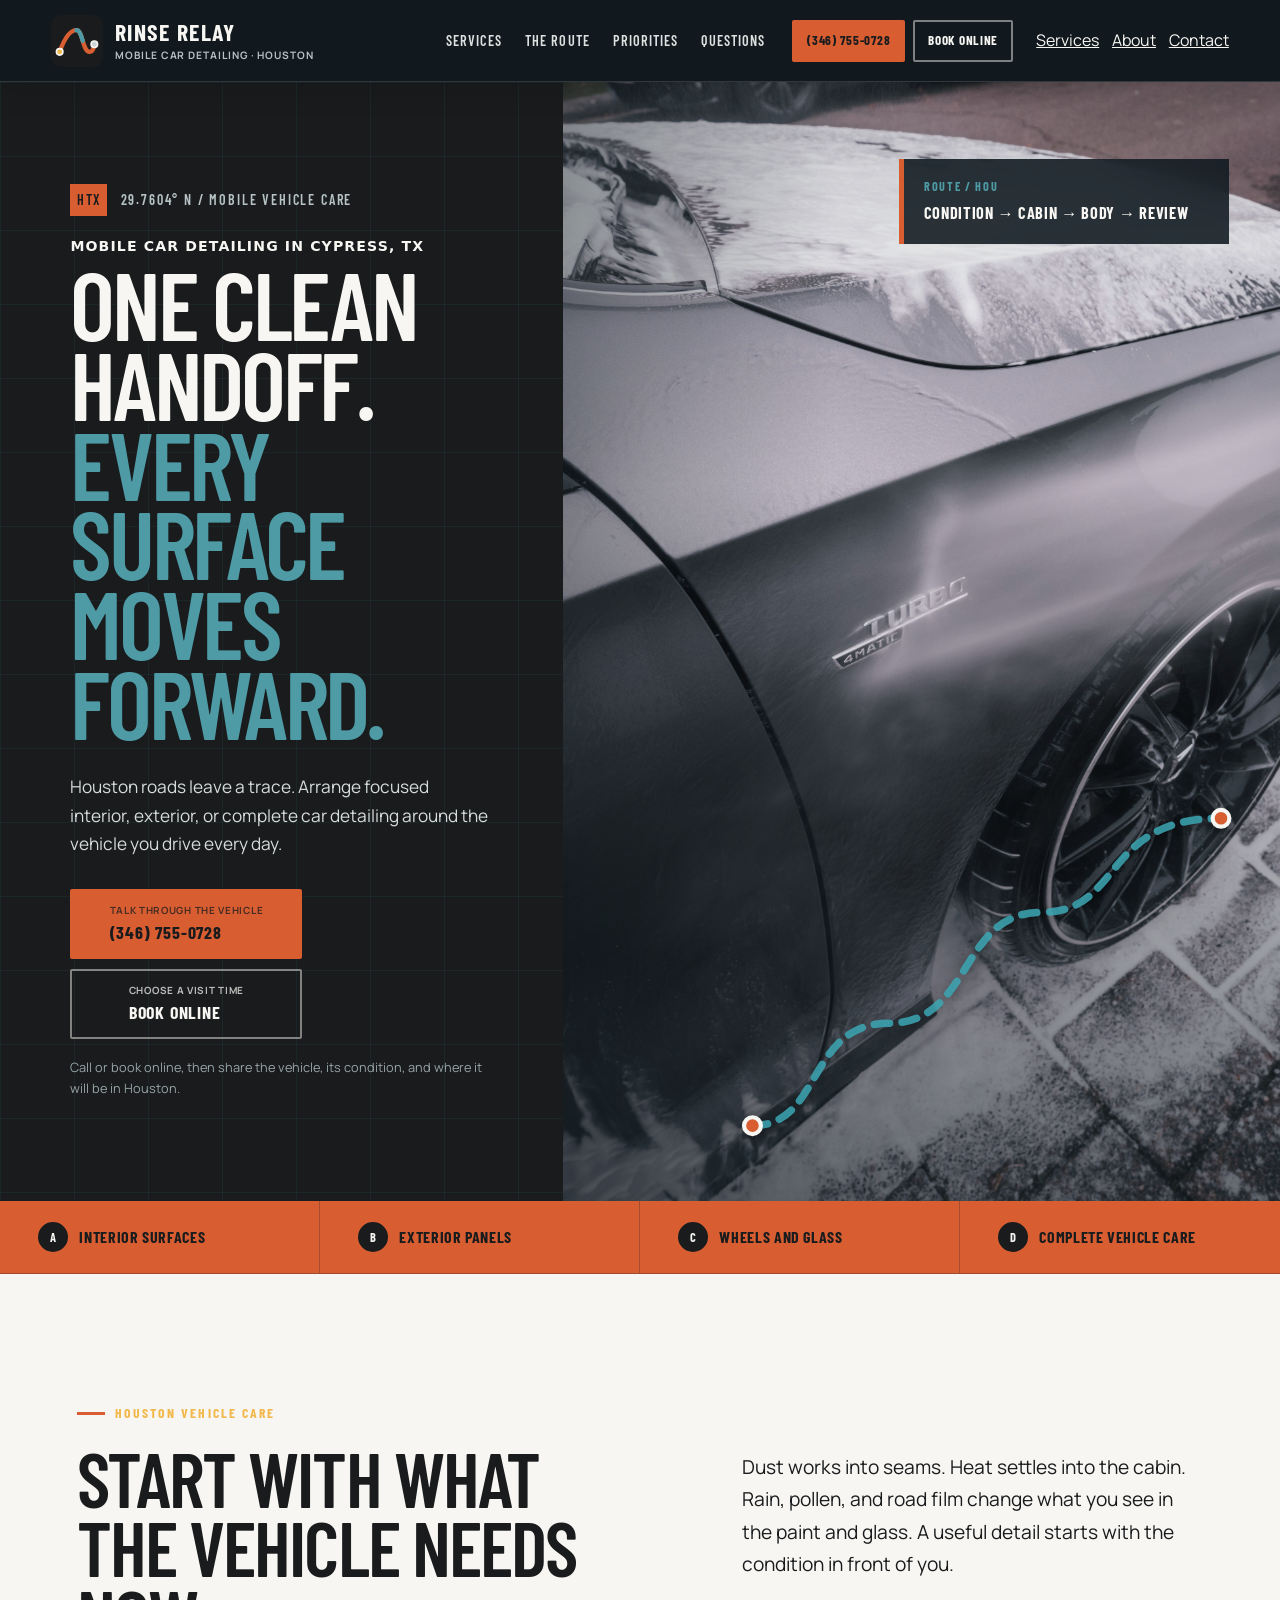
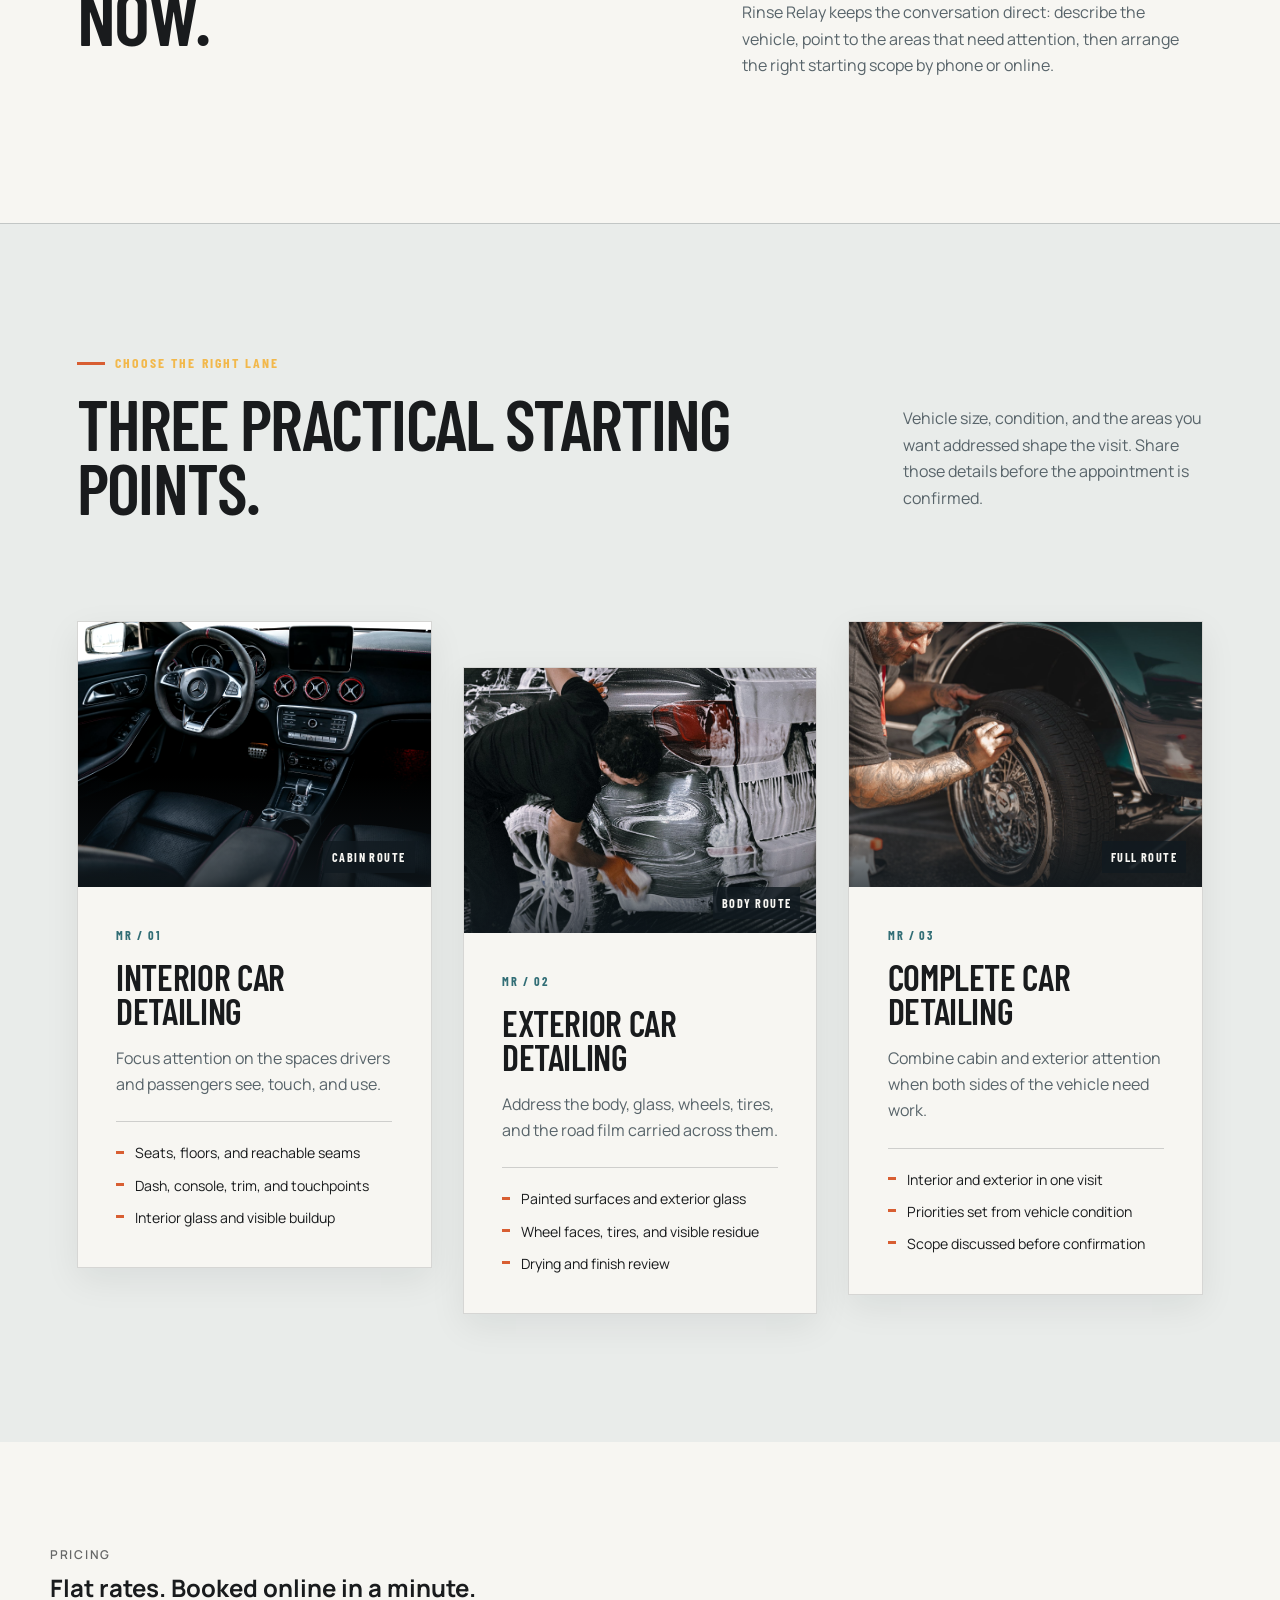
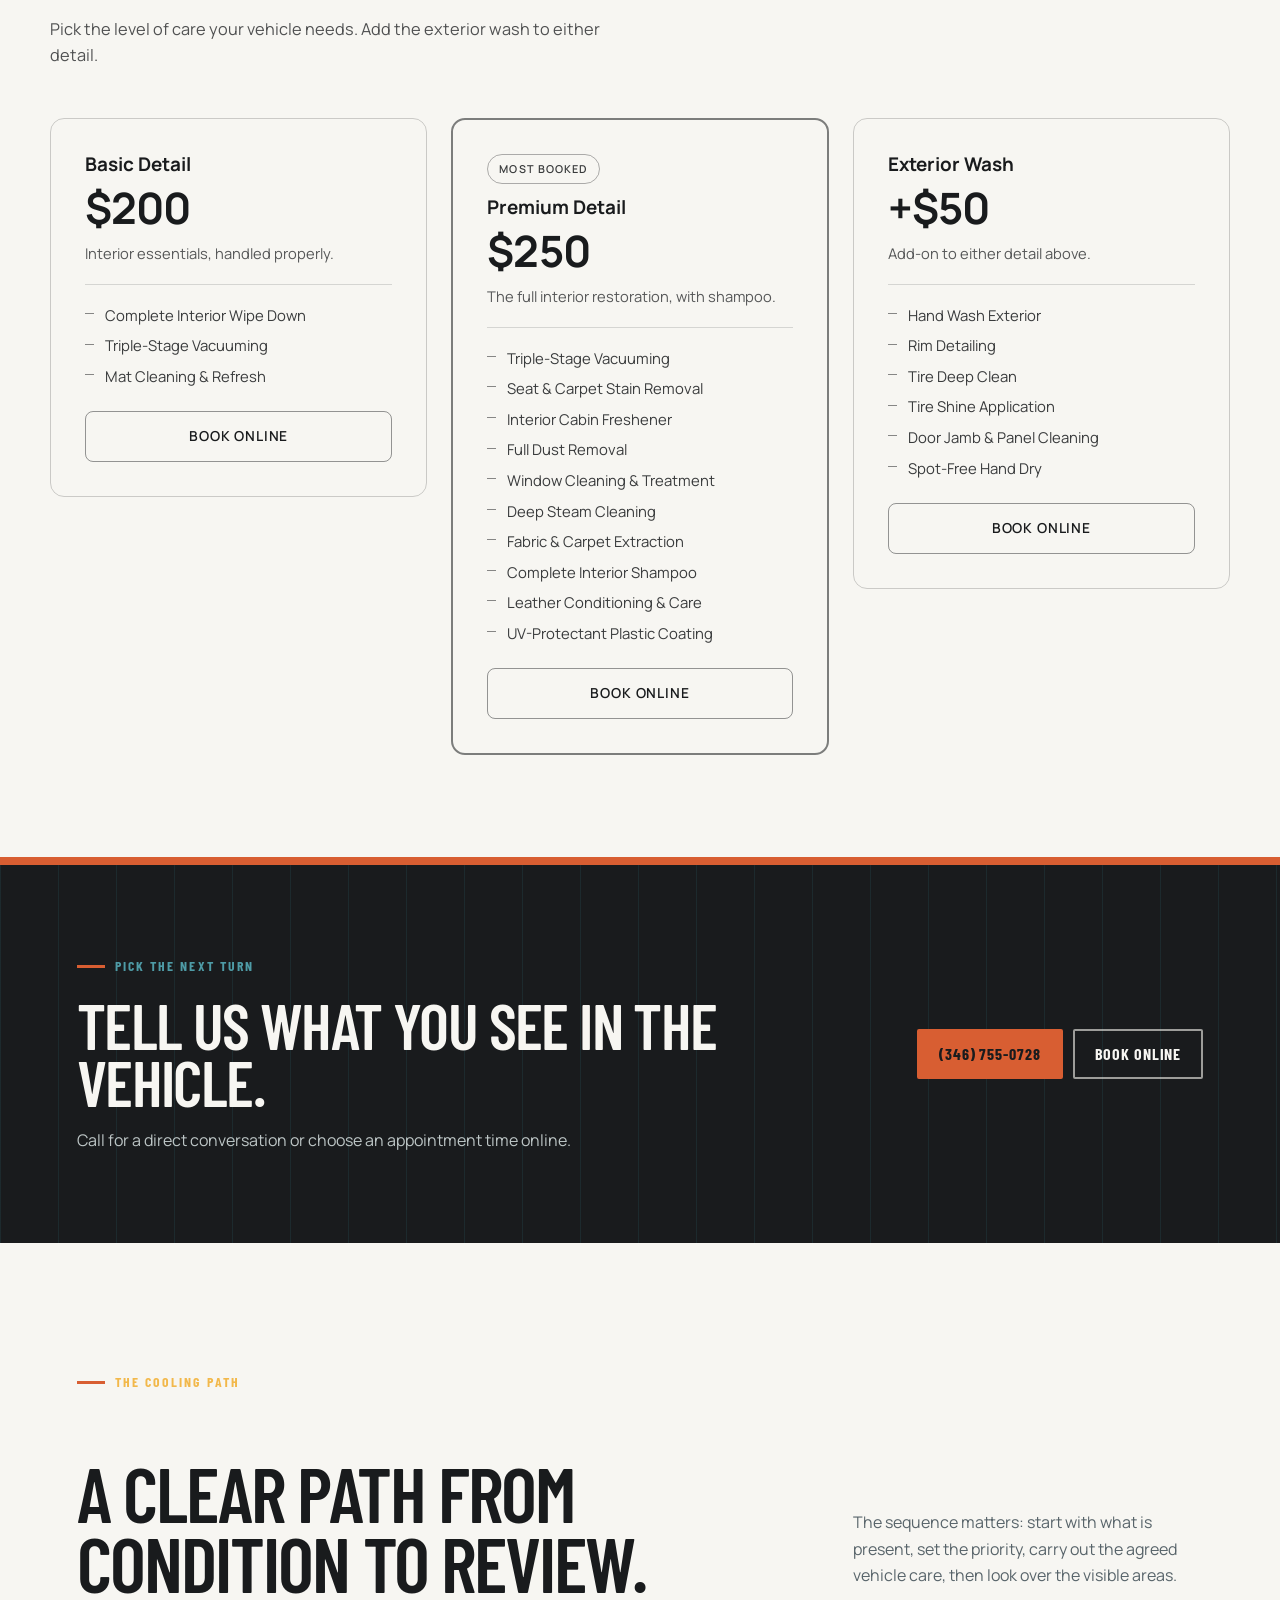
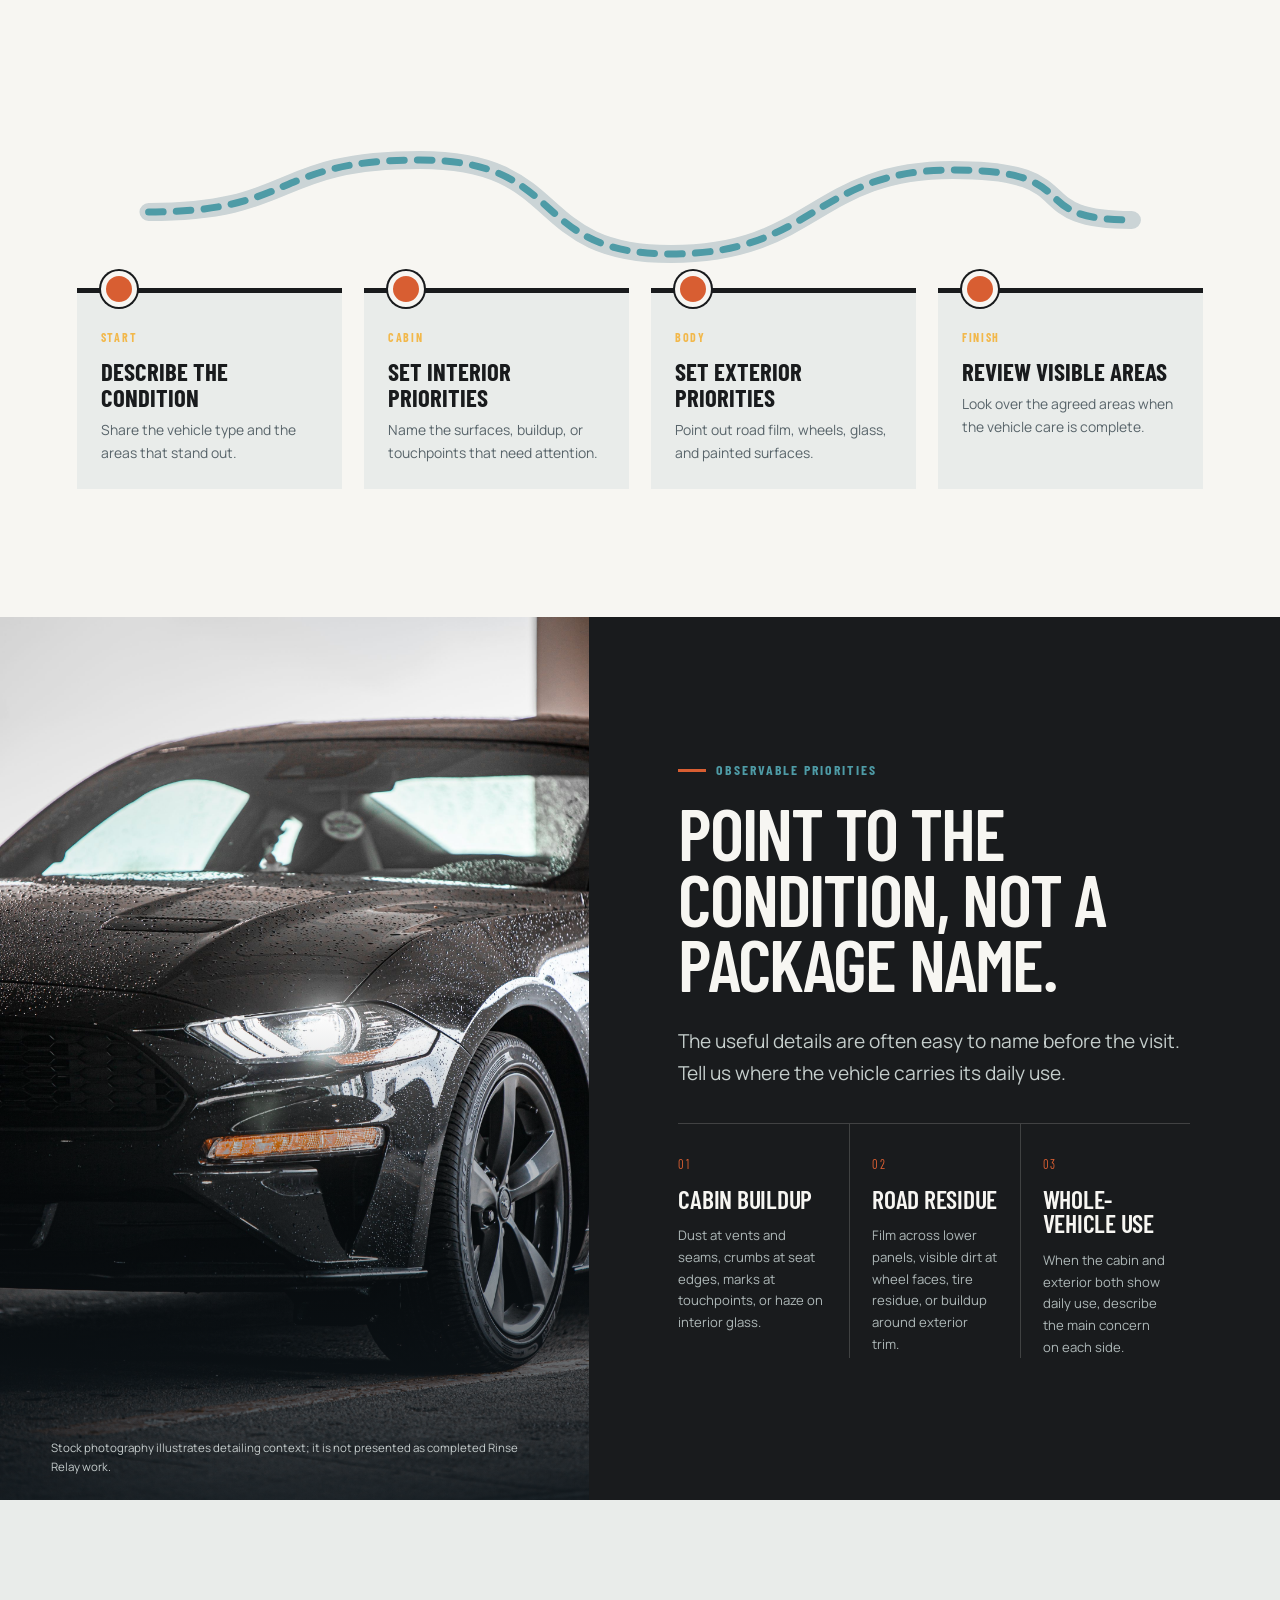
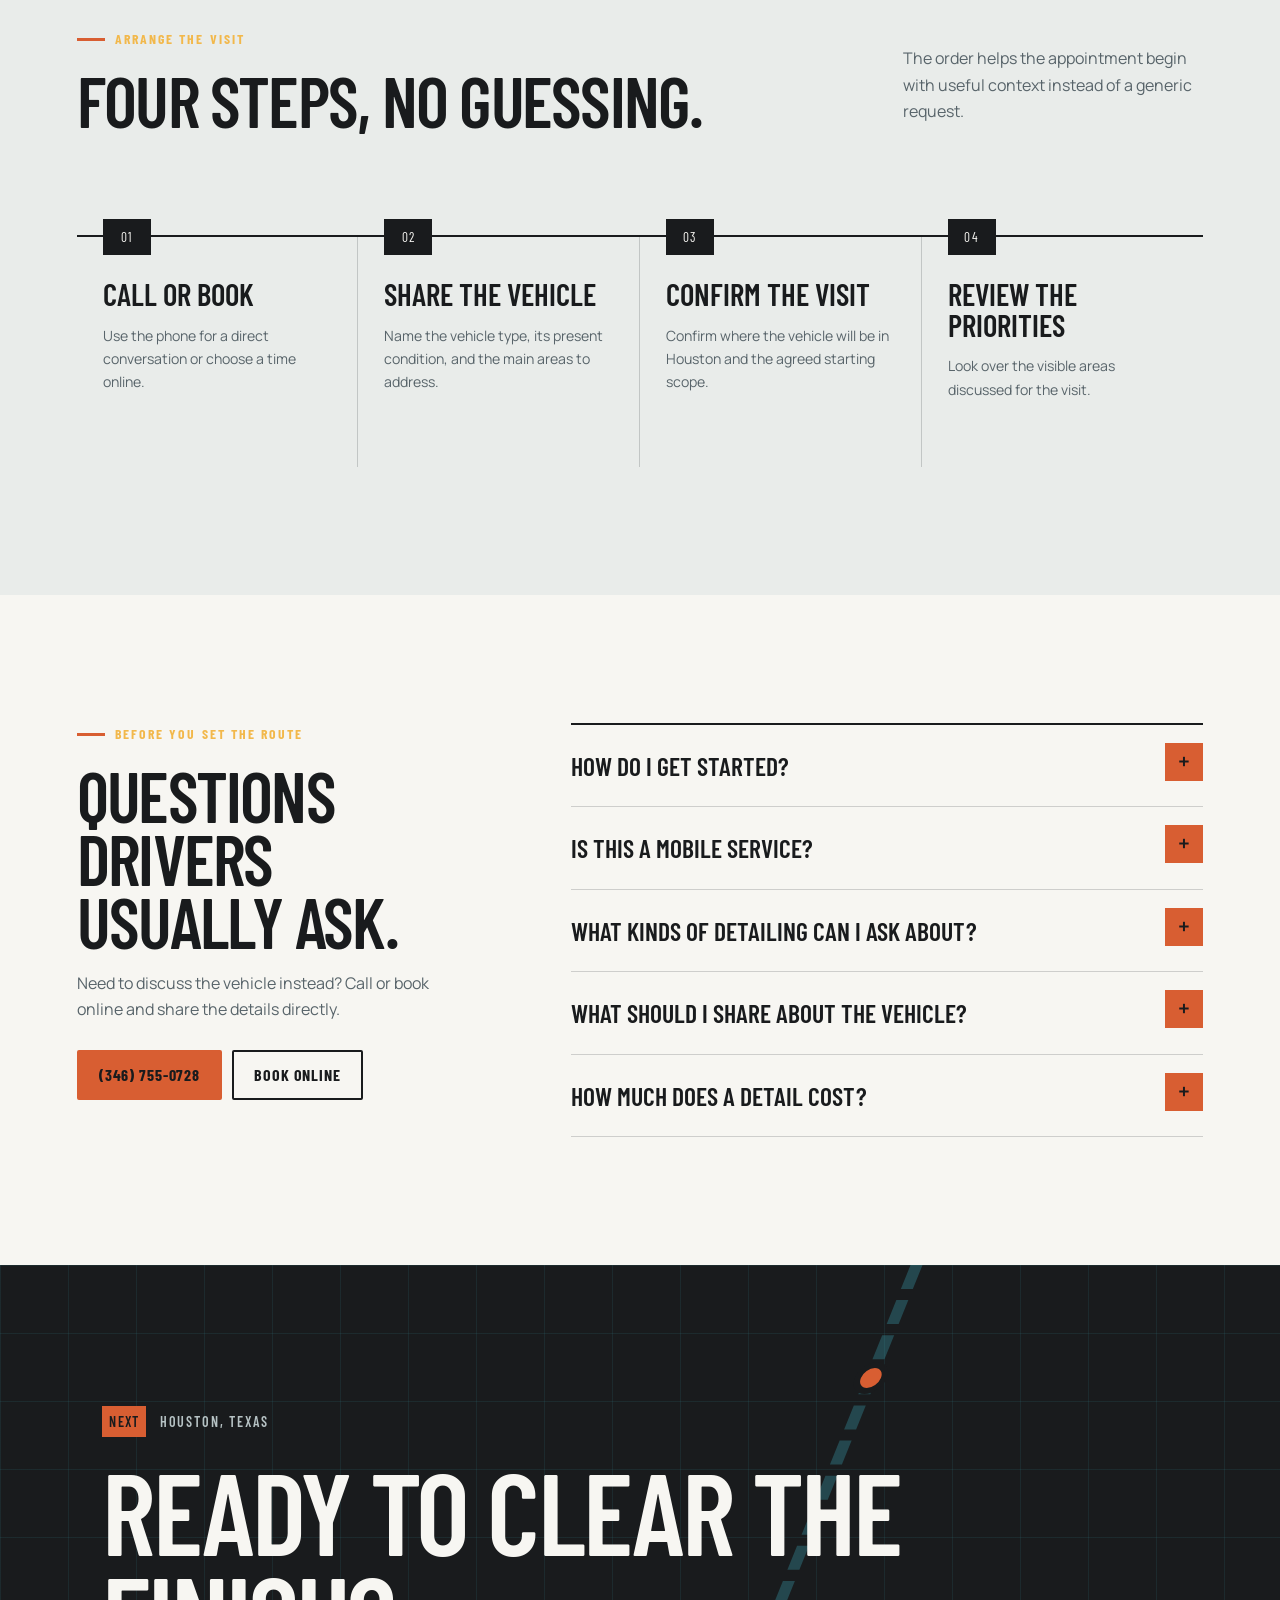
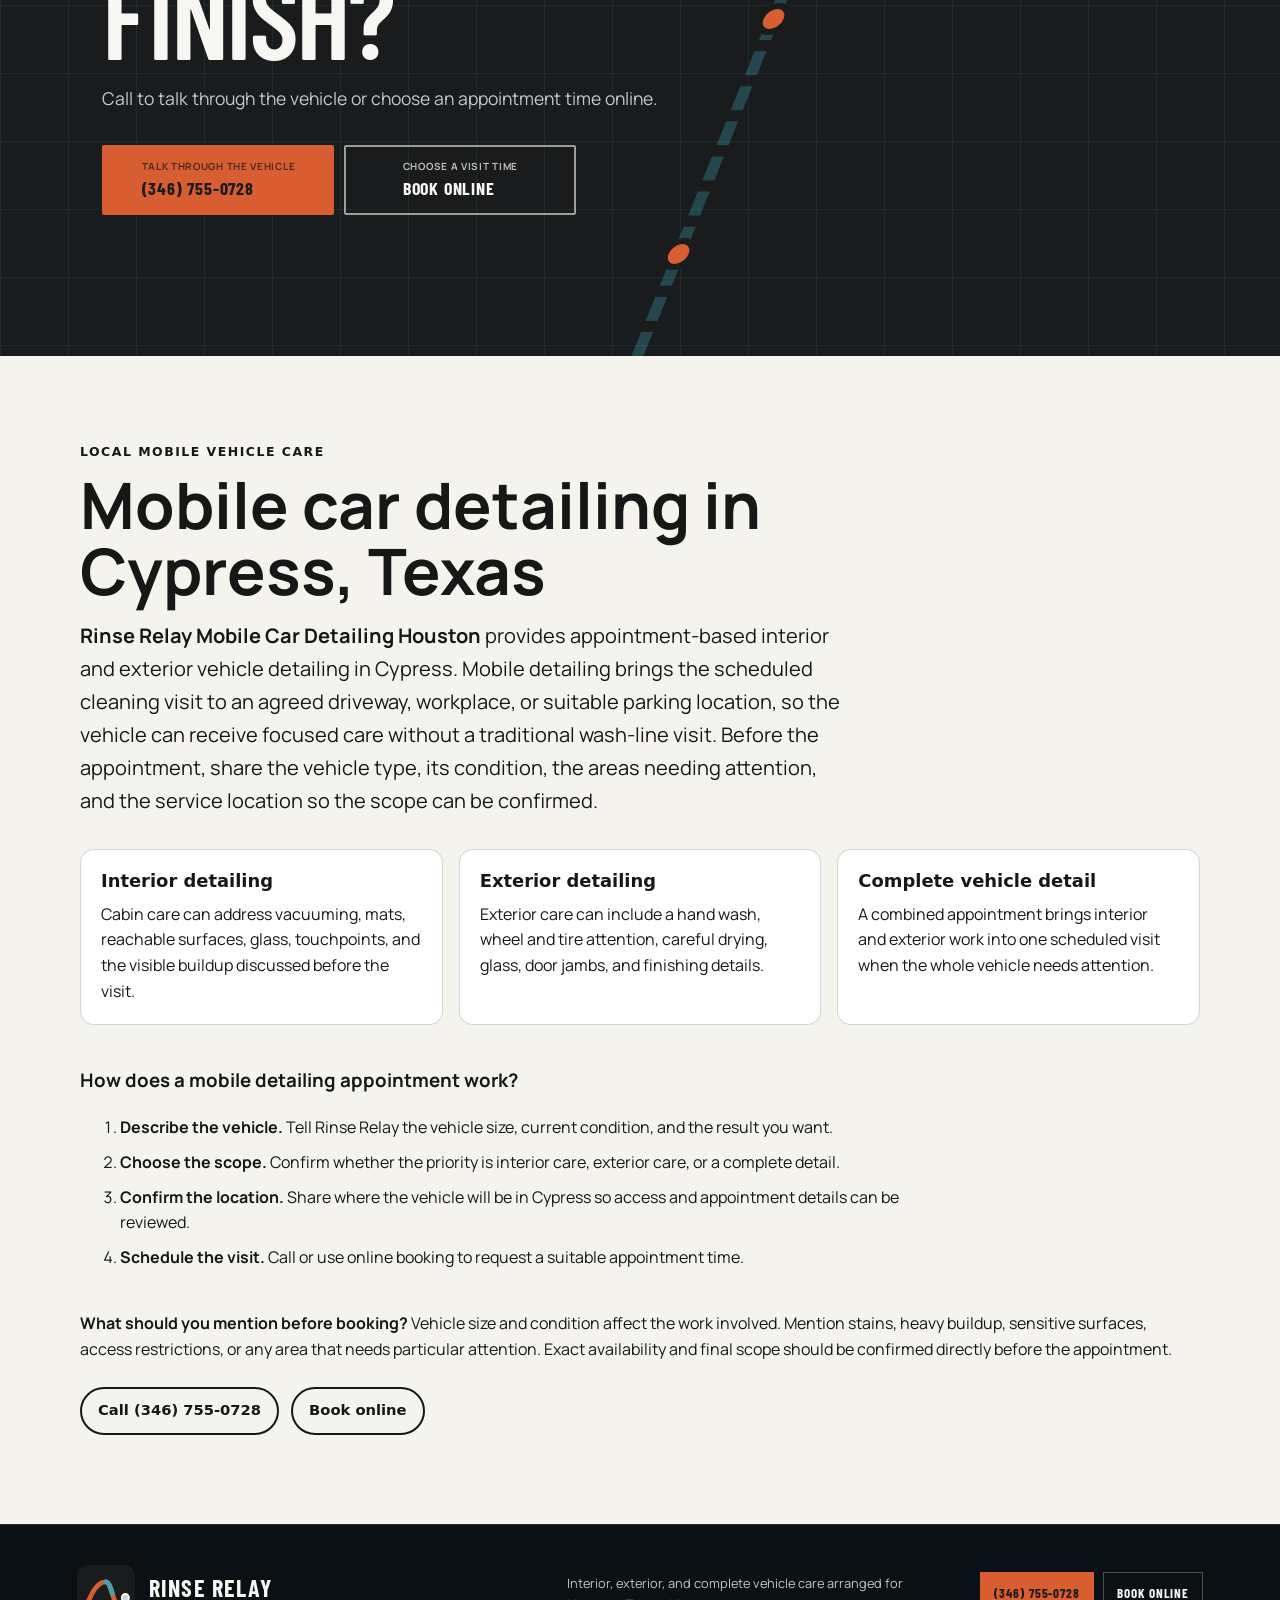
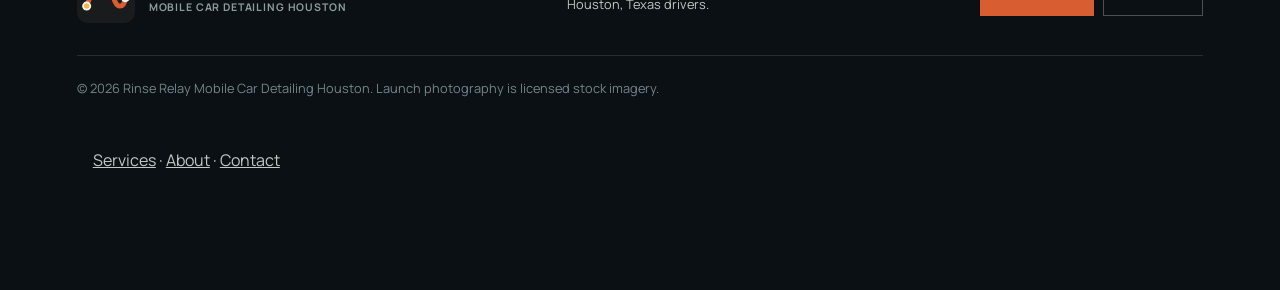
<file: index.html>
<!doctype html>
<html lang="en">
<head>
  <meta charset="utf-8">
  <meta name="viewport" content="width=device-width, initial-scale=1">
  <title>Mobile Car Detailing in Cypress, TX | Rinse Relay</title>
  <meta name="theme-color" content="#191b1d">
  <link rel="canonical" href="https://rinserelay.shop/">
  <link rel="icon" href="/assets/favicon.svg" type="image/svg+xml">
  <link rel="preconnect" href="https://fonts.googleapis.com">
  <link rel="preconnect" href="https://fonts.gstatic.com" crossorigin>
  <link href="https://fonts.googleapis.com/css2?family=Barlow+Condensed:wght@500;600;700&family=Manrope:wght@400;500;600;700&display=swap" rel="stylesheet">
  <link rel="preload" href="/assets/hero-route.jpg" as="image">
  <link rel="stylesheet" href="/styles.css">
  <script type="application/ld+json">
{
  "@context": "https://schema.org",
  "@type": "AutomotiveBusiness",
  "name": "Rinse Relay Mobile Car Detailing Houston",
  "url": "https://rinserelay.shop/",
  "telephone": "+1 346-755-0728",
  "address": {
    "@type": "PostalAddress",
    "streetAddress": "14100 Spring Cypress Rd #100",
    "addressLocality": "Cypress",
    "addressRegion": "TX",
    "postalCode": "77429",
    "addressCountry": "US"
  },
  "description": "Mobile car detailing in Houston, Texas with interior, exterior, and complete vehicle care appointments.",
  "areaServed": {
    "@type": "City",
    "name": "Cypress",
    "containedInPlace": {
      "@type": "State",
      "name": "Texas"
    }
  },
  "hasOfferCatalog": {
    "@type": "OfferCatalog",
    "name": "Car detailing services",
    "itemListElement": [
      {
        "@type": "Offer",
        "itemOffered": {
          "@type": "Service",
          "name": "Interior car detailing"
        }
      },
      {
        "@type": "Offer",
        "itemOffered": {
          "@type": "Service",
          "name": "Exterior car detailing"
        }
      },
      {
        "@type": "Offer",
        "itemOffered": {
          "@type": "Service",
          "name": "Complete car detailing"
        }
      }
    ]
  },
  "priceRange": "$200-$250",
  "makesOffer": [
    {
      "@type": "Offer",
      "name": "Basic Detail",
      "price": "200",
      "priceCurrency": "USD",
      "availability": "https://schema.org/InStock",
      "itemOffered": {
        "@type": "Service",
        "name": "Basic Detail",
        "description": "Interior essentials: complete interior wipe down, triple-stage vacuuming, and mat cleaning and refresh."
      }
    },
    {
      "@type": "Offer",
      "name": "Premium Detail",
      "price": "250",
      "priceCurrency": "USD",
      "availability": "https://schema.org/InStock",
      "itemOffered": {
        "@type": "Service",
        "name": "Premium Detail",
        "description": "The full interior restoration, including complete interior shampoo, deep steam cleaning, fabric and carpet extraction, and leather conditioning."
      }
    },
    {
      "@type": "Offer",
      "name": "Exterior Wash",
      "price": "50",
      "priceCurrency": "USD",
      "availability": "https://schema.org/InStock",
      "itemOffered": {
        "@type": "Service",
        "name": "Exterior Wash",
        "description": "Add-on exterior wash: hand wash, rim detailing, tire deep clean and shine, door jamb cleaning, and spot-free hand dry."
      }
    }
  ],
  "@id": "https://rinserelay.shop/#business",
  "geo": {
    "@type": "GeoCoordinates",
    "latitude": 30.003084115309,
    "longitude": -95.637039608882
  },
  "image": "https://rinserelay.shop/assets/hero-route.jpg",
  "contactPoint": {
    "@type": "ContactPoint",
    "telephone": "+1 346-755-0728",
    "contactType": "customer service",
    "areaServed": "US-TX",
    "availableLanguage": "English"
  }
}
    </script>
<!-- SEO-GEO:START -->
  <meta name="description" content="Mobile car detailing in Cypress, TX from Rinse Relay, with interior cleaning, exterior hand washing, and complete details. Call or book online.">
  <meta name="robots" content="index, follow, max-image-preview:large, max-snippet:-1, max-video-preview:-1">
  <meta property="og:locale" content="en_US">
  <meta property="og:type" content="website">
  <meta property="og:site_name" content="Rinse Relay">
  <meta property="og:title" content="Mobile Car Detailing in Cypress, TX | Rinse Relay">
  <meta property="og:description" content="Mobile car detailing in Cypress, TX from Rinse Relay, with interior cleaning, exterior hand washing, and complete details. Call or book online.">
  <meta property="og:url" content="https://rinserelay.shop/">
  <meta property="og:image" content="https://rinserelay.shop/assets/hero-route.jpg">
  <meta name="twitter:image" content="https://rinserelay.shop/assets/hero-route.jpg">
  <meta name="twitter:card" content="summary_large_image">
  <meta name="twitter:title" content="Mobile Car Detailing in Cypress, TX | Rinse Relay">
  <meta name="twitter:description" content="Mobile car detailing in Cypress, TX from Rinse Relay, with interior cleaning, exterior hand washing, and complete details. Call or book online.">
  <style id="seo-geo-styles">
    .seo-local-intent { display:block; margin:0 0 .55rem; font:700 clamp(.78rem,1.1vw,.95rem)/1.2 system-ui,sans-serif; letter-spacing:.08em; text-transform:uppercase; }
    .seo-geo-section { background:#f5f3ed; color:#171717; padding:clamp(3.5rem,7vw,6.5rem) clamp(1.25rem,5vw,5rem); }
    .seo-geo-inner { width:min(1120px,100%); margin:0 auto; }
    .seo-geo-kicker { margin:0 0 .75rem; font:700 .78rem/1.2 system-ui,sans-serif; letter-spacing:.12em; text-transform:uppercase; }
    .seo-geo-section h2 { max-width:22ch; margin:0 0 1rem; color:inherit; font-size:clamp(2rem,5vw,4rem); line-height:1.02; }
    .seo-geo-answer { max-width:760px; margin:0 0 2rem; font-size:clamp(1.05rem,2vw,1.25rem); line-height:1.65; }
    .seo-geo-grid { display:grid; grid-template-columns:repeat(3,minmax(0,1fr)); gap:1rem; margin:2rem 0; }
    .seo-geo-card { border:1px solid rgba(23,23,23,.18); border-radius:14px; padding:1.25rem; background:#fff; }
    .seo-geo-card h3 { margin:0 0 .6rem; color:inherit; font:700 1.12rem/1.25 system-ui,sans-serif; }
    .seo-geo-card p { margin:0; line-height:1.6; }
    .seo-geo-steps { max-width:820px; margin:2.5rem 0; }
    .seo-geo-steps li { margin:.65rem 0; line-height:1.55; }
    .seo-geo-actions { display:flex; flex-wrap:wrap; gap:.75rem; margin-top:1.5rem; }
    .seo-geo-action { display:inline-flex; align-items:center; min-height:48px; padding:.75rem 1rem; border:2px solid currentColor; border-radius:999px; color:inherit; font:700 .92rem/1 system-ui,sans-serif; text-decoration:none; }
    @media (max-width:760px) { .seo-geo-grid { grid-template-columns:1fr; } }
  </style>
<!-- SEO-GEO:END -->
  <script id="seo-geo-entity-schema" type="application/ld+json">
{
  "@context": "https://schema.org",
  "@graph": [
    {
      "@type": "WebSite",
      "@id": "https://rinserelay.shop/#website",
      "url": "https://rinserelay.shop/",
      "name": "Rinse Relay Mobile Car Detailing Houston",
      "inLanguage": "en-US",
      "publisher": {
        "@id": "https://rinserelay.shop/#business"
      }
    },
    {
      "@type": "Service",
      "@id": "https://rinserelay.shop/#mobile-car-detailing",
      "name": "Mobile Car Detailing in Cypress, Texas",
      "serviceType": "Mobile car detailing",
      "provider": {
        "@id": "https://rinserelay.shop/#business"
      },
      "areaServed": {
        "@type": "City",
        "name": "Cypress",
        "containedInPlace": {
          "@type": "State",
          "name": "Texas"
        }
      },
      "url": "https://rinserelay.shop/#services"
    }
  ]
}
  </script>
<style id="SEO-NEXT-NAV-CSS">.seo-next-nav{display:flex;gap:.8rem;flex-wrap:wrap}.seo-next-footer-nav{padding:1rem}.seo-next-footer-nav a{color:inherit}</style></head>
<body>
  <a class="skip-link" href="#main">Skip to content</a>

  <header class="site-header" data-header>
    <a class="brand" href="#top" aria-label="Rinse Relay home">
      <img src="/assets/logo.svg" width="52" height="52" alt="">
      <span class="brand-words">
        <strong>Rinse Relay</strong>
        <small>Mobile Car Detailing · Houston</small>
      </span>
    </a>

    <button class="menu-toggle" type="button" aria-expanded="false" aria-controls="site-nav">
      <span class="sr-only">Open menu</span>
      <i></i><i></i><i></i>
    </button>

    <nav class="site-nav" id="site-nav" aria-label="Primary navigation">
      <a href="#services">Services</a>
      <a href="#route">The route</a>
      <a href="#priorities">Priorities</a>
      <a href="#questions">Questions</a>
      <div class="nav-actions">
        <a class="button button-call button-small" href="tel:+13467550728">(346) 755-0728</a>
        <a class="button button-book button-small" href="https://cal.com/sumitdatta/auto-detail-service">Book online</a>
      </div>
    <!-- SEO-NEXT-NAV:START --><div class="seo-next-nav" aria-label="Expanded site pages"><a href="/services/">Services</a><a href="/about/">About</a><a href="/contact/">Contact</a></div><!-- SEO-NEXT-NAV:END --></nav>
  </header>

  <main id="main">
    <section class="hero" id="top">
      <div class="hero-copy">
        <p class="coordinate"><span>HTX</span> 29.7604° N / Mobile vehicle care</p>
        <h1><span class="seo-local-intent" data-seo-local-intent>Mobile Car Detailing in Cypress, TX</span>One clean handoff. <em>Every surface moves forward.</em></h1>
        <p class="hero-lede">Houston roads leave a trace. Arrange focused interior, exterior, or complete car detailing around the vehicle you drive every day.</p>
        <div class="action-pair hero-actions">
          <a class="button button-call button-large" href="tel:+13467550728">
            <span>Talk through the vehicle</span>
            <strong>(346) 755-0728</strong>
          </a>
          <a class="button button-book button-large" href="https://cal.com/sumitdatta/auto-detail-service">
            <span>Choose a visit time</span>
            <strong>Book online</strong>
          </a>
        </div>
        <p class="microcopy">Call or book online, then share the vehicle, its condition, and where it will be in Houston.</p>
      </div>

      <div class="hero-image" role="img" aria-label="A vehicle covered in foam during an exterior wash">
        <div class="hero-image-scrim"></div>
        <div class="hero-map-card" aria-hidden="true">
          <span>ROUTE / HOU</span>
          <strong>Condition → Cabin → Body → Review</strong>
        </div>
        <svg class="hero-route-line" viewBox="0 0 700 560" aria-hidden="true">
          <path d="M72 470 C156 470 136 348 235 348 S318 216 416 216 S487 104 630 104"/>
          <circle cx="72" cy="470" r="10"/>
          <circle cx="630" cy="104" r="10"/>
        </svg>
      </div>
    </section>

    <section class="road-strip" aria-label="Service focus">
      <p><span>A</span> Interior surfaces</p>
      <p><span>B</span> Exterior panels</p>
      <p><span>C</span> Wheels and glass</p>
      <p><span>D</span> Complete vehicle care</p>
    </section>

    <section class="section intro" aria-labelledby="intro-title">
      <div class="section-label">Houston vehicle care</div>
      <div class="intro-grid">
        <h2 id="intro-title">Start with what the vehicle needs now.</h2>
        <div class="intro-copy">
          <p class="lead">Dust works into seams. Heat settles into the cabin. Rain, pollen, and road film change what you see in the paint and glass. A useful detail starts with the condition in front of you.</p>
          <p>Rinse Relay keeps the conversation direct: describe the vehicle, point to the areas that need attention, then arrange the right starting scope by phone or online.</p>
        </div>
      </div>
    </section>

    <section class="section services" id="services" aria-labelledby="services-title">
      <div class="section-heading">
        <div>
          <p class="section-kicker">Choose the right lane</p>
          <h2 id="services-title">Three practical starting points.</h2>
        </div>
        <p>Vehicle size, condition, and the areas you want addressed shape the visit. Share those details before the appointment is confirmed.</p>
      </div>

      <div class="service-grid">
        <article class="service-card">
          <div class="service-photo">
            <img src="/assets/service-interior.jpg" alt="A vehicle interior receiving careful surface cleaning" loading="lazy">
            <span>Cabin route</span>
          </div>
          <div class="service-content">
            <p class="service-code">MR / 01</p>
            <h3>Interior car detailing</h3>
            <p>Focus attention on the spaces drivers and passengers see, touch, and use.</p>
            <ul>
              <li>Seats, floors, and reachable seams</li>
              <li>Dash, console, trim, and touchpoints</li>
              <li>Interior glass and visible buildup</li>
            </ul>
          </div>
        </article>

        <article class="service-card service-card-offset">
          <div class="service-photo">
            <img src="/assets/service-foam.jpg" alt="A dark car covered with wash foam" loading="lazy">
            <span>Body route</span>
          </div>
          <div class="service-content">
            <p class="service-code">MR / 02</p>
            <h3>Exterior car detailing</h3>
            <p>Address the body, glass, wheels, tires, and the road film carried across them.</p>
            <ul>
              <li>Painted surfaces and exterior glass</li>
              <li>Wheel faces, tires, and visible residue</li>
              <li>Drying and finish review</li>
            </ul>
          </div>
        </article>

        <article class="service-card">
          <div class="service-photo">
            <img src="/assets/service-wheel.jpg" alt="A vehicle wheel covered with cleaning foam" loading="lazy">
            <span>Full route</span>
          </div>
          <div class="service-content">
            <p class="service-code">MR / 03</p>
            <h3>Complete car detailing</h3>
            <p>Combine cabin and exterior attention when both sides of the vehicle need work.</p>
            <ul>
              <li>Interior and exterior in one visit</li>
              <li>Priorities set from vehicle condition</li>
              <li>Scope discussed before confirmation</li>
            </ul>
          </div>
        </article>
      </div>
    </section>

    <section class="rates" id="pricing" aria-labelledby="pricing-title">
      <div class="rates-shell">
        <div class="rates-head">
          <p class="rates-eyebrow">Pricing</p>
          <h2 id="pricing-title">Flat rates. Booked online in a minute.</h2>
          <p class="rates-intro">Pick the level of care your vehicle needs. Add the exterior wash to either detail.</p>
        </div>

        <div class="rate-grid">
          <article class="rate-card">
            <h3>Basic Detail</h3>
            <p class="rate-figure">$200</p>
            <p class="rate-note">Interior essentials, handled properly.</p>
            <ul class="rate-list">
              <li>Complete Interior Wipe Down</li>
              <li>Triple-Stage Vacuuming</li>
              <li>Mat Cleaning &amp; Refresh</li>
            </ul>
            <a class="rate-cta" href="https://cal.com/sumitdatta/auto-detail-service" target="_blank" rel="noopener">Book Online</a>
          </article>
          <article class="rate-card rate-card-featured">
            <span class="rate-badge">Most booked</span>
            <h3>Premium Detail</h3>
            <p class="rate-figure">$250</p>
            <p class="rate-note">The full interior restoration, with shampoo.</p>
            <ul class="rate-list">
              <li>Triple-Stage Vacuuming</li>
              <li>Seat &amp; Carpet Stain Removal</li>
              <li>Interior Cabin Freshener</li>
              <li>Full Dust Removal</li>
              <li>Window Cleaning &amp; Treatment</li>
              <li>Deep Steam Cleaning</li>
              <li>Fabric &amp; Carpet Extraction</li>
              <li>Complete Interior Shampoo</li>
              <li>Leather Conditioning &amp; Care</li>
              <li>UV-Protectant Plastic Coating</li>
            </ul>
            <a class="rate-cta" href="https://cal.com/sumitdatta/auto-detail-service" target="_blank" rel="noopener">Book Online</a>
          </article>
          <article class="rate-card">
            <h3>Exterior Wash</h3>
            <p class="rate-figure">+$50</p>
            <p class="rate-note">Add-on to either detail above.</p>
            <ul class="rate-list">
              <li>Hand Wash Exterior</li>
              <li>Rim Detailing</li>
              <li>Tire Deep Clean</li>
              <li>Tire Shine Application</li>
              <li>Door Jamb &amp; Panel Cleaning</li>
              <li>Spot-Free Hand Dry</li>
            </ul>
            <a class="rate-cta" href="https://cal.com/sumitdatta/auto-detail-service" target="_blank" rel="noopener">Book Online</a>
          </article>
        </div>
      </div>
    </section>


    <section class="route-callout" aria-label="Contact Rinse Relay">
      <div>
        <p class="section-kicker">Pick the next turn</p>
        <h2>Tell us what you see in the vehicle.</h2>
        <p>Call for a direct conversation or choose an appointment time online.</p>
      </div>
      <div class="action-pair">
        <a class="button button-call" href="tel:+13467550728">(346) 755-0728</a>
        <a class="button button-book button-book-light" href="https://cal.com/sumitdatta/auto-detail-service">Book online</a>
      </div>
    </section>

    <section class="section route-section" id="route" aria-labelledby="route-title">
      <div class="route-intro">
        <p class="section-kicker">The cooling path</p>
        <h2 id="route-title">A clear path from condition to review.</h2>
        <p>The sequence matters: start with what is present, set the priority, carry out the agreed vehicle care, then look over the visible areas.</p>
      </div>

      <div class="route-map">
        <svg viewBox="0 0 1100 190" preserveAspectRatio="none" aria-hidden="true">
          <path class="route-base" d="M70 100 C215 100 190 48 335 48 S440 142 580 142 S720 58 855 58 S920 108 1030 108"/>
          <path class="route-progress" d="M70 100 C215 100 190 48 335 48 S440 142 580 142 S720 58 855 58 S920 108 1030 108"/>
        </svg>
        <ol class="waypoints">
          <li>
            <span>Start</span>
            <strong>Describe the condition</strong>
            <p>Share the vehicle type and the areas that stand out.</p>
          </li>
          <li>
            <span>Cabin</span>
            <strong>Set interior priorities</strong>
            <p>Name the surfaces, buildup, or touchpoints that need attention.</p>
          </li>
          <li>
            <span>Body</span>
            <strong>Set exterior priorities</strong>
            <p>Point out road film, wheels, glass, and painted surfaces.</p>
          </li>
          <li>
            <span>Finish</span>
            <strong>Review visible areas</strong>
            <p>Look over the agreed areas when the vehicle care is complete.</p>
          </li>
        </ol>
      </div>
    </section>

    <section class="priorities" id="priorities" aria-labelledby="priorities-title">
      <div class="priority-image">
        <img src="/assets/detail-wet-paint.jpg" alt="Water droplets reflecting light on dark vehicle paint" loading="lazy">
        <p>Stock photography illustrates detailing context; it is not presented as completed Rinse Relay work.</p>
      </div>
      <div class="priority-copy">
        <p class="section-kicker">Observable priorities</p>
        <h2 id="priorities-title">Point to the condition, not a package name.</h2>
        <p class="lead">The useful details are often easy to name before the visit. Tell us where the vehicle carries its daily use.</p>
        <div class="priority-list">
          <article>
            <span>01</span>
            <h3>Cabin buildup</h3>
            <p>Dust at vents and seams, crumbs at seat edges, marks at touchpoints, or haze on interior glass.</p>
          </article>
          <article>
            <span>02</span>
            <h3>Road residue</h3>
            <p>Film across lower panels, visible dirt at wheel faces, tire residue, or buildup around exterior trim.</p>
          </article>
          <article>
            <span>03</span>
            <h3>Whole-vehicle use</h3>
            <p>When the cabin and exterior both show daily use, describe the main concern on each side.</p>
          </article>
        </div>
      </div>
    </section>

    <section class="section process" aria-labelledby="process-title">
      <div class="section-heading">
        <div>
          <p class="section-kicker">Arrange the visit</p>
          <h2 id="process-title">Four steps, no guessing.</h2>
        </div>
        <p>The order helps the appointment begin with useful context instead of a generic request.</p>
      </div>
      <ol class="process-grid">
        <li><span>Call or book</span><p>Use the phone for a direct conversation or choose a time online.</p></li>
        <li><span>Share the vehicle</span><p>Name the vehicle type, its present condition, and the main areas to address.</p></li>
        <li><span>Confirm the visit</span><p>Confirm where the vehicle will be in Houston and the agreed starting scope.</p></li>
        <li><span>Review the priorities</span><p>Look over the visible areas discussed for the visit.</p></li>
      </ol>
    </section>

    <section class="section questions" id="questions" aria-labelledby="questions-title">
      <div class="questions-intro">
        <p class="section-kicker">Before you set the route</p>
        <h2 id="questions-title">Questions drivers usually ask.</h2>
        <p>Need to discuss the vehicle instead? Call or book online and share the details directly.</p>
        <div class="action-pair questions-actions">
          <a class="button button-call" href="tel:+13467550728">(346) 755-0728</a>
          <a class="button button-book button-book-dark" href="https://cal.com/sumitdatta/auto-detail-service">Book online</a>
        </div>
      </div>
      <div class="faq-list">
        <details>
          <summary>How do I get started?</summary>
          <p>Call (346) 755-0728 or book online. Share the vehicle type, its condition, the areas that need attention, and where it will be in Houston.</p>
        </details>
        <details>
          <summary>Is this a mobile service?</summary>
          <p>Yes. Rinse Relay is built around mobile car detailing in Houston. Confirm the location and visit details when you call or book.</p>
        </details>
        <details>
          <summary>What kinds of detailing can I ask about?</summary>
          <p>Start with interior, exterior, or complete car detailing. The vehicle size, condition, and visible priorities help shape the scope.</p>
        </details>
        <details>
          <summary>What should I share about the vehicle?</summary>
          <p>Share the vehicle type, what you can see now, any areas that need focused attention, and where the vehicle will be for the visit.</p>
        </details>
        <details>
          <summary>How much does a detail cost?</summary>
          <p>The Basic Detail is $200 and covers interior essentials. The Premium Detail is $250 and includes a complete interior shampoo. An Exterior Wash can be added to either for $50. Vehicle size and condition can affect the final scope, so confirm the details when you call or book.</p>
        </details>
      </div>
    </section>

    <section class="final-cta" id="contact">
      <div class="final-route-mark" aria-hidden="true">
        <span></span><span></span><span></span>
      </div>
      <p class="coordinate"><span>NEXT</span> Houston, Texas</p>
      <h2>Ready to clear the finish?</h2>
      <p>Call to talk through the vehicle or choose an appointment time online.</p>
      <div class="action-pair final-actions">
        <a class="button button-call button-large" href="tel:+13467550728">
          <span>Talk through the vehicle</span>
          <strong>(346) 755-0728</strong>
        </a>
        <a class="button button-book button-book-light button-large" href="https://cal.com/sumitdatta/auto-detail-service">
          <span>Choose a visit time</span>
          <strong>Book online</strong>
        </a>
      </div>
    </section>
  <!-- SEO-GEO-LOCAL:START -->
    <section class="seo-geo-section" id="local-detailing" aria-labelledby="local-detailing-title">
      <div class="seo-geo-inner">
        <p class="seo-geo-kicker">Local mobile vehicle care</p>
        <h2 id="local-detailing-title">Mobile car detailing in Cypress, Texas</h2>
        <p class="seo-geo-answer"><strong>Rinse Relay Mobile Car Detailing Houston</strong> provides appointment-based interior and exterior vehicle detailing in Cypress. Mobile detailing brings the scheduled cleaning visit to an agreed driveway, workplace, or suitable parking location, so the vehicle can receive focused care without a traditional wash-line visit. Before the appointment, share the vehicle type, its condition, the areas needing attention, and the service location so the scope can be confirmed.</p>

        <div class="seo-geo-grid" aria-label="Available detailing options">
          <article class="seo-geo-card">
            <h3>Interior detailing</h3>
            <p>Cabin care can address vacuuming, mats, reachable surfaces, glass, touchpoints, and the visible buildup discussed before the visit.</p>
          </article>
          <article class="seo-geo-card">
            <h3>Exterior detailing</h3>
            <p>Exterior care can include a hand wash, wheel and tire attention, careful drying, glass, door jambs, and finishing details.</p>
          </article>
          <article class="seo-geo-card">
            <h3>Complete vehicle detail</h3>
            <p>A combined appointment brings interior and exterior work into one scheduled visit when the whole vehicle needs attention.</p>
          </article>
        </div>

        <div class="seo-geo-steps">
          <h3>How does a mobile detailing appointment work?</h3>
          <ol>
            <li><strong>Describe the vehicle.</strong> Tell Rinse Relay the vehicle size, current condition, and the result you want.</li>
            <li><strong>Choose the scope.</strong> Confirm whether the priority is interior care, exterior care, or a complete detail.</li>
            <li><strong>Confirm the location.</strong> Share where the vehicle will be in Cypress so access and appointment details can be reviewed.</li>
            <li><strong>Schedule the visit.</strong> Call or use online booking to request a suitable appointment time.</li>
          </ol>
        </div>

        <p><strong>What should you mention before booking?</strong> Vehicle size and condition affect the work involved. Mention stains, heavy buildup, sensitive surfaces, access restrictions, or any area that needs particular attention. Exact availability and final scope should be confirmed directly before the appointment.</p>
        <div class="seo-geo-actions">
          <a class="seo-geo-action" href="tel:+13467550728">Call (346) 755-0728</a>
          <a class="seo-geo-action" href="https://cal.com/sumitdatta/auto-detail-service" target="_blank" rel="noopener">Book online</a>
        </div>
      </div>
    </section>
<!-- SEO-GEO-LOCAL:END -->
  </main>

  <footer class="site-footer">
    <div class="footer-brand">
      <img src="/assets/logo.svg" width="58" height="58" alt="">
      <div><strong>Rinse Relay</strong><span>Mobile Car Detailing Houston</span></div>
    </div>
    <p>Interior, exterior, and complete vehicle care arranged for Houston, Texas drivers.</p>
    <div class="footer-actions">
      <a href="tel:+13467550728">(346) 755-0728</a>
      <a href="https://cal.com/sumitdatta/auto-detail-service">Book online</a>
    </div>
    <p class="footer-fine">© <span data-year>2026</span> Rinse Relay Mobile Car Detailing Houston. Launch photography is licensed stock imagery.</p>
  <!-- SEO-NEXT-NAV:START --><nav class="seo-next-footer-nav" aria-label="Expanded footer navigation"><a href="/services/">Services</a> · <a href="/about/">About</a> · <a href="/contact/">Contact</a></nav><!-- SEO-NEXT-NAV:END --></footer>

  <div class="mobile-action-bar" aria-label="Contact options">
    <a href="tel:+13467550728"><span>Call</span><strong>(346) 755-0728</strong></a>
    <a href="https://cal.com/sumitdatta/auto-detail-service"><span>Schedule</span><strong>Book online</strong></a>
  </div>

  <script src="/script.js" defer></script>
</body>
</html>
</file>
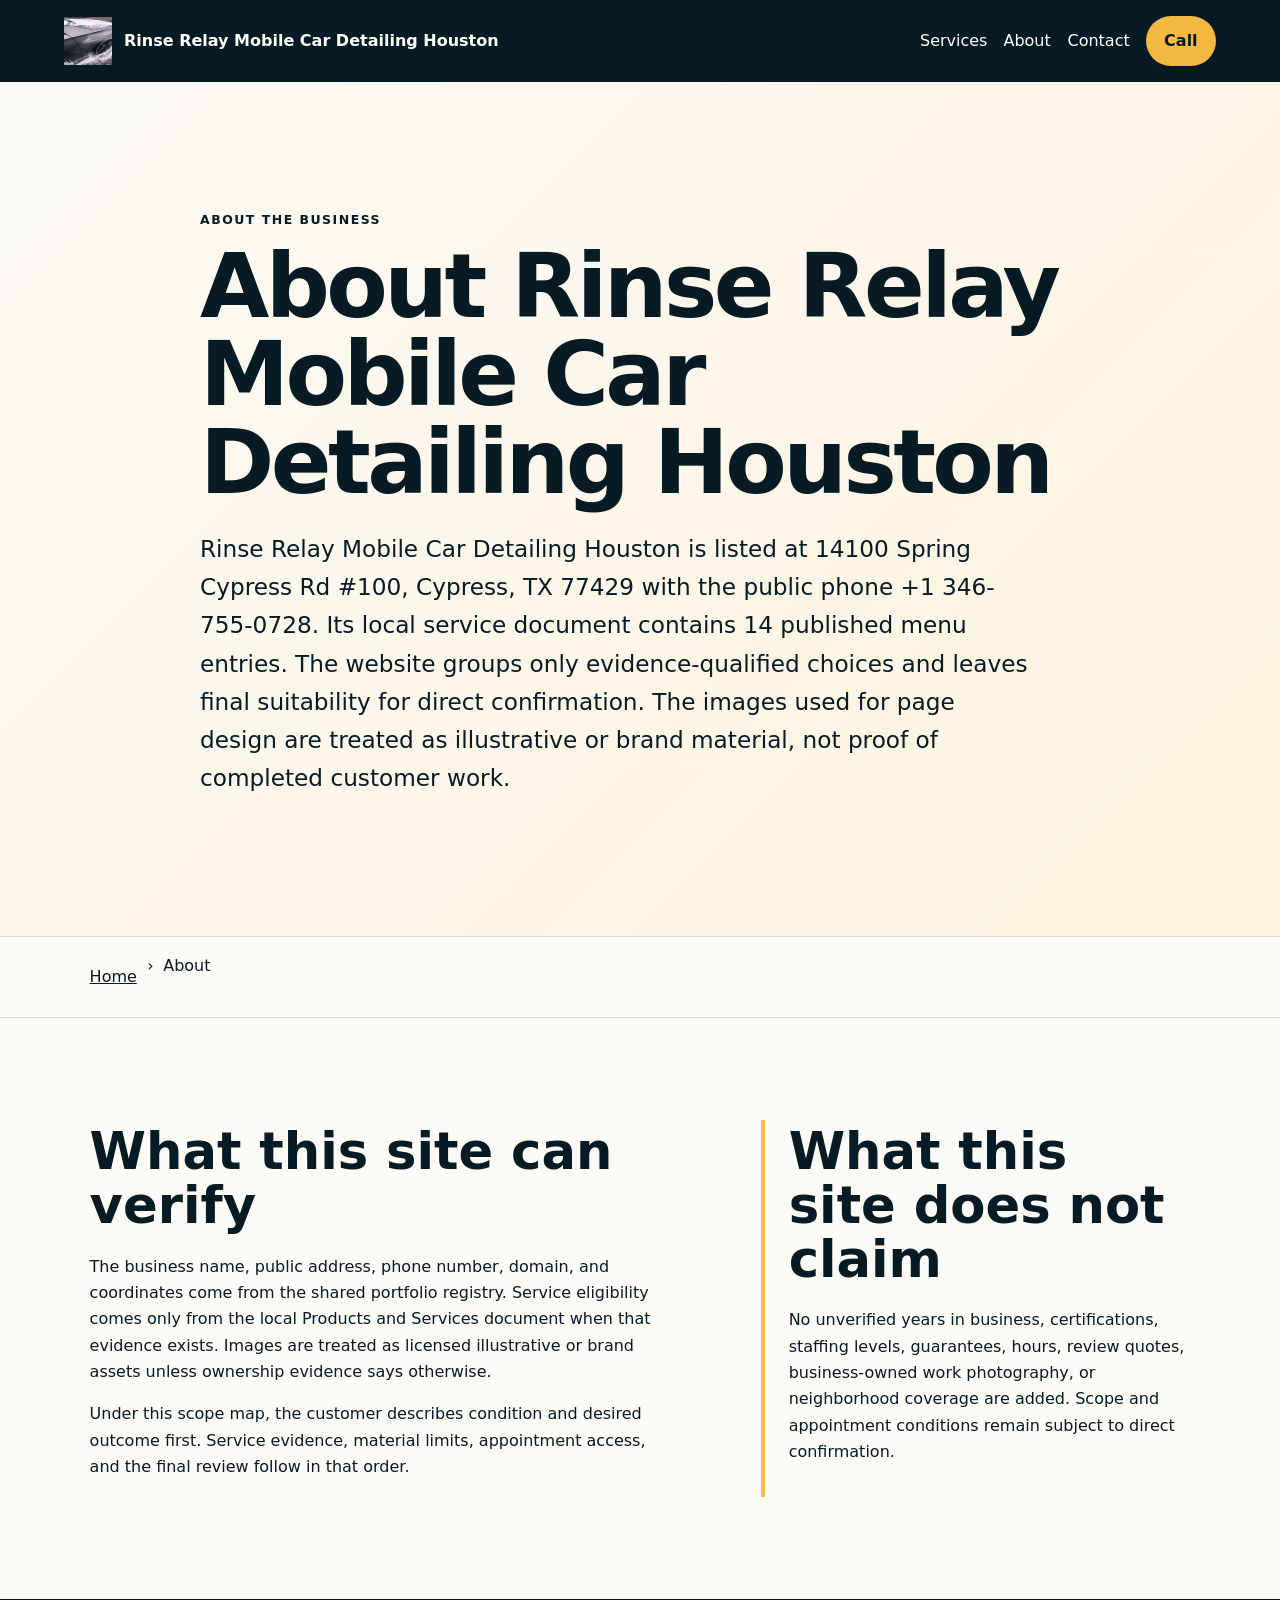
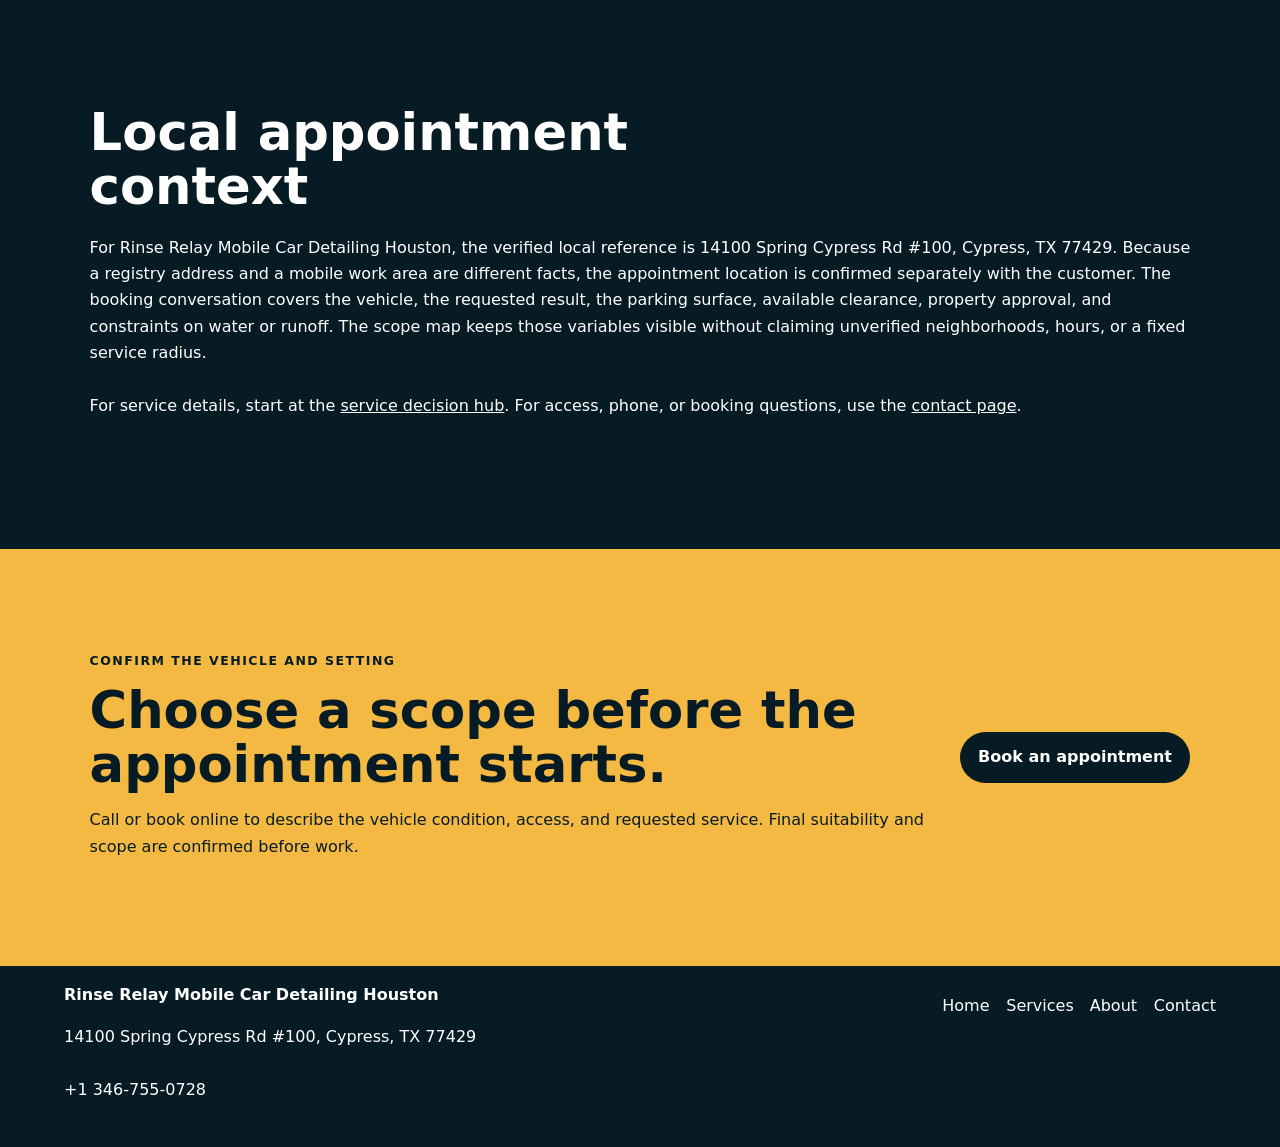
<file: about/index.html>
<!doctype html>
<html lang="en"><head>
  <meta charset="utf-8"><meta name="viewport" content="width=device-width,initial-scale=1">
  <title>About Rinse Relay Mobile Car Detailing Houston | Cypress, TX</title>
  <meta name="description" content="Verified identity, evidence boundaries, and appointment-planning approach for Rinse Relay Mobile Car Detailing Houston in Cypress, TX.">
  <meta name="robots" content="index, follow, max-image-preview:large, max-snippet:-1">
  <link rel="canonical" href="https://rinserelay.shop/about/">
  <meta property="og:type" content="website"><meta property="og:title" content="About Rinse Relay Mobile Car Detailing Houston | Cypress, TX">
  <meta property="og:description" content="Verified identity, evidence boundaries, and appointment-planning approach for Rinse Relay Mobile Car Detailing Houston in Cypress, TX."><meta property="og:url" content="https://rinserelay.shop/about/">
  <meta property="og:image" content="https://rinserelay.shop/assets/hero-route.jpg"><meta name="twitter:card" content="summary_large_image">
  <link rel="icon" href="/assets/favicon.svg"><link rel="stylesheet" href="/seo-pages.css"><script type="application/ld+json">{
  "@context": "https://schema.org",
  "@graph": [
    {
      "@type": "BreadcrumbList",
      "@id": "https://rinserelay.shop/about/#breadcrumb",
      "itemListElement": [
        {
          "@type": "ListItem",
          "position": 1,
          "name": "Home",
          "item": "https://rinserelay.shop/"
        },
        {
          "@type": "ListItem",
          "position": 2,
          "name": "About Rinse Relay Mobile Car Detailing Houston | Cypress, TX",
          "item": "https://rinserelay.shop/about/"
        }
      ]
    },
    {
      "@type": "WebPage",
      "@id": "https://rinserelay.shop/about/#webpage",
      "url": "https://rinserelay.shop/about/",
      "name": "About Rinse Relay Mobile Car Detailing Houston | Cypress, TX",
      "description": "Verified identity, evidence boundaries, and appointment-planning approach for Rinse Relay Mobile Car Detailing Houston in Cypress, TX.",
      "breadcrumb": {
        "@id": "https://rinserelay.shop/about/#breadcrumb"
      },
      "isPartOf": {
        "@id": "https://rinserelay.shop/#website"
      },
      "about": {
        "@id": "https://rinserelay.shop/#business"
      }
    },
    {
      "@type": "ImageObject",
      "@id": "https://rinserelay.shop/about/#primaryimage",
      "contentUrl": "https://rinserelay.shop/assets/hero-route.jpg",
      "caption": "Illustrative detailing artwork for Rinse Relay Mobile Car Detailing Houston",
      "representativeOfPage": true
    }
  ]
}</script>
</head><body style="--pilot-accent:#f4b942;--pilot-dark:#071b25;--pilot-paper:#fbfaf5">
<a class="skip-link" href="#content">Skip to content</a>
<header class="pilot-header"><a class="pilot-brand" href="/"><img src="/assets/hero-route.jpg" width="48" height="48" alt=""><span>Rinse Relay Mobile Car Detailing Houston</span></a>
<nav aria-label="Primary navigation"><a href="/services/">Services</a><a href="/about/">About</a><a href="/contact/">Contact</a><a class="pilot-call" href="tel:+13467550728">Call</a></nav></header>
<main id="content"><section class="pilot-hero text-only"><div><p class="eyebrow">About the business</p><h1>About Rinse Relay Mobile Car Detailing Houston</h1><p class="pilot-answer">Rinse Relay Mobile Car Detailing Houston is listed at 14100 Spring Cypress Rd #100, Cypress, TX 77429 with the public phone +1 346-755-0728. Its local service document contains 14 published menu entries. The website groups only evidence-qualified choices and leaves final suitability for direct confirmation. The images used for page design are treated as illustrative or brand material, not proof of completed customer work.</p></div></section><nav class="breadcrumbs" aria-label="Breadcrumb"><a href="/">Home</a><span>›</span><span>About</span></nav>
<section class="pilot-section pilot-grid"><div><h2>What this site can verify</h2><p>The business name, public address, phone number, domain, and coordinates come from the shared portfolio registry. Service eligibility comes only from the local Products and Services document when that evidence exists. Images are treated as licensed illustrative or brand assets unless ownership evidence says otherwise.</p><p>Under this scope map, the customer describes condition and desired outcome first. Service evidence, material limits, appointment access, and the final review follow in that order.</p></div><aside><h2>What this site does not claim</h2><p>No unverified years in business, certifications, staffing levels, guarantees, hours, review quotes, business-owned work photography, or neighborhood coverage are added. Scope and appointment conditions remain subject to direct confirmation.</p></aside></section>
<section class="pilot-section tone"><h2>Local appointment context</h2><p>For Rinse Relay Mobile Car Detailing Houston, the verified local reference is 14100 Spring Cypress Rd #100, Cypress, TX 77429. Because a registry address and a mobile work area are different facts, the appointment location is confirmed separately with the customer. The booking conversation covers the vehicle, the requested result, the parking surface, available clearance, property approval, and constraints on water or runoff. The scope map keeps those variables visible without claiming unverified neighborhoods, hours, or a fixed service radius.</p><p>For service details, start at the <a href="/services/">service decision hub</a>. For access, phone, or booking questions, use the <a href="/contact/">contact page</a>.</p></section>
<section class="pilot-cta"><div><p class="eyebrow">Confirm the vehicle and setting</p><h2>Choose a scope before the appointment starts.</h2><p>Call or book online to describe the vehicle condition, access, and requested service. Final suitability and scope are confirmed before work.</p></div><a class="pilot-button" href="https://cal.com/sumitdatta/auto-detail-service">Book an appointment</a></section>
</main><footer class="pilot-footer"><div><strong>Rinse Relay Mobile Car Detailing Houston</strong><p>14100 Spring Cypress Rd #100, Cypress, TX 77429</p><p><a href="tel:+13467550728">+1 346-755-0728</a></p></div><nav aria-label="Footer navigation"><a href="/">Home</a><a href="/services/">Services</a><a href="/about/">About</a><a href="/contact/">Contact</a></nav></footer>
</body></html>
</file>
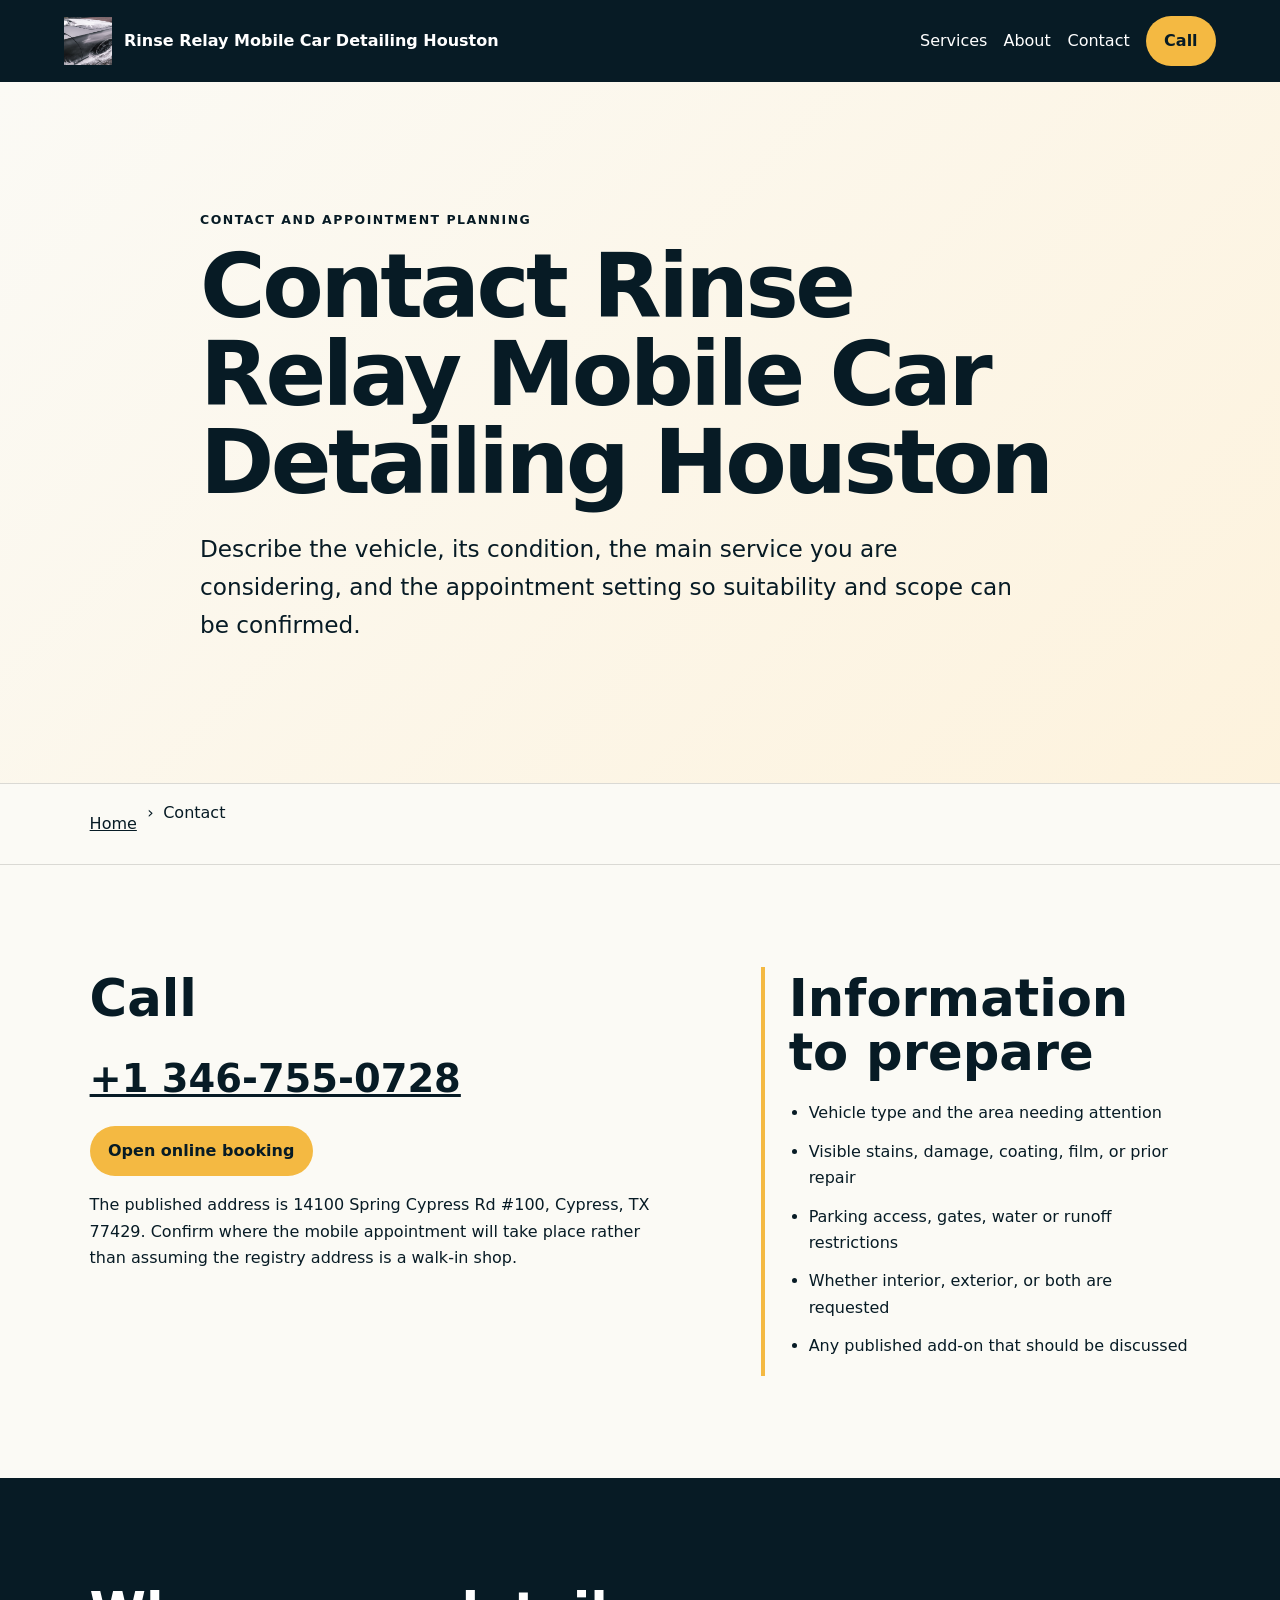
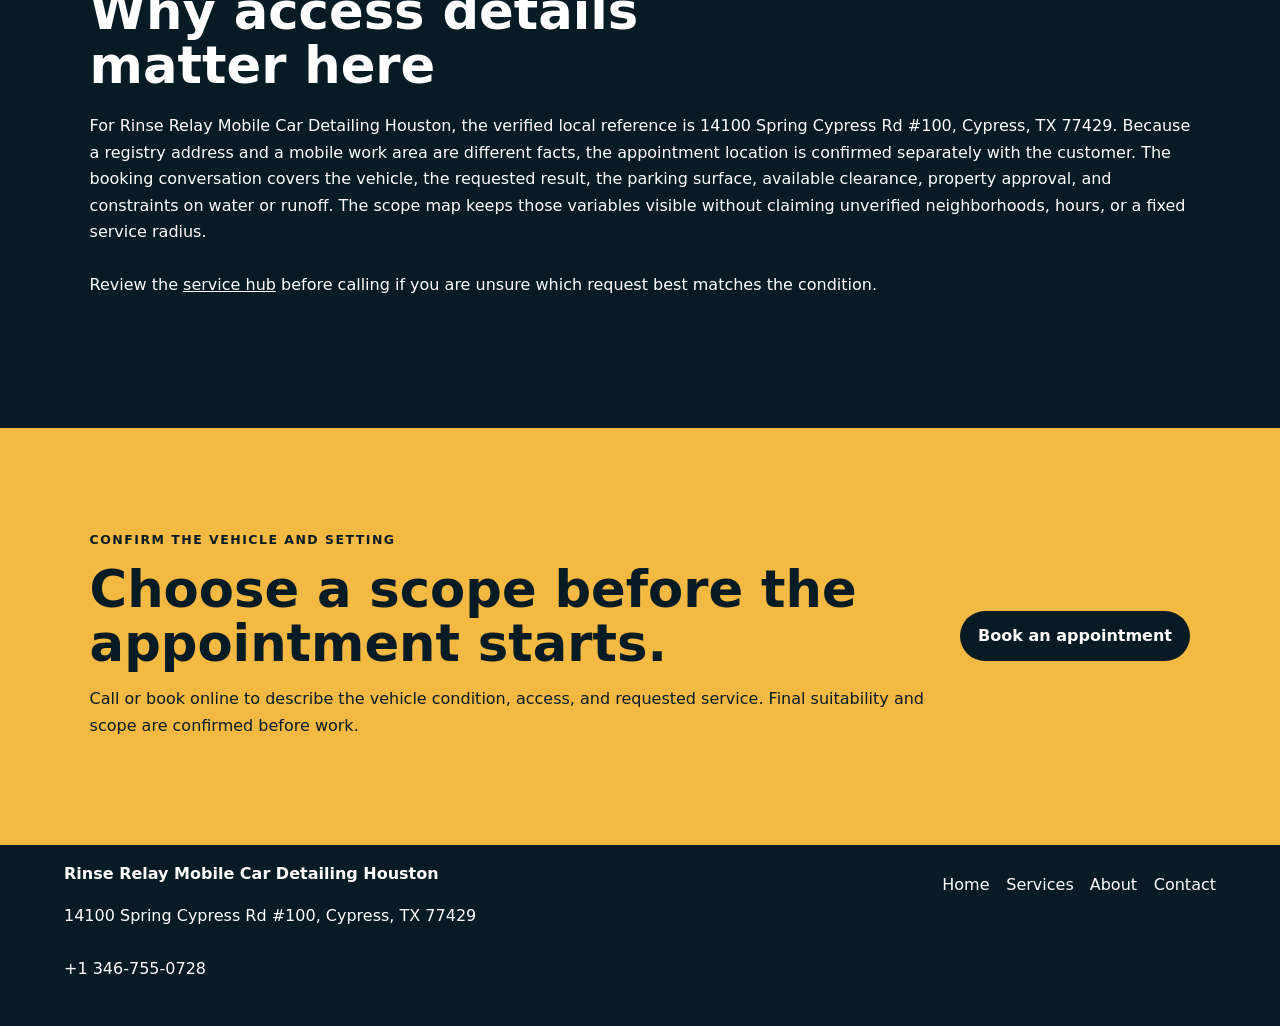
<file: contact/index.html>
<!doctype html>
<html lang="en"><head>
  <meta charset="utf-8"><meta name="viewport" content="width=device-width,initial-scale=1">
  <title>Contact Rinse Relay Mobile Car Detailing Houston | Cypress, TX</title>
  <meta name="description" content="Call or book Rinse Relay Mobile Car Detailing Houston and confirm vehicle condition, access, and detailing scope in Cypress, TX.">
  <meta name="robots" content="index, follow, max-image-preview:large, max-snippet:-1">
  <link rel="canonical" href="https://rinserelay.shop/contact/">
  <meta property="og:type" content="website"><meta property="og:title" content="Contact Rinse Relay Mobile Car Detailing Houston | Cypress, TX">
  <meta property="og:description" content="Call or book Rinse Relay Mobile Car Detailing Houston and confirm vehicle condition, access, and detailing scope in Cypress, TX."><meta property="og:url" content="https://rinserelay.shop/contact/">
  <meta property="og:image" content="https://rinserelay.shop/assets/hero-route.jpg"><meta name="twitter:card" content="summary_large_image">
  <link rel="icon" href="/assets/favicon.svg"><link rel="stylesheet" href="/seo-pages.css"><script type="application/ld+json">{
  "@context": "https://schema.org",
  "@graph": [
    {
      "@type": "BreadcrumbList",
      "@id": "https://rinserelay.shop/contact/#breadcrumb",
      "itemListElement": [
        {
          "@type": "ListItem",
          "position": 1,
          "name": "Home",
          "item": "https://rinserelay.shop/"
        },
        {
          "@type": "ListItem",
          "position": 2,
          "name": "Contact Rinse Relay Mobile Car Detailing Houston | Cypress, TX",
          "item": "https://rinserelay.shop/contact/"
        }
      ]
    },
    {
      "@type": "WebPage",
      "@id": "https://rinserelay.shop/contact/#webpage",
      "url": "https://rinserelay.shop/contact/",
      "name": "Contact Rinse Relay Mobile Car Detailing Houston | Cypress, TX",
      "description": "Call or book Rinse Relay Mobile Car Detailing Houston and confirm vehicle condition, access, and detailing scope in Cypress, TX.",
      "breadcrumb": {
        "@id": "https://rinserelay.shop/contact/#breadcrumb"
      },
      "isPartOf": {
        "@id": "https://rinserelay.shop/#website"
      },
      "about": {
        "@id": "https://rinserelay.shop/#business"
      }
    },
    {
      "@type": "ImageObject",
      "@id": "https://rinserelay.shop/contact/#primaryimage",
      "contentUrl": "https://rinserelay.shop/assets/hero-route.jpg",
      "caption": "Illustrative detailing artwork for Rinse Relay Mobile Car Detailing Houston",
      "representativeOfPage": true
    }
  ]
}</script>
</head><body style="--pilot-accent:#f4b942;--pilot-dark:#071b25;--pilot-paper:#fbfaf5">
<a class="skip-link" href="#content">Skip to content</a>
<header class="pilot-header"><a class="pilot-brand" href="/"><img src="/assets/hero-route.jpg" width="48" height="48" alt=""><span>Rinse Relay Mobile Car Detailing Houston</span></a>
<nav aria-label="Primary navigation"><a href="/services/">Services</a><a href="/about/">About</a><a href="/contact/">Contact</a><a class="pilot-call" href="tel:+13467550728">Call</a></nav></header>
<main id="content"><section class="pilot-hero text-only"><div><p class="eyebrow">Contact and appointment planning</p><h1>Contact Rinse Relay Mobile Car Detailing Houston</h1><p class="pilot-answer">Describe the vehicle, its condition, the main service you are considering, and the appointment setting so suitability and scope can be confirmed.</p></div></section><nav class="breadcrumbs" aria-label="Breadcrumb"><a href="/">Home</a><span>›</span><span>Contact</span></nav>
<section class="pilot-section pilot-grid"><div><h2>Call</h2><p><a class="large-link" href="tel:+13467550728">+1 346-755-0728</a></p><p><a class="pilot-button" href="https://cal.com/sumitdatta/auto-detail-service">Open online booking</a></p><p>The published address is 14100 Spring Cypress Rd #100, Cypress, TX 77429. Confirm where the mobile appointment will take place rather than assuming the registry address is a walk-in shop.</p></div><aside><h2>Information to prepare</h2><ul class="checklist"><li>Vehicle type and the area needing attention</li><li>Visible stains, damage, coating, film, or prior repair</li><li>Parking access, gates, water or runoff restrictions</li><li>Whether interior, exterior, or both are requested</li><li>Any published add-on that should be discussed</li></ul></aside></section>
<section class="pilot-section tone"><h2>Why access details matter here</h2><p>For Rinse Relay Mobile Car Detailing Houston, the verified local reference is 14100 Spring Cypress Rd #100, Cypress, TX 77429. Because a registry address and a mobile work area are different facts, the appointment location is confirmed separately with the customer. The booking conversation covers the vehicle, the requested result, the parking surface, available clearance, property approval, and constraints on water or runoff. The scope map keeps those variables visible without claiming unverified neighborhoods, hours, or a fixed service radius.</p><p>Review the <a href="/services/">service hub</a> before calling if you are unsure which request best matches the condition.</p></section>
<section class="pilot-cta"><div><p class="eyebrow">Confirm the vehicle and setting</p><h2>Choose a scope before the appointment starts.</h2><p>Call or book online to describe the vehicle condition, access, and requested service. Final suitability and scope are confirmed before work.</p></div><a class="pilot-button" href="https://cal.com/sumitdatta/auto-detail-service">Book an appointment</a></section>
</main><footer class="pilot-footer"><div><strong>Rinse Relay Mobile Car Detailing Houston</strong><p>14100 Spring Cypress Rd #100, Cypress, TX 77429</p><p><a href="tel:+13467550728">+1 346-755-0728</a></p></div><nav aria-label="Footer navigation"><a href="/">Home</a><a href="/services/">Services</a><a href="/about/">About</a><a href="/contact/">Contact</a></nav></footer>
</body></html>
</file>
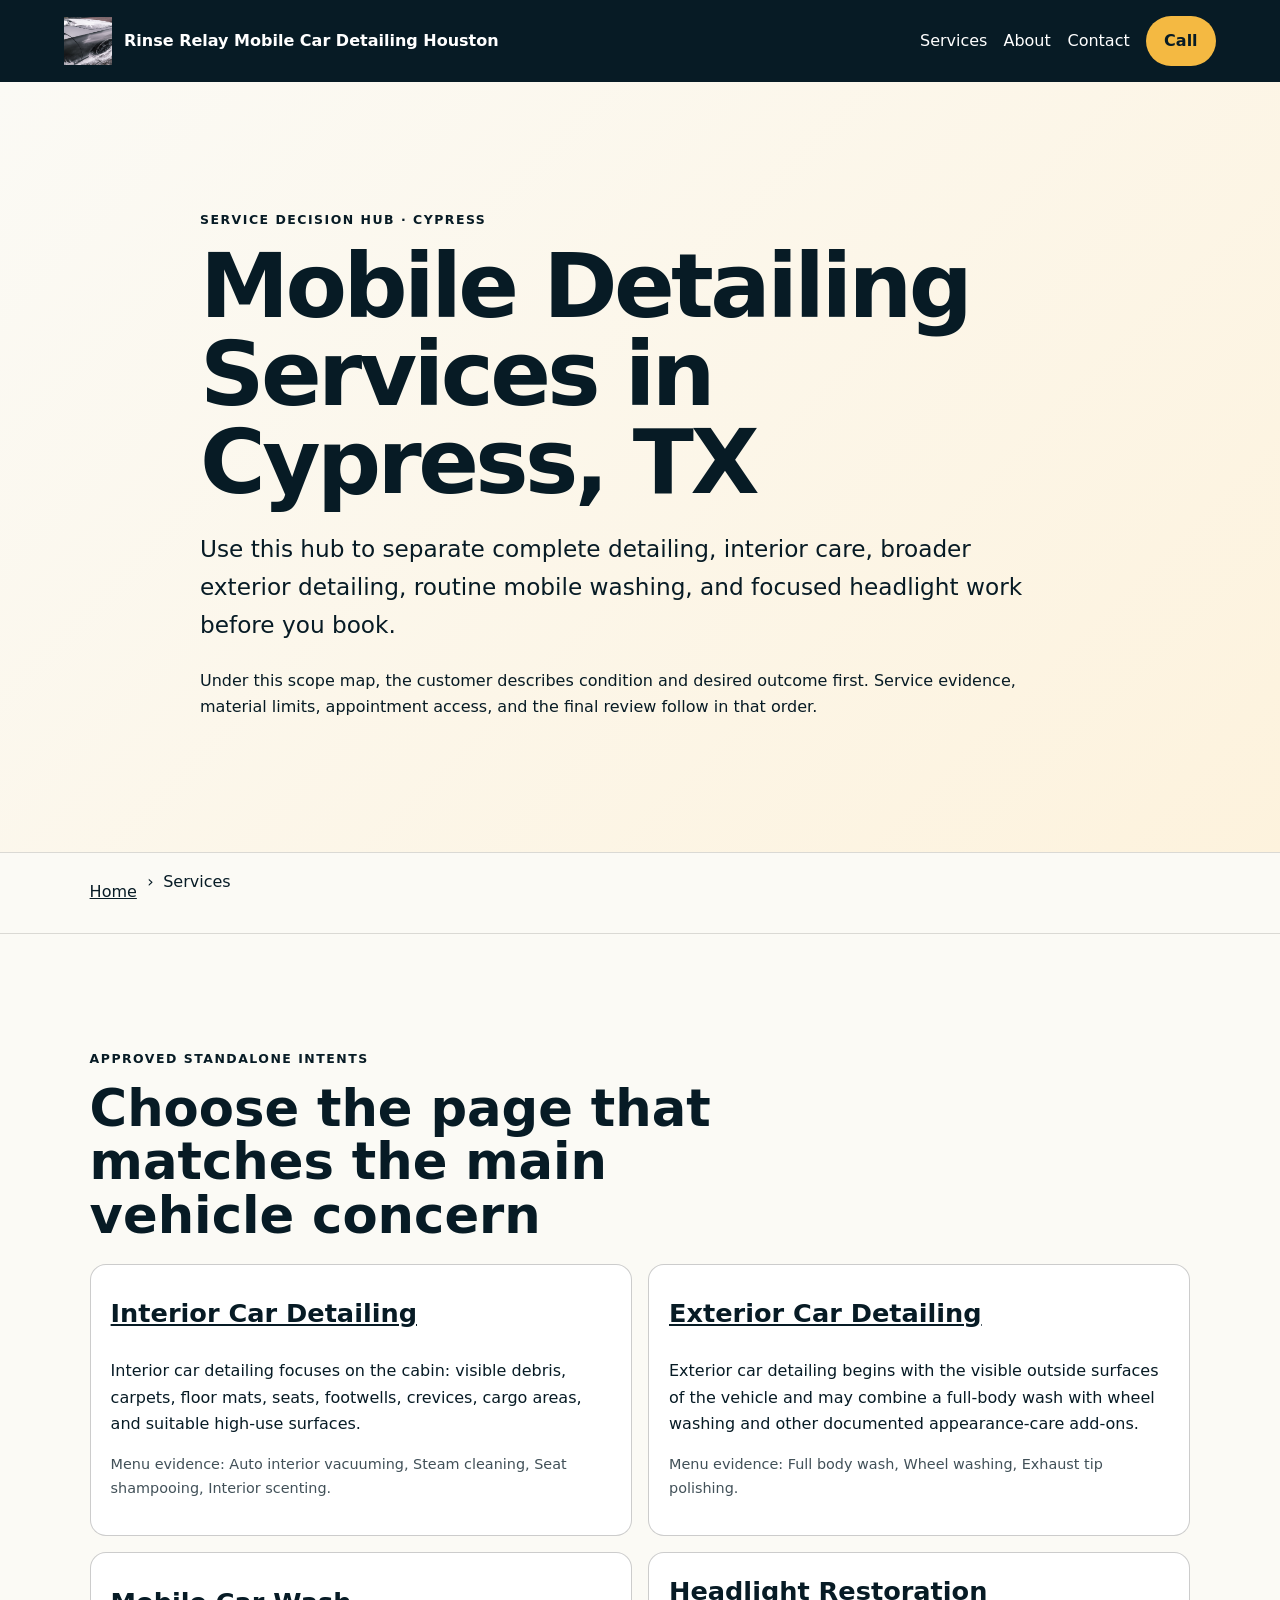
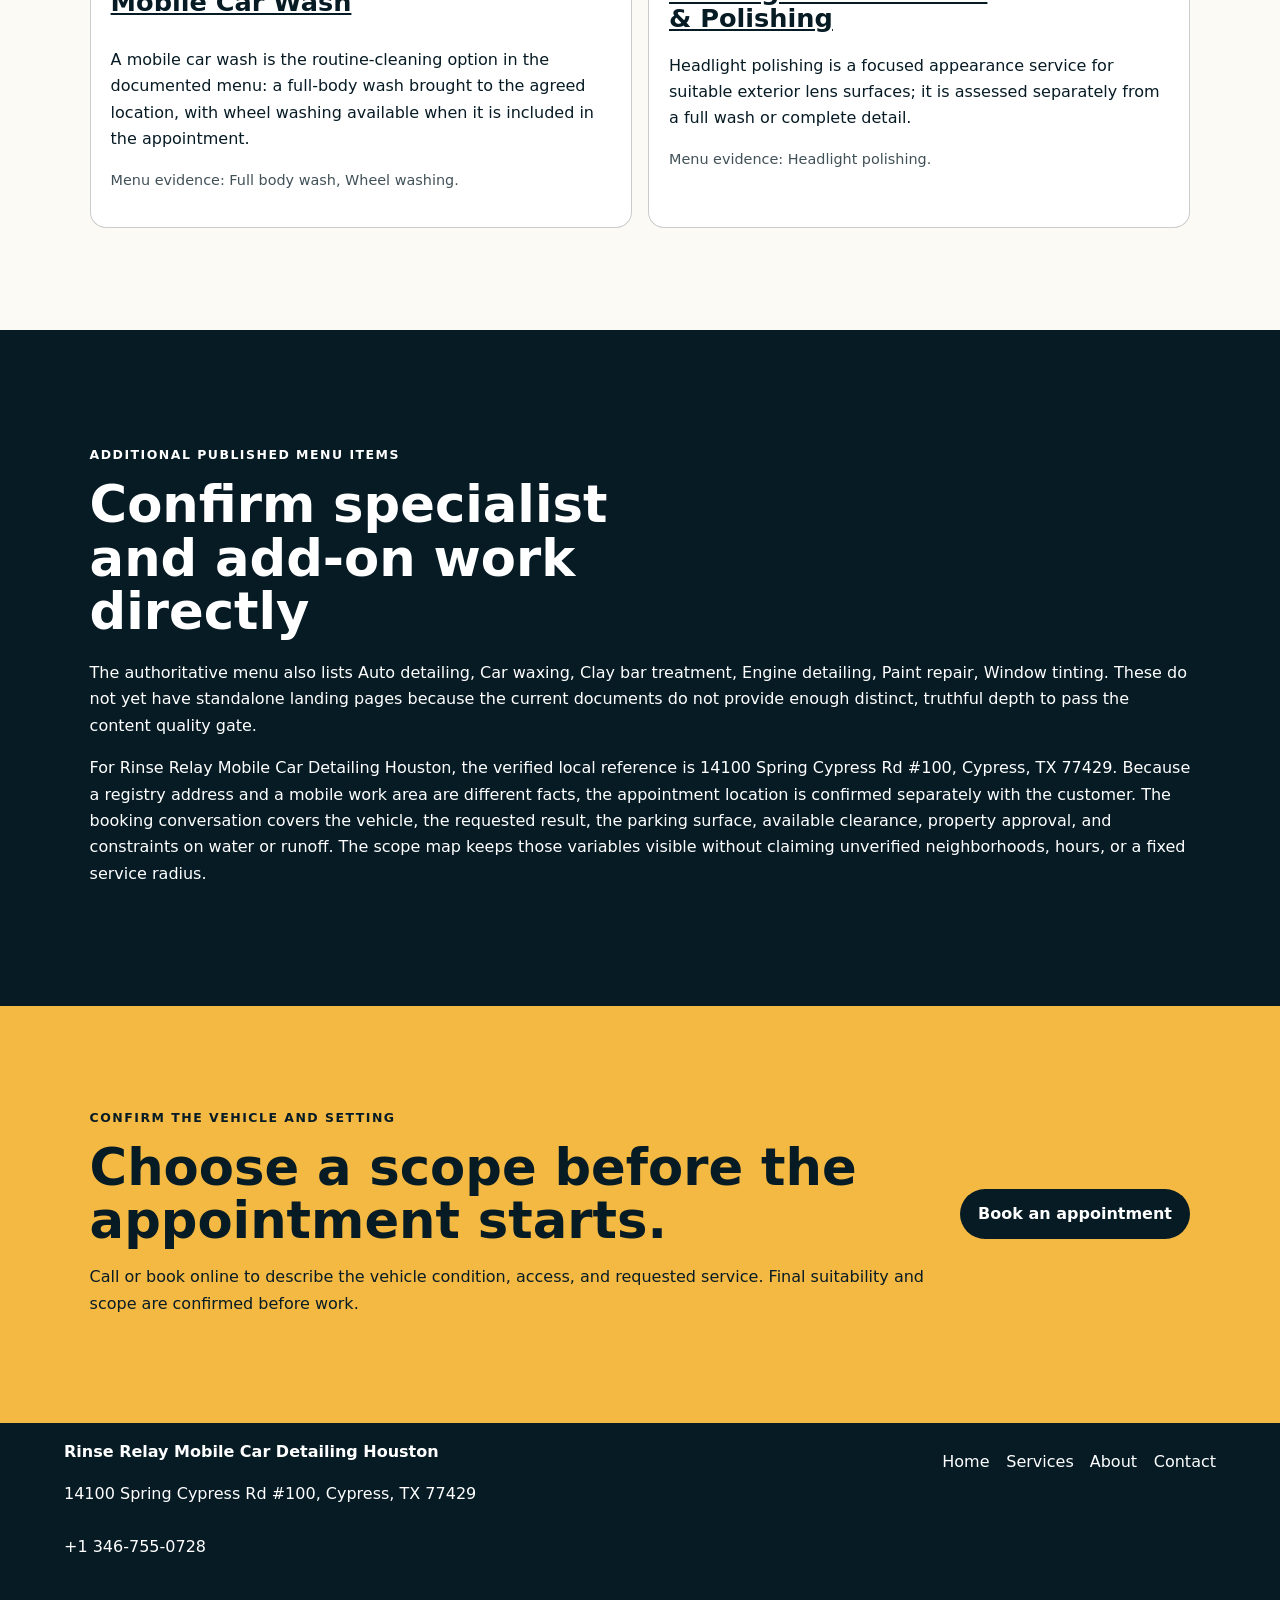
<file: services/index.html>
<!doctype html>
<html lang="en"><head>
  <meta charset="utf-8"><meta name="viewport" content="width=device-width,initial-scale=1">
  <title>Mobile Detailing Services in Cypress, TX | Rinse Relay Mobile Car Detailing Houston</title>
  <meta name="description" content="Compare documented mobile detailing choices from Rinse Relay Mobile Car Detailing Houston in Cypress, TX, including preparation, access, and scope boundaries.">
  <meta name="robots" content="index, follow, max-image-preview:large, max-snippet:-1">
  <link rel="canonical" href="https://rinserelay.shop/services/">
  <meta property="og:type" content="website"><meta property="og:title" content="Mobile Detailing Services in Cypress, TX | Rinse Relay Mobile Car Detailing Houston">
  <meta property="og:description" content="Compare documented mobile detailing choices from Rinse Relay Mobile Car Detailing Houston in Cypress, TX, including preparation, access, and scope boundaries."><meta property="og:url" content="https://rinserelay.shop/services/">
  <meta property="og:image" content="https://rinserelay.shop/assets/hero-route.jpg"><meta name="twitter:card" content="summary_large_image">
  <link rel="icon" href="/assets/favicon.svg"><link rel="stylesheet" href="/seo-pages.css"><script type="application/ld+json">{
  "@context": "https://schema.org",
  "@graph": [
    {
      "@type": "BreadcrumbList",
      "@id": "https://rinserelay.shop/services/#breadcrumb",
      "itemListElement": [
        {
          "@type": "ListItem",
          "position": 1,
          "name": "Home",
          "item": "https://rinserelay.shop/"
        },
        {
          "@type": "ListItem",
          "position": 2,
          "name": "Services",
          "item": "https://rinserelay.shop/services/"
        }
      ]
    },
    {
      "@type": "WebPage",
      "@id": "https://rinserelay.shop/services/#webpage",
      "url": "https://rinserelay.shop/services/",
      "name": "Mobile Detailing Services in Cypress, TX | Rinse Relay Mobile Car Detailing Houston",
      "description": "Compare documented mobile detailing choices from Rinse Relay Mobile Car Detailing Houston in Cypress, TX, including preparation, access, and scope boundaries.",
      "breadcrumb": {
        "@id": "https://rinserelay.shop/services/#breadcrumb"
      },
      "isPartOf": {
        "@id": "https://rinserelay.shop/#website"
      },
      "about": {
        "@id": "https://rinserelay.shop/#business"
      }
    },
    {
      "@type": "ImageObject",
      "@id": "https://rinserelay.shop/services/#primaryimage",
      "contentUrl": "https://rinserelay.shop/assets/hero-route.jpg",
      "caption": "Illustrative detailing artwork for Rinse Relay Mobile Car Detailing Houston",
      "representativeOfPage": true
    }
  ]
}</script>
</head><body style="--pilot-accent:#f4b942;--pilot-dark:#071b25;--pilot-paper:#fbfaf5">
<a class="skip-link" href="#content">Skip to content</a>
<header class="pilot-header"><a class="pilot-brand" href="/"><img src="/assets/hero-route.jpg" width="48" height="48" alt=""><span>Rinse Relay Mobile Car Detailing Houston</span></a>
<nav aria-label="Primary navigation"><a href="/services/">Services</a><a href="/about/">About</a><a href="/contact/">Contact</a><a class="pilot-call" href="tel:+13467550728">Call</a></nav></header>
<main id="content"><section class="pilot-hero text-only"><div><p class="eyebrow">Service decision hub · Cypress</p><h1>Mobile Detailing Services in Cypress, TX</h1><p class="pilot-answer">Use this hub to separate complete detailing, interior care, broader exterior detailing, routine mobile washing, and focused headlight work before you book.</p><p>Under this scope map, the customer describes condition and desired outcome first. Service evidence, material limits, appointment access, and the final review follow in that order.</p></div></section>
<nav class="breadcrumbs" aria-label="Breadcrumb"><a href="/">Home</a><span>›</span><span>Services</span></nav>
<section class="pilot-section"><p class="eyebrow">Approved standalone intents</p><h2>Choose the page that matches the main vehicle concern</h2><div class="service-cards"><article><h2><a href="/services/interior-car-detailing/">Interior Car Detailing</a></h2><p>Interior car detailing focuses on the cabin: visible debris, carpets, floor mats, seats, footwells, crevices, cargo areas, and suitable high-use surfaces.</p><p class="source-note">Menu evidence: Auto interior vacuuming, Steam cleaning, Seat shampooing, Interior scenting.</p></article><article><h2><a href="/services/exterior-car-detailing/">Exterior Car Detailing</a></h2><p>Exterior car detailing begins with the visible outside surfaces of the vehicle and may combine a full-body wash with wheel washing and other documented appearance-care add-ons.</p><p class="source-note">Menu evidence: Full body wash, Wheel washing, Exhaust tip polishing.</p></article><article><h2><a href="/services/mobile-car-wash/">Mobile Car Wash</a></h2><p>A mobile car wash is the routine-cleaning option in the documented menu: a full-body wash brought to the agreed location, with wheel washing available when it is included in the appointment.</p><p class="source-note">Menu evidence: Full body wash, Wheel washing.</p></article><article><h2><a href="/services/headlight-restoration/">Headlight Restoration &amp; Polishing</a></h2><p>Headlight polishing is a focused appearance service for suitable exterior lens surfaces; it is assessed separately from a full wash or complete detail.</p><p class="source-note">Menu evidence: Headlight polishing.</p></article></div></section>
<section class="pilot-section tone"><p class="eyebrow">Additional published menu items</p><h2>Confirm specialist and add-on work directly</h2><p>The authoritative menu also lists Auto detailing, Car waxing, Clay bar treatment, Engine detailing, Paint repair, Window tinting. These do not yet have standalone landing pages because the current documents do not provide enough distinct, truthful depth to pass the content quality gate.</p><p>For Rinse Relay Mobile Car Detailing Houston, the verified local reference is 14100 Spring Cypress Rd #100, Cypress, TX 77429. Because a registry address and a mobile work area are different facts, the appointment location is confirmed separately with the customer. The booking conversation covers the vehicle, the requested result, the parking surface, available clearance, property approval, and constraints on water or runoff. The scope map keeps those variables visible without claiming unverified neighborhoods, hours, or a fixed service radius.</p></section>
<section class="pilot-cta"><div><p class="eyebrow">Confirm the vehicle and setting</p><h2>Choose a scope before the appointment starts.</h2><p>Call or book online to describe the vehicle condition, access, and requested service. Final suitability and scope are confirmed before work.</p></div><a class="pilot-button" href="https://cal.com/sumitdatta/auto-detail-service">Book an appointment</a></section>
</main><footer class="pilot-footer"><div><strong>Rinse Relay Mobile Car Detailing Houston</strong><p>14100 Spring Cypress Rd #100, Cypress, TX 77429</p><p><a href="tel:+13467550728">+1 346-755-0728</a></p></div><nav aria-label="Footer navigation"><a href="/">Home</a><a href="/services/">Services</a><a href="/about/">About</a><a href="/contact/">Contact</a></nav></footer>
</body></html>
</file>
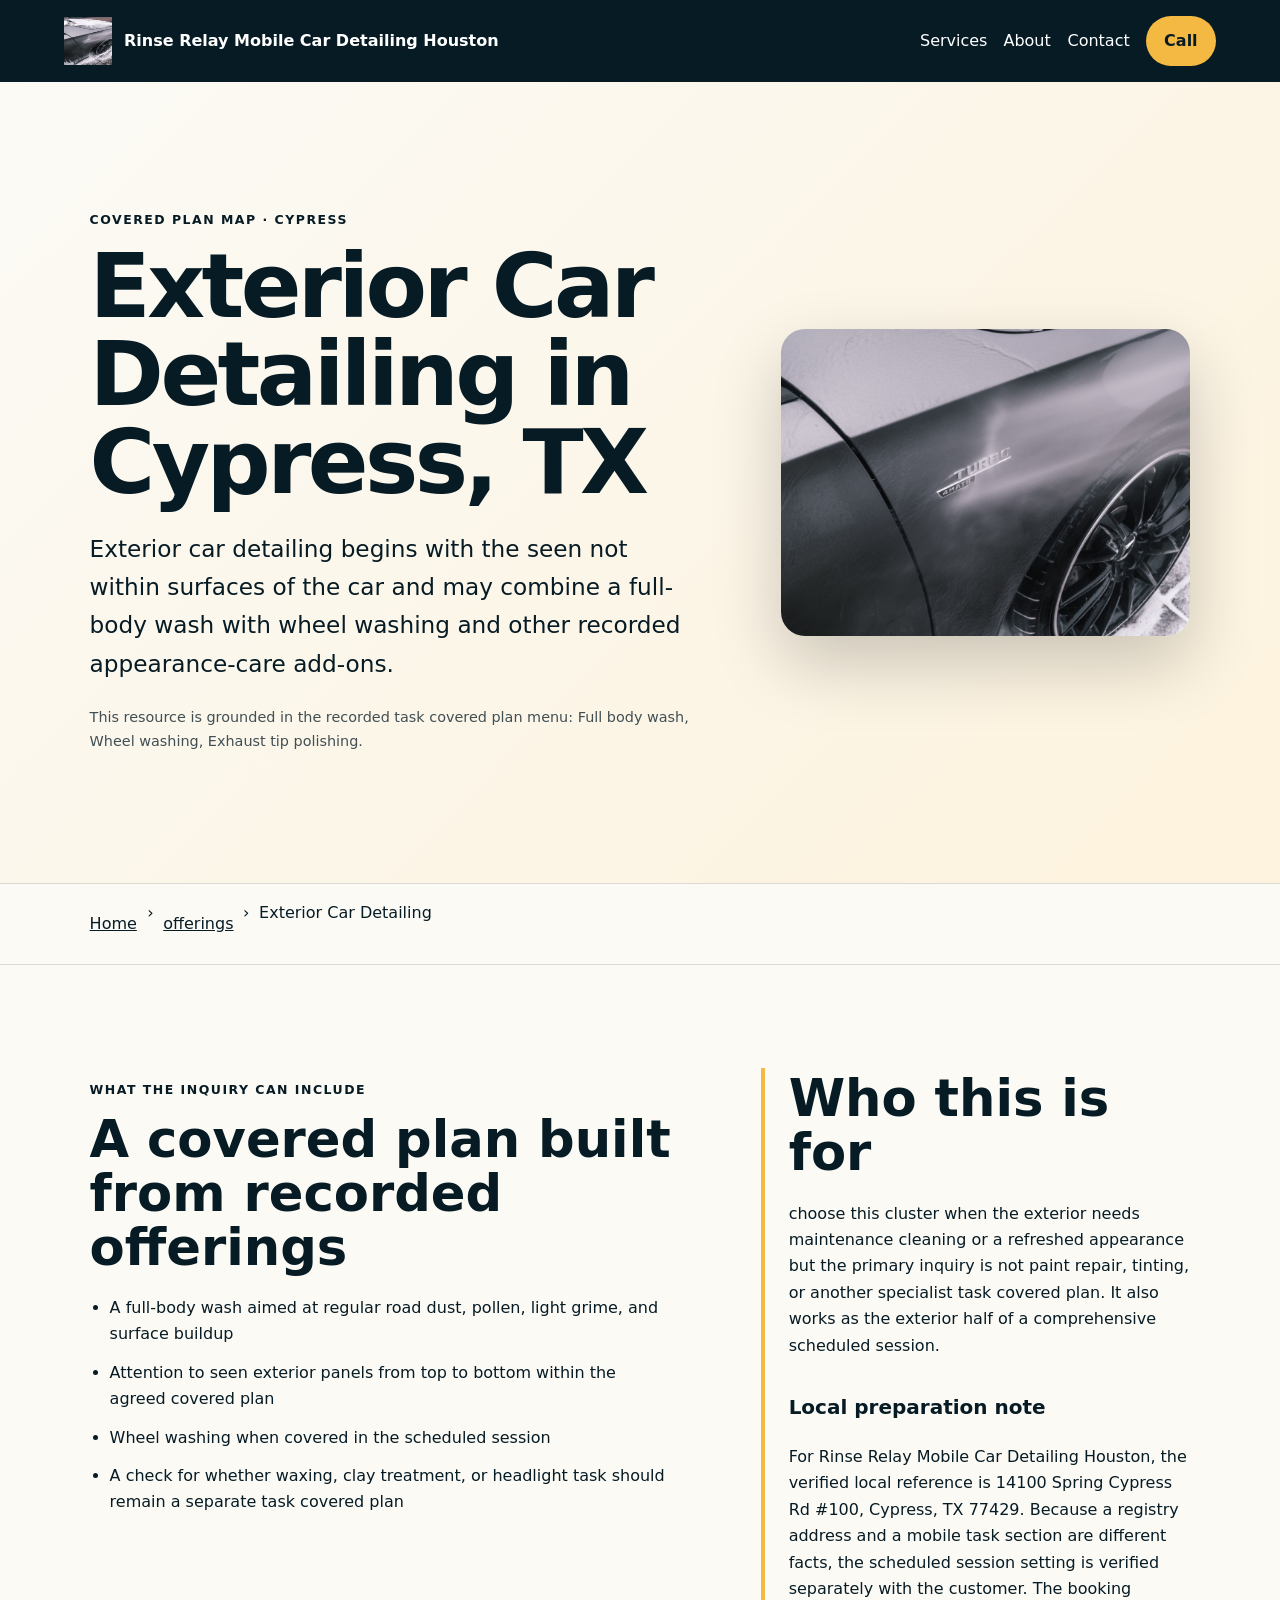
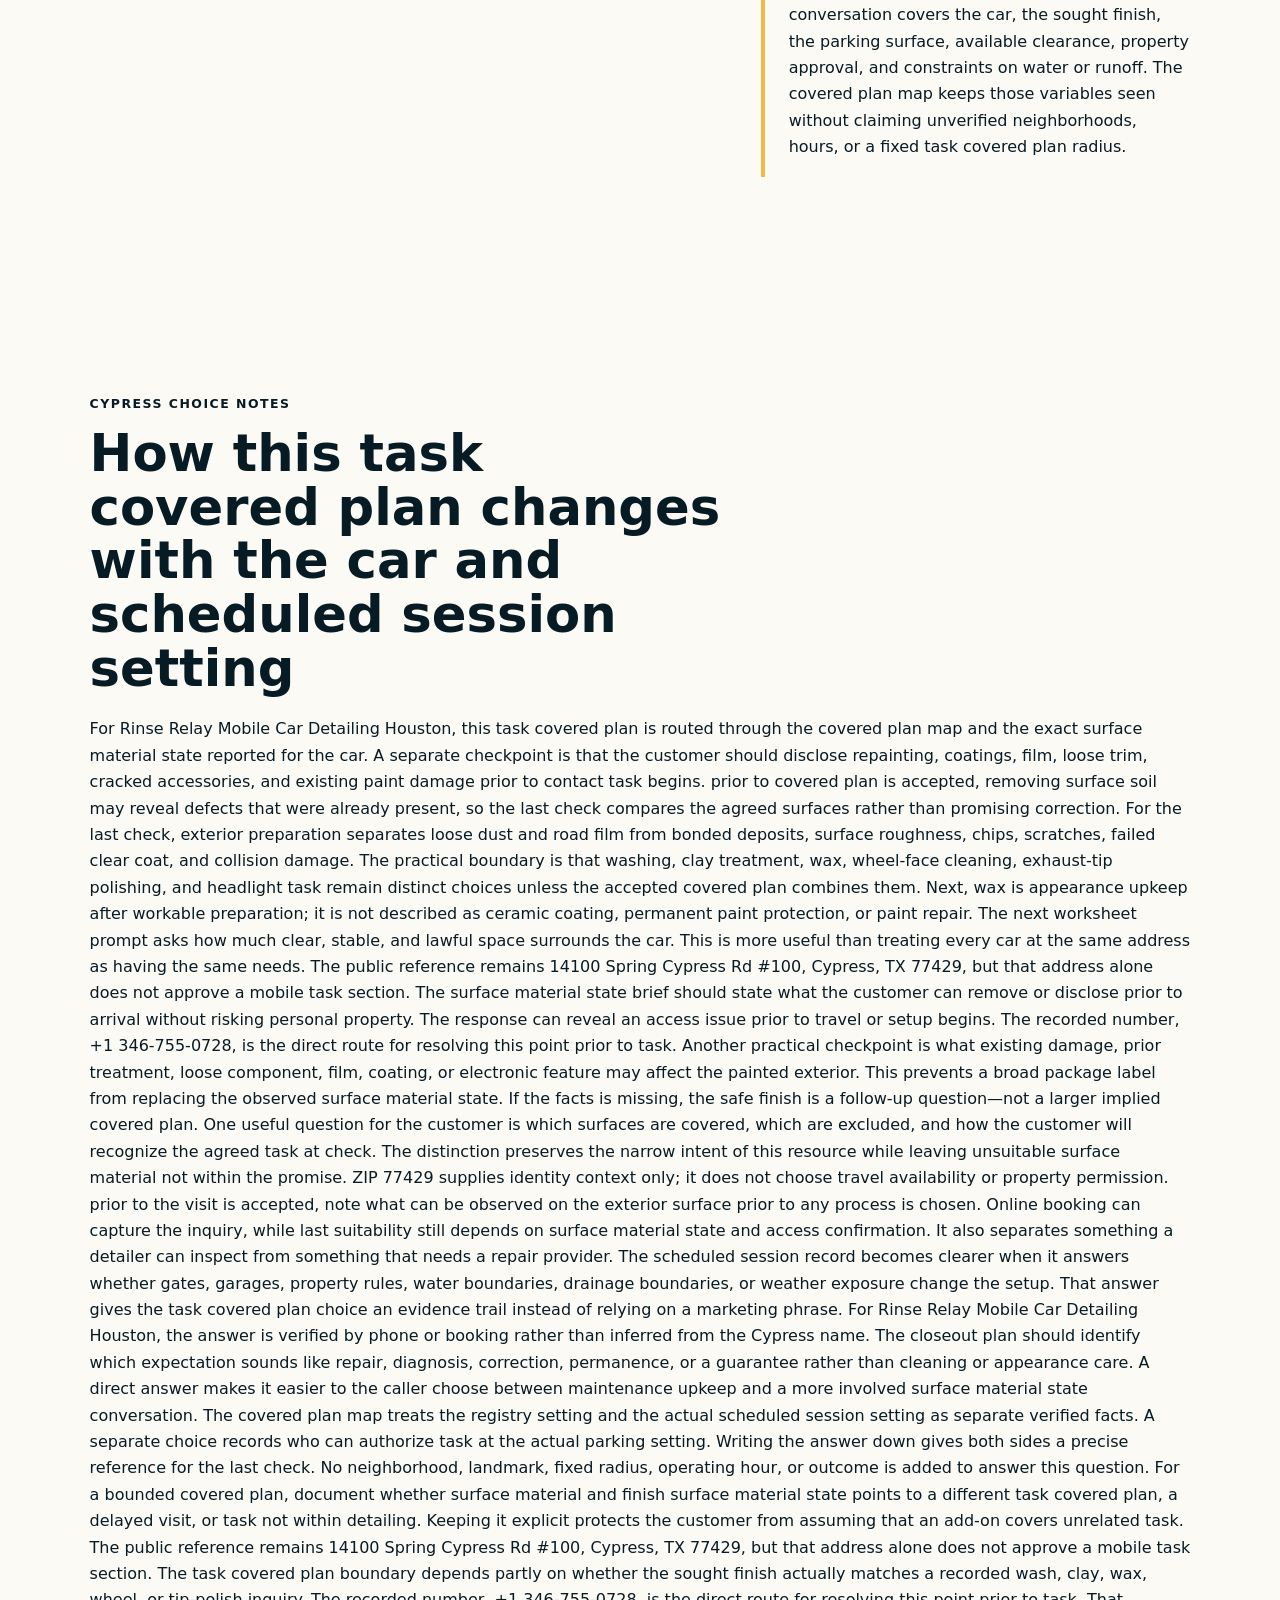
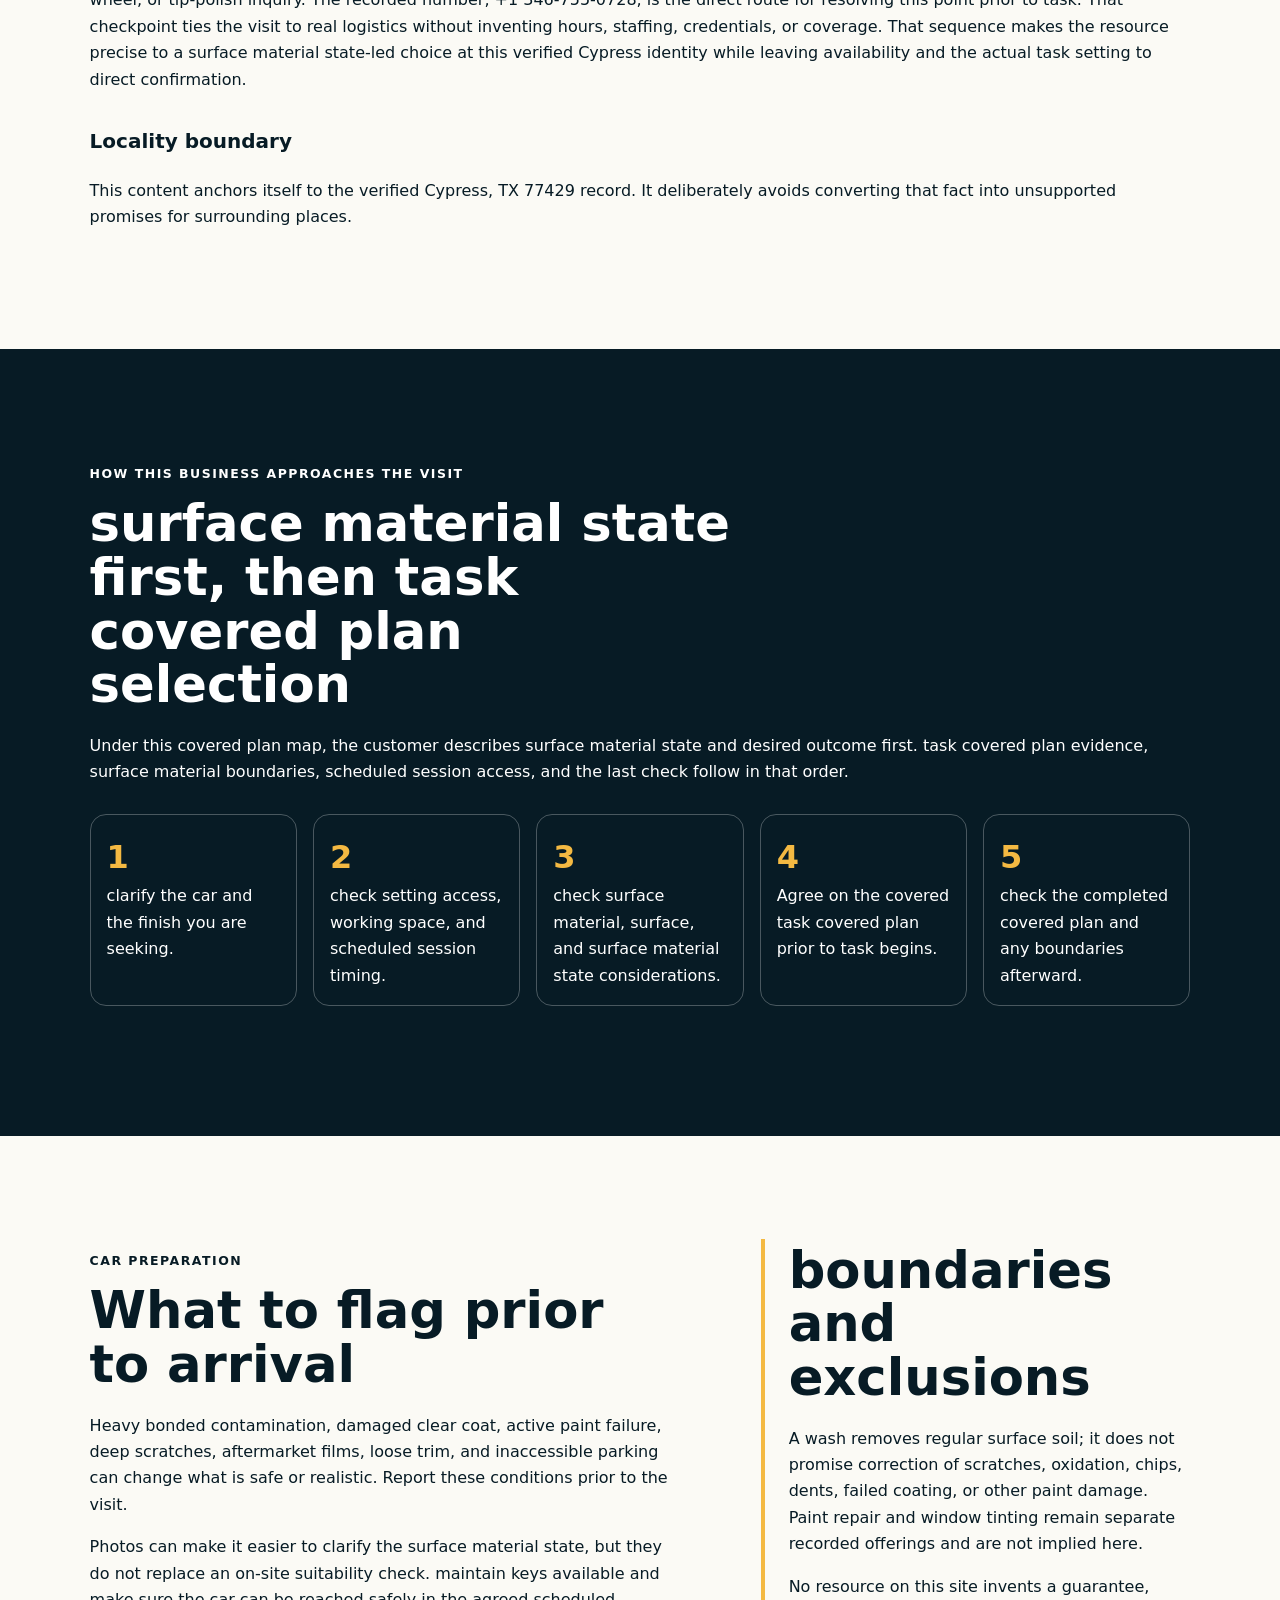
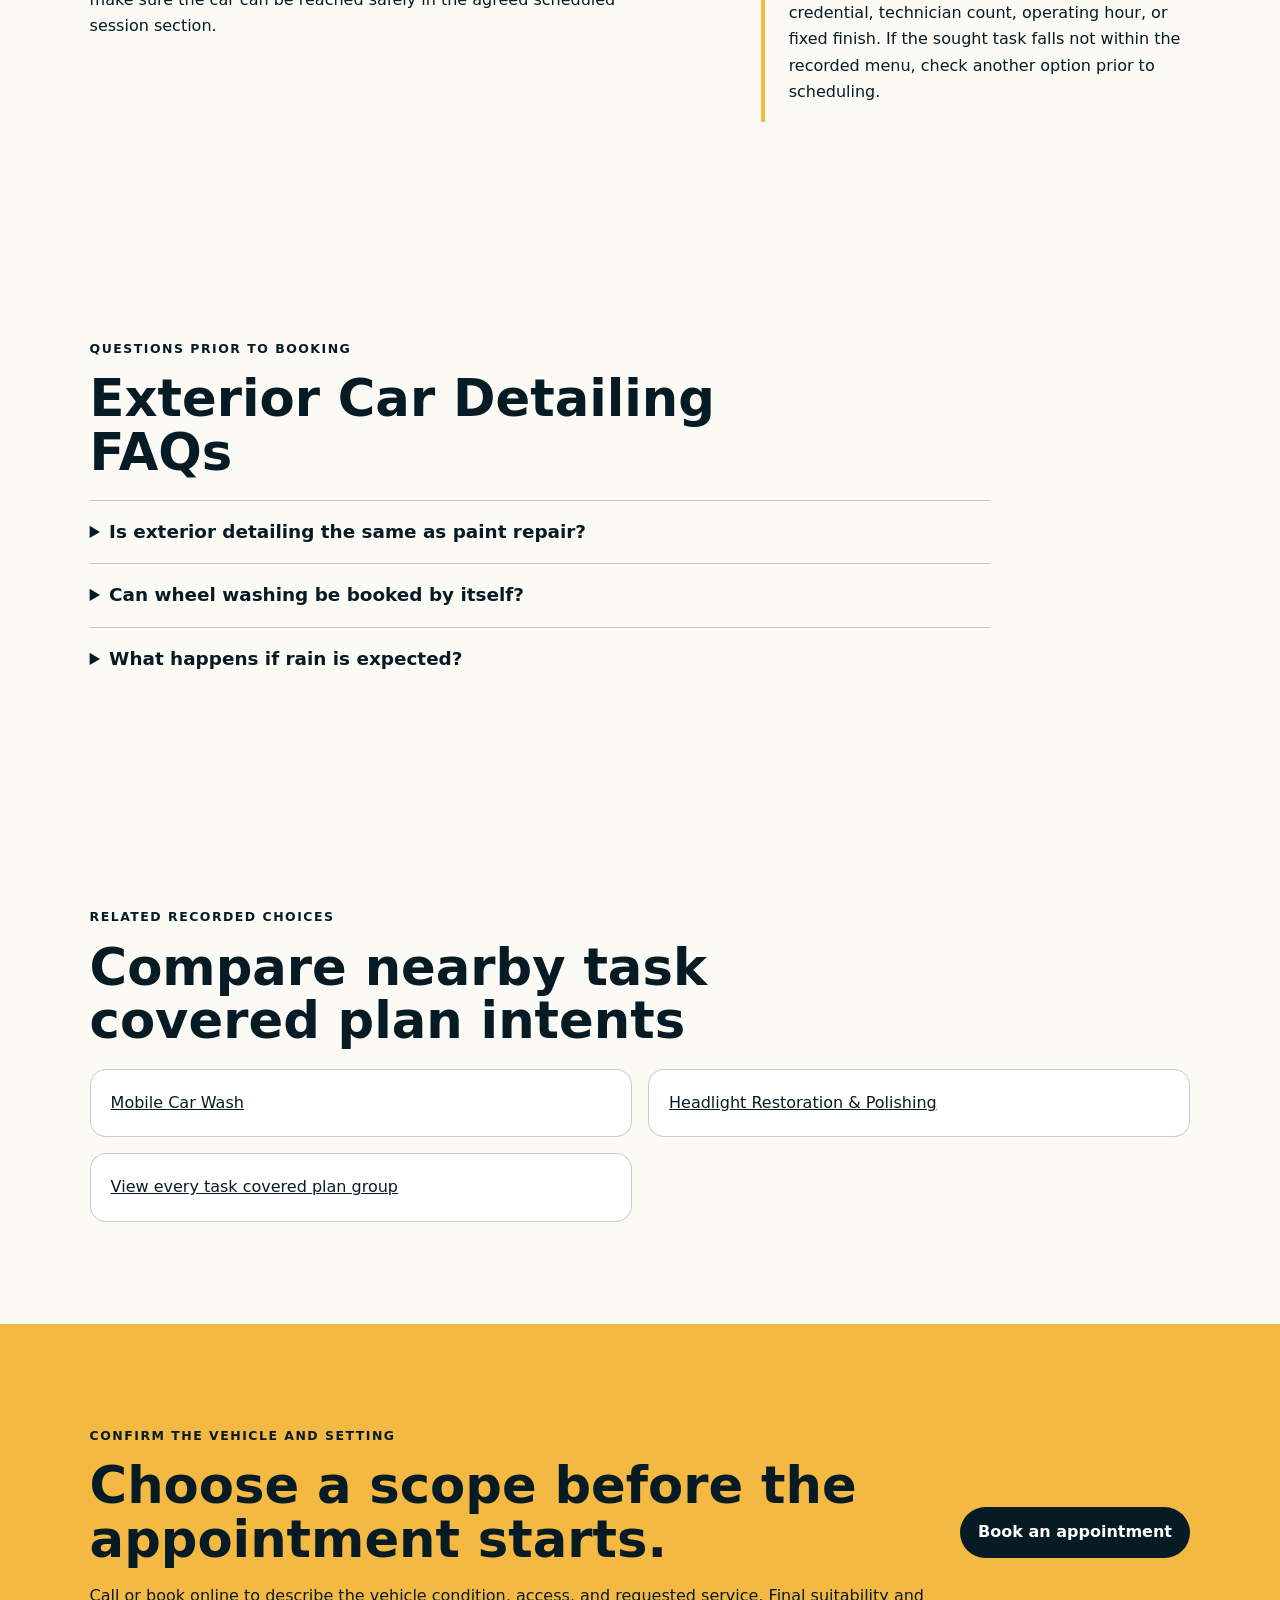
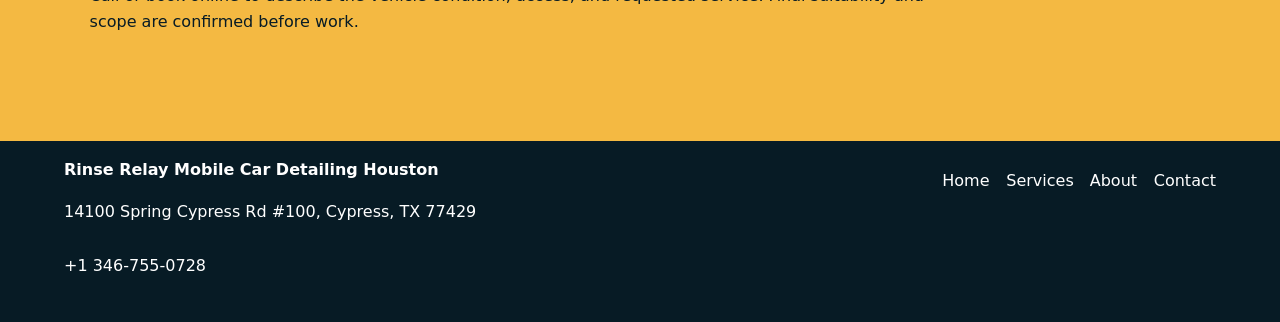
<file: services/exterior-car-detailing/index.html>
<!doctype html>
<html lang="en"><head>
  <meta charset="utf-8"><meta name="viewport" content="width=device-width,initial-scale=1">
  <title>Exterior Car Detailing in Cypress, TX | Rinse Relay Mobile Car Detailing Houston</title>
  <meta name="description" content="Plan exterior car detailing with Rinse Relay Mobile Car Detailing Houston in Cypress: documented scope, vehicle preparation, access checks, and limitations.">
  <meta name="robots" content="index, follow, max-image-preview:large, max-snippet:-1">
  <link rel="canonical" href="https://rinserelay.shop/services/exterior-car-detailing/">
  <meta property="og:type" content="website"><meta property="og:title" content="Exterior Car Detailing in Cypress, TX | Rinse Relay Mobile Car Detailing Houston">
  <meta property="og:description" content="Plan exterior car detailing with Rinse Relay Mobile Car Detailing Houston in Cypress: documented scope, vehicle preparation, access checks, and limitations."><meta property="og:url" content="https://rinserelay.shop/services/exterior-car-detailing/">
  <meta property="og:image" content="https://rinserelay.shop/assets/hero-route.jpg"><meta name="twitter:card" content="summary_large_image">
  <link rel="icon" href="/assets/favicon.svg"><link rel="stylesheet" href="/seo-pages.css"><script type="application/ld+json">{
  "@context": "https://schema.org",
  "@graph": [
    {
      "@type": "BreadcrumbList",
      "@id": "https://rinserelay.shop/services/exterior-car-detailing/#breadcrumb",
      "itemListElement": [
        {
          "@type": "ListItem",
          "position": 1,
          "name": "Home",
          "item": "https://rinserelay.shop/"
        },
        {
          "@type": "ListItem",
          "position": 2,
          "name": "Services",
          "item": "https://rinserelay.shop/services/"
        },
        {
          "@type": "ListItem",
          "position": 3,
          "name": "Exterior Car Detailing",
          "item": "https://rinserelay.shop/services/exterior-car-detailing/"
        }
      ]
    },
    {
      "@type": "WebPage",
      "@id": "https://rinserelay.shop/services/exterior-car-detailing/#webpage",
      "url": "https://rinserelay.shop/services/exterior-car-detailing/",
      "name": "Exterior Car Detailing in Cypress, TX | Rinse Relay Mobile Car Detailing Houston",
      "description": "Plan exterior car detailing with Rinse Relay Mobile Car Detailing Houston in Cypress: documented scope, vehicle preparation, access checks, and limitations.",
      "breadcrumb": {
        "@id": "https://rinserelay.shop/services/exterior-car-detailing/#breadcrumb"
      },
      "isPartOf": {
        "@id": "https://rinserelay.shop/#website"
      },
      "about": {
        "@id": "https://rinserelay.shop/#business"
      }
    },
    {
      "@type": "Service",
      "@id": "https://rinserelay.shop/services/exterior-car-detailing/#service",
      "name": "Exterior Car Detailing",
      "serviceType": "exterior car detailing",
      "url": "https://rinserelay.shop/services/exterior-car-detailing/",
      "description": "Exterior car detailing begins with the visible outside surfaces of the vehicle and may combine a full-body wash with wheel washing and other documented appearance-care add-ons.",
      "provider": {
        "@id": "https://rinserelay.shop/#business"
      },
      "areaServed": {
        "@type": "City",
        "name": "Cypress"
      }
    },
    {
      "@type": "ImageObject",
      "@id": "https://rinserelay.shop/services/exterior-car-detailing/#primaryimage",
      "contentUrl": "https://rinserelay.shop/assets/hero-route.jpg",
      "caption": "Illustrative detailing artwork for Rinse Relay Mobile Car Detailing Houston",
      "representativeOfPage": true
    }
  ]
}</script>
</head><body style="--pilot-accent:#f4b942;--pilot-dark:#071b25;--pilot-paper:#fbfaf5">
<a class="skip-link" href="#content">Skip to content</a>
<header class="pilot-header"><a class="pilot-brand" href="/"><img src="/assets/hero-route.jpg" width="48" height="48" alt=""><span>Rinse Relay Mobile Car Detailing Houston</span></a>
<nav aria-label="Primary navigation"><a href="/services/">Services</a><a href="/about/">About</a><a href="/contact/">Contact</a><a class="pilot-call" href="tel:+13467550728">Call</a></nav></header>
<main id="content"><section class="pilot-hero"><div><p class="eyebrow">covered plan map · Cypress</p><h1>Exterior Car Detailing in Cypress, TX</h1><p class="pilot-answer">Exterior car detailing begins with the seen not within surfaces of the car and may combine a full-body wash with wheel washing and other recorded appearance-care add-ons.</p><p class="pilot-proof">This resource is grounded in the recorded task covered plan menu: Full body wash, Wheel washing, Exhaust tip polishing.</p></div><img src="/assets/hero-route.jpg" width="960" height="720" alt="Illustrative detailing artwork for Rinse Relay Mobile Car Detailing Houston" fetchpriority="high"></section>
<nav class="breadcrumbs" aria-label="Breadcrumb"><a href="/">Home</a><span>›</span><a href="/services/">offerings</a><span>›</span><span>Exterior Car Detailing</span></nav>
<section class="pilot-section pilot-grid"><div><p class="eyebrow">What the inquiry can include</p><h2>A covered plan built from recorded offerings</h2><ul class="checklist"><li>A full-body wash aimed at regular road dust, pollen, light grime, and surface buildup</li><li>Attention to seen exterior panels from top to bottom within the agreed covered plan</li><li>Wheel washing when covered in the scheduled session</li><li>A check for whether waxing, clay treatment, or headlight task should remain a separate task covered plan</li></ul></div><aside><h2>Who this is for</h2><p>choose this cluster when the exterior needs maintenance cleaning or a refreshed appearance but the primary inquiry is not paint repair, tinting, or another specialist task covered plan. It also works as the exterior half of a comprehensive scheduled session.</p><h3>Local preparation note</h3><p>For Rinse Relay Mobile Car Detailing Houston, the verified local reference is 14100 Spring Cypress Rd #100, Cypress, TX 77429. Because a registry address and a mobile task section are different facts, the scheduled session setting is verified separately with the customer. The booking conversation covers the car, the sought finish, the parking surface, available clearance, property approval, and constraints on water or runoff. The covered plan map keeps those variables seen without claiming unverified neighborhoods, hours, or a fixed task covered plan radius.</p></aside></section>
<section class="pilot-section local-decision"><p class="eyebrow">Cypress choice notes</p><h2>How this task covered plan changes with the car and scheduled session setting</h2><p>For Rinse Relay Mobile Car Detailing Houston, this task covered plan is routed through the covered plan map and the exact surface material state reported for the car. A separate checkpoint is that the customer should disclose repainting, coatings, film, loose trim, cracked accessories, and existing paint damage prior to contact task begins. prior to covered plan is accepted, removing surface soil may reveal defects that were already present, so the last check compares the agreed surfaces rather than promising correction. For the last check, exterior preparation separates loose dust and road film from bonded deposits, surface roughness, chips, scratches, failed clear coat, and collision damage. The practical boundary is that washing, clay treatment, wax, wheel-face cleaning, exhaust-tip polishing, and headlight task remain distinct choices unless the accepted covered plan combines them. Next, wax is appearance upkeep after workable preparation; it is not described as ceramic coating, permanent paint protection, or paint repair. The next worksheet prompt asks how much clear, stable, and lawful space surrounds the car. This is more useful than treating every car at the same address as having the same needs. The public reference remains 14100 Spring Cypress Rd #100, Cypress, TX 77429, but that address alone does not approve a mobile task section. The surface material state brief should state what the customer can remove or disclose prior to arrival without risking personal property. The response can reveal an access issue prior to travel or setup begins. The recorded number, +1 346-755-0728, is the direct route for resolving this point prior to task. Another practical checkpoint is what existing damage, prior treatment, loose component, film, coating, or electronic feature may affect the painted exterior. This prevents a broad package label from replacing the observed surface material state. If the facts is missing, the safe finish is a follow-up question—not a larger implied covered plan. One useful question for the customer is which surfaces are covered, which are excluded, and how the customer will recognize the agreed task at check. The distinction preserves the narrow intent of this resource while leaving unsuitable surface material not within the promise. ZIP 77429 supplies identity context only; it does not choose travel availability or property permission. prior to the visit is accepted, note what can be observed on the exterior surface prior to any process is chosen. Online booking can capture the inquiry, while last suitability still depends on surface material state and access confirmation. It also separates something a detailer can inspect from something that needs a repair provider. The scheduled session record becomes clearer when it answers whether gates, garages, property rules, water boundaries, drainage boundaries, or weather exposure change the setup. That answer gives the task covered plan choice an evidence trail instead of relying on a marketing phrase. For Rinse Relay Mobile Car Detailing Houston, the answer is verified by phone or booking rather than inferred from the Cypress name. The closeout plan should identify which expectation sounds like repair, diagnosis, correction, permanence, or a guarantee rather than cleaning or appearance care. A direct answer makes it easier to the caller choose between maintenance upkeep and a more involved surface material state conversation. The covered plan map treats the registry setting and the actual scheduled session setting as separate verified facts. A separate choice records who can authorize task at the actual parking setting. Writing the answer down gives both sides a precise reference for the last check. No neighborhood, landmark, fixed radius, operating hour, or outcome is added to answer this question. For a bounded covered plan, document whether surface material and finish surface material state points to a different task covered plan, a delayed visit, or task not within detailing. Keeping it explicit protects the customer from assuming that an add-on covers unrelated task. The public reference remains 14100 Spring Cypress Rd #100, Cypress, TX 77429, but that address alone does not approve a mobile task section. The task covered plan boundary depends partly on whether the sought finish actually matches a recorded wash, clay, wax, wheel, or tip-polish inquiry. The recorded number, +1 346-755-0728, is the direct route for resolving this point prior to task. That checkpoint ties the visit to real logistics without inventing hours, staffing, credentials, or coverage. That sequence makes the resource precise to a surface material state-led choice at this verified Cypress identity while leaving availability and the actual task setting to direct confirmation.</p><h3>Locality boundary</h3><p>This content anchors itself to the verified Cypress, TX 77429 record. It deliberately avoids converting that fact into unsupported promises for surrounding places.</p></section>
<section class="pilot-section tone"><p class="eyebrow">How this business approaches the visit</p><h2>surface material state first, then task covered plan selection</h2><p>Under this covered plan map, the customer describes surface material state and desired outcome first. task covered plan evidence, surface material boundaries, scheduled session access, and the last check follow in that order.</p><ol class="steps"><li>clarify the car and the finish you are seeking.</li><li>check setting access, working space, and scheduled session timing.</li><li>check surface material, surface, and surface material state considerations.</li><li>Agree on the covered task covered plan prior to task begins.</li><li>check the completed covered plan and any boundaries afterward.</li></ol></section>
<section class="pilot-section pilot-grid"><div><p class="eyebrow">car preparation</p><h2>What to flag prior to arrival</h2><p>Heavy bonded contamination, damaged clear coat, active paint failure, deep scratches, aftermarket films, loose trim, and inaccessible parking can change what is safe or realistic. Report these conditions prior to the visit.</p><p>Photos can make it easier to clarify the surface material state, but they do not replace an on-site suitability check. maintain keys available and make sure the car can be reached safely in the agreed scheduled session section.</p></div><aside><h2>boundaries and exclusions</h2><p>A wash removes regular surface soil; it does not promise correction of scratches, oxidation, chips, dents, failed coating, or other paint damage. Paint repair and window tinting remain separate recorded offerings and are not implied here.</p><p>No resource on this site invents a guarantee, credential, technician count, operating hour, or fixed finish. If the sought task falls not within the recorded menu, check another option prior to scheduling.</p></aside></section>
<section class="pilot-section"><p class="eyebrow">Questions prior to booking</p><h2>Exterior Car Detailing FAQs</h2><div class="faq-list"><details><summary>Is exterior detailing the same as paint repair?</summary><p>No. Exterior cleaning addresses surface soil and agreed appearance care. Paint repair is a separate task covered plan that requires its own covered plan confirmation.</p></details><details><summary>Can wheel washing be booked by itself?</summary><p>Wheel washing is on the recorded menu, but availability and the practical covered plan should be verified when booking.</p></details><details><summary>What happens if rain is expected?</summary><p>The scheduled session setting and weather are checked prior to task. Rescheduling or a workable covered setting may be discussed when conditions would interfere with the agreed task covered plan.</p></details></div></section>
<section class="pilot-section related"><p class="eyebrow">related recorded choices</p><h2>Compare nearby task covered plan intents</h2><div class="related-links"><a href="/services/mobile-car-wash/">Mobile Car Wash</a><a href="/services/headlight-restoration/">Headlight Restoration &amp; Polishing</a><a href="/services/">View every task covered plan group</a></div></section>
<section class="pilot-cta"><div><p class="eyebrow">Confirm the vehicle and setting</p><h2>Choose a scope before the appointment starts.</h2><p>Call or book online to describe the vehicle condition, access, and requested service. Final suitability and scope are confirmed before work.</p></div><a class="pilot-button" href="https://cal.com/sumitdatta/auto-detail-service">Book an appointment</a></section>
</main><footer class="pilot-footer"><div><strong>Rinse Relay Mobile Car Detailing Houston</strong><p>14100 Spring Cypress Rd #100, Cypress, TX 77429</p><p><a href="tel:+13467550728">+1 346-755-0728</a></p></div><nav aria-label="Footer navigation"><a href="/">Home</a><a href="/services/">Services</a><a href="/about/">About</a><a href="/contact/">Contact</a></nav></footer>
</body></html>
</file>
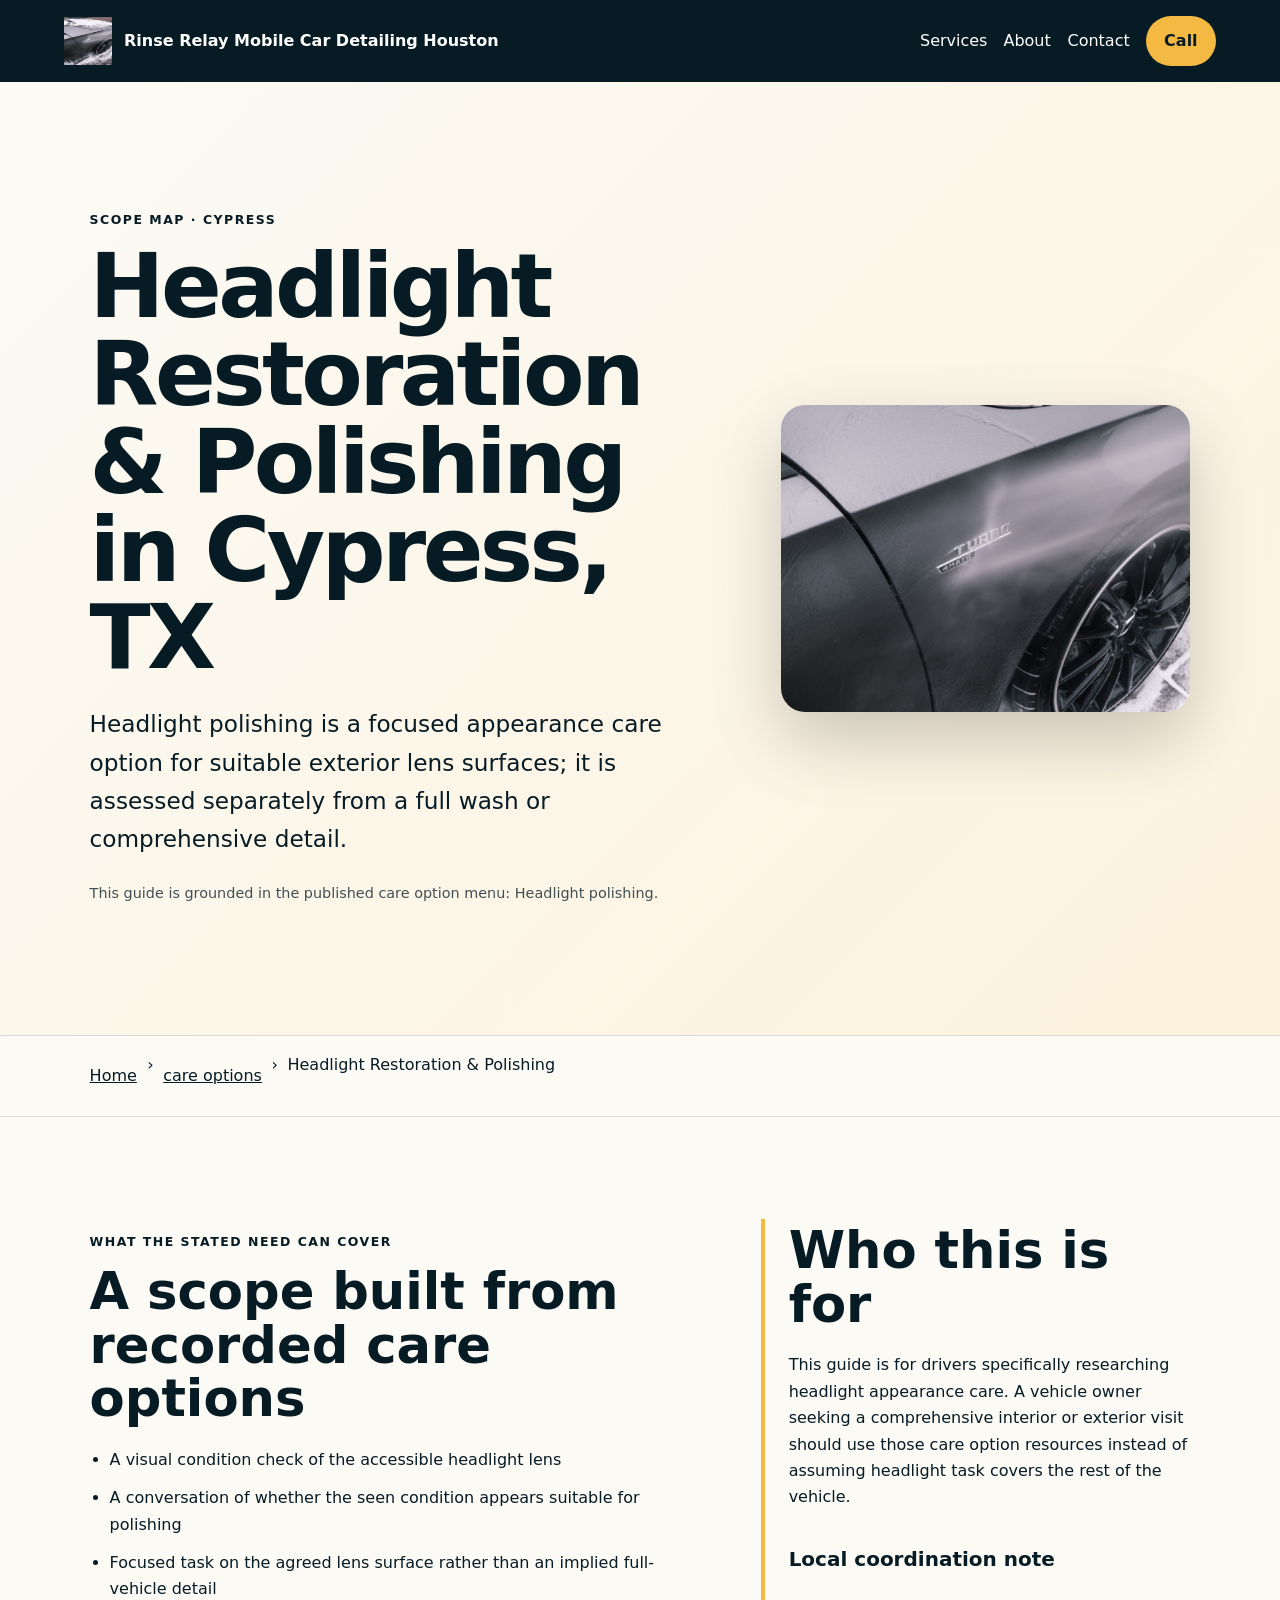
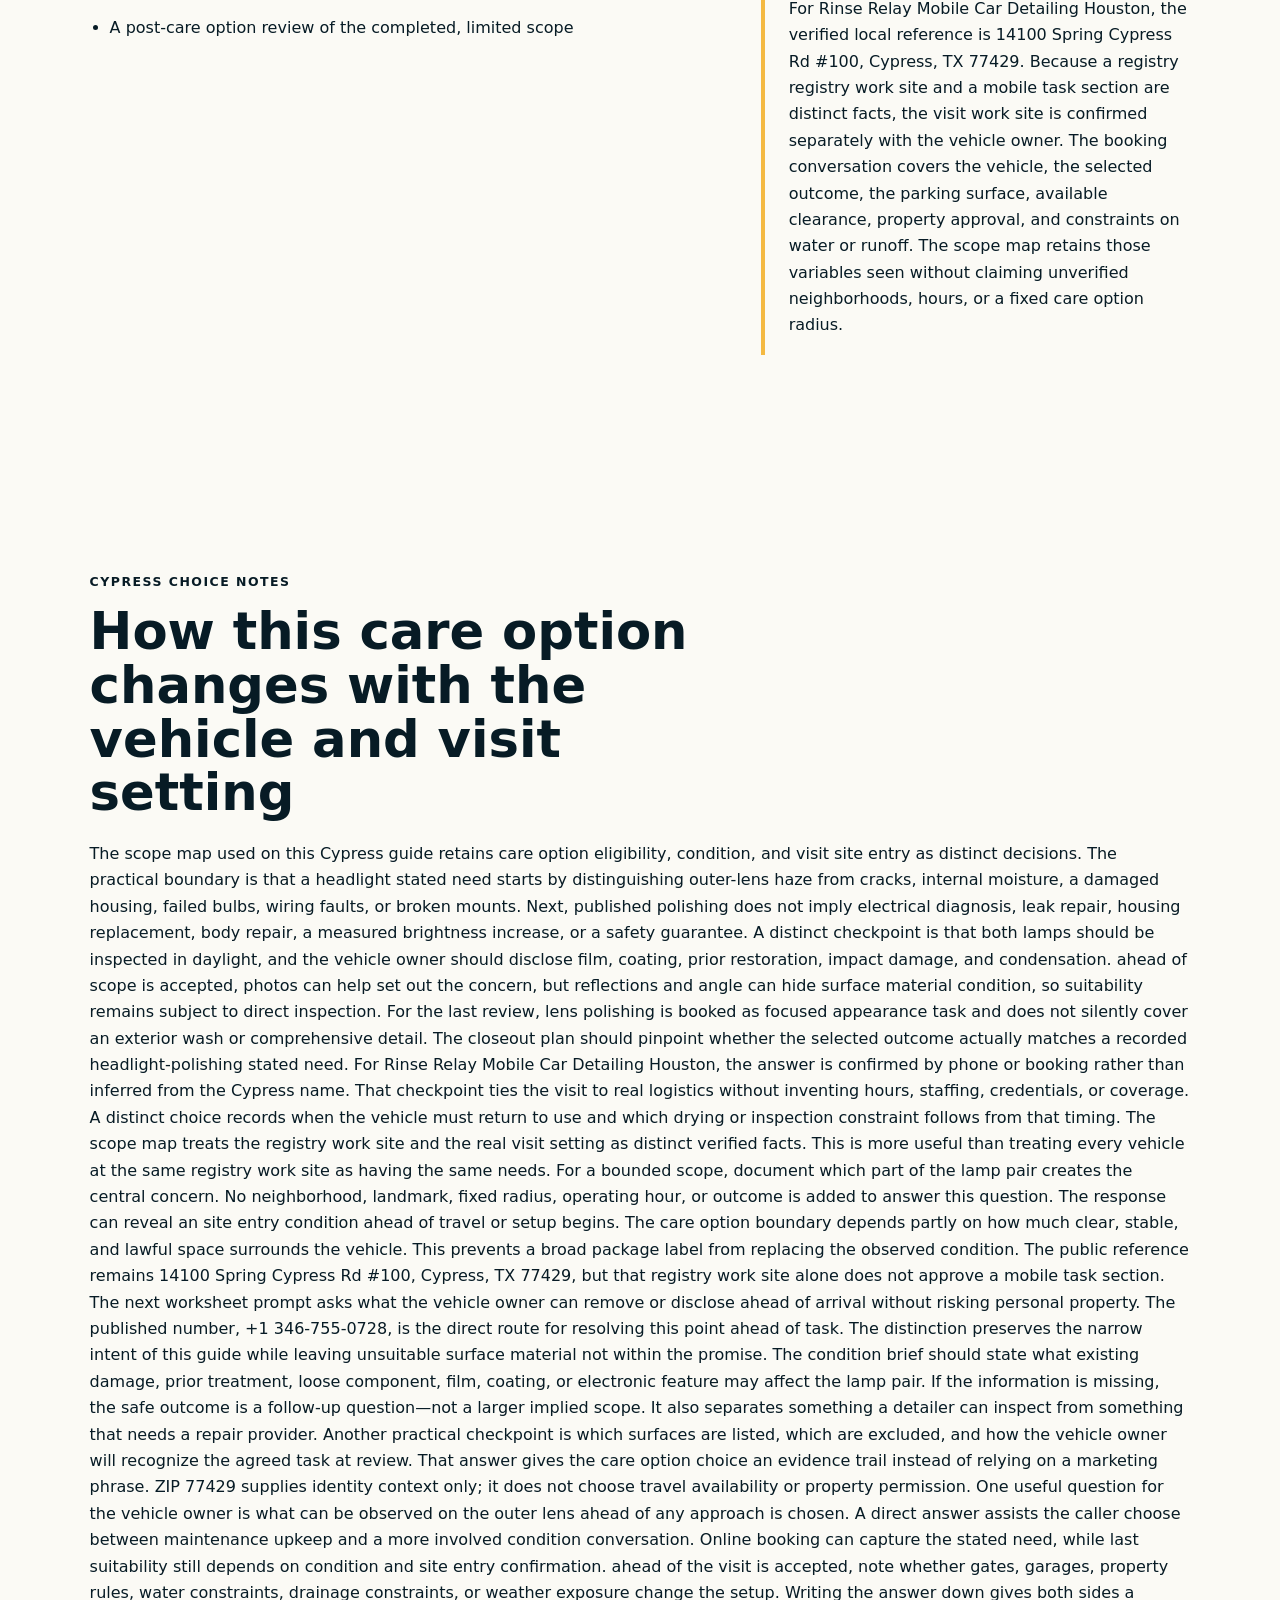
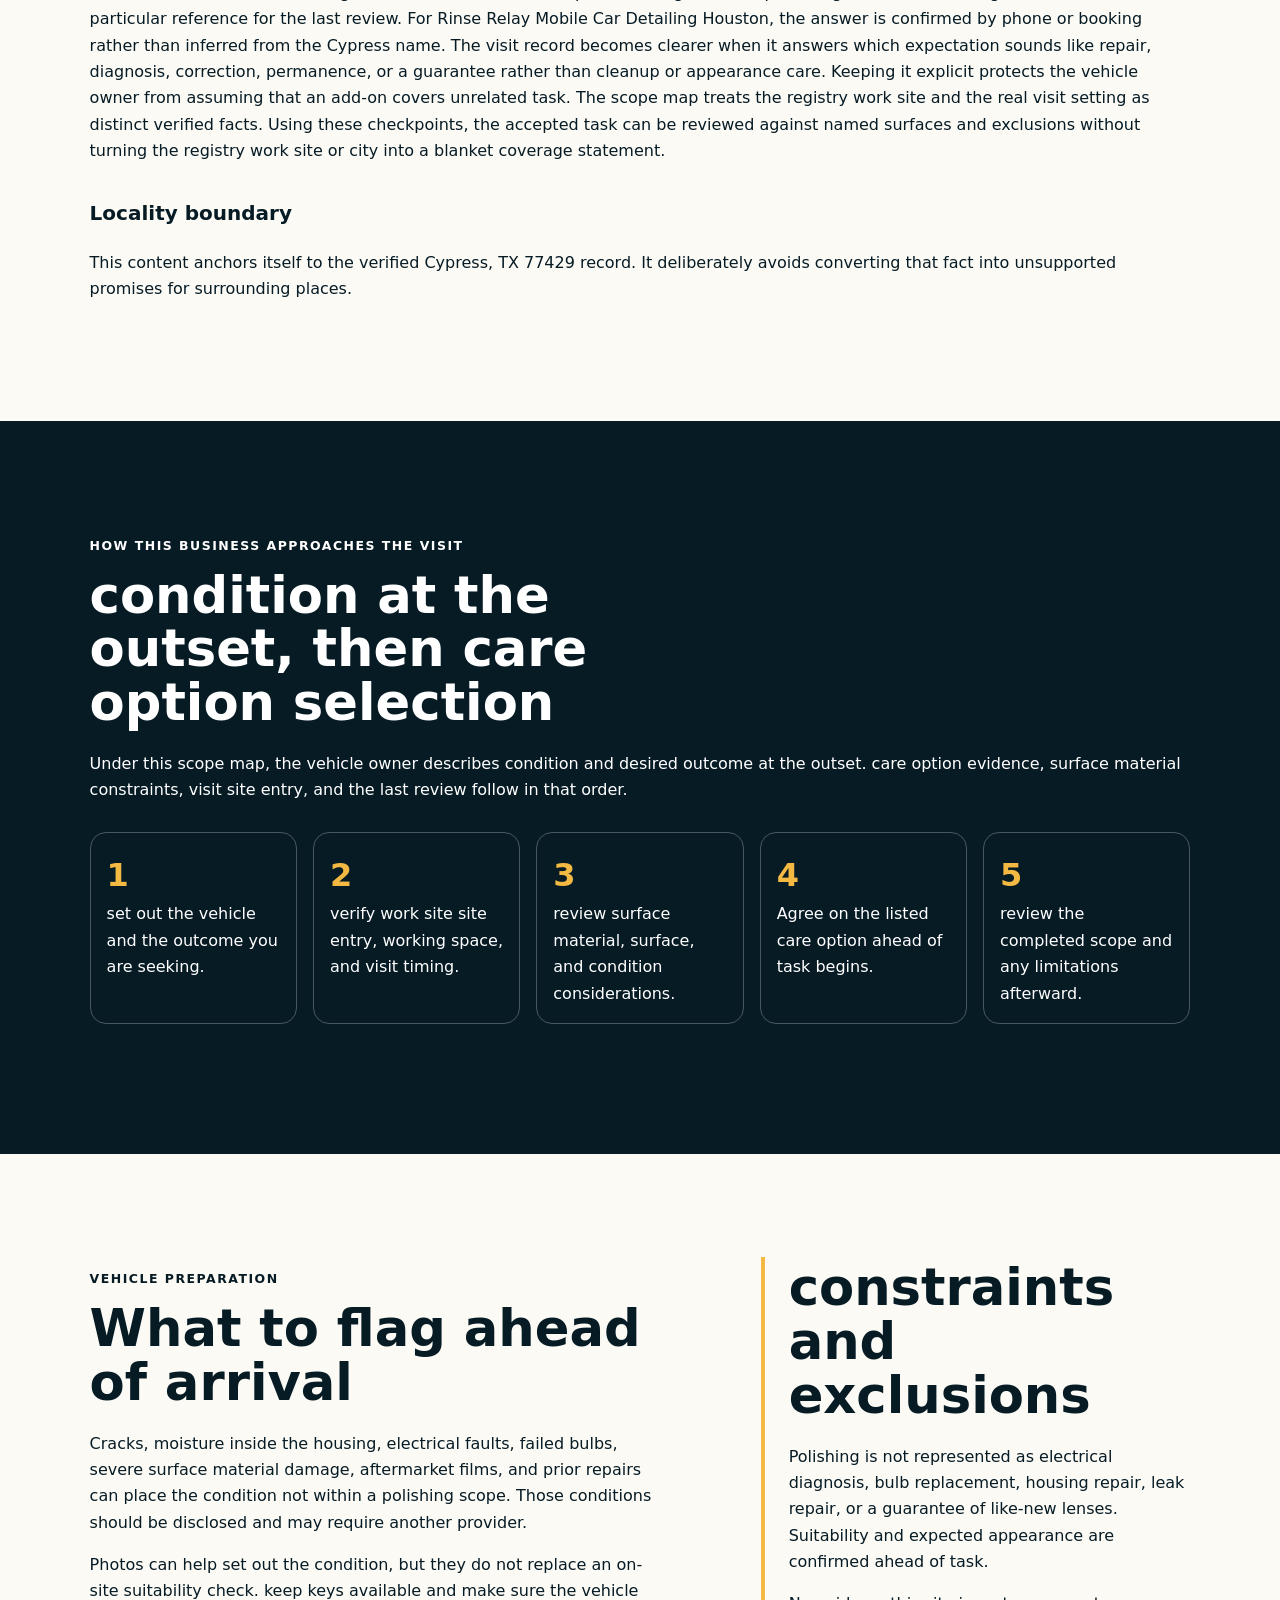
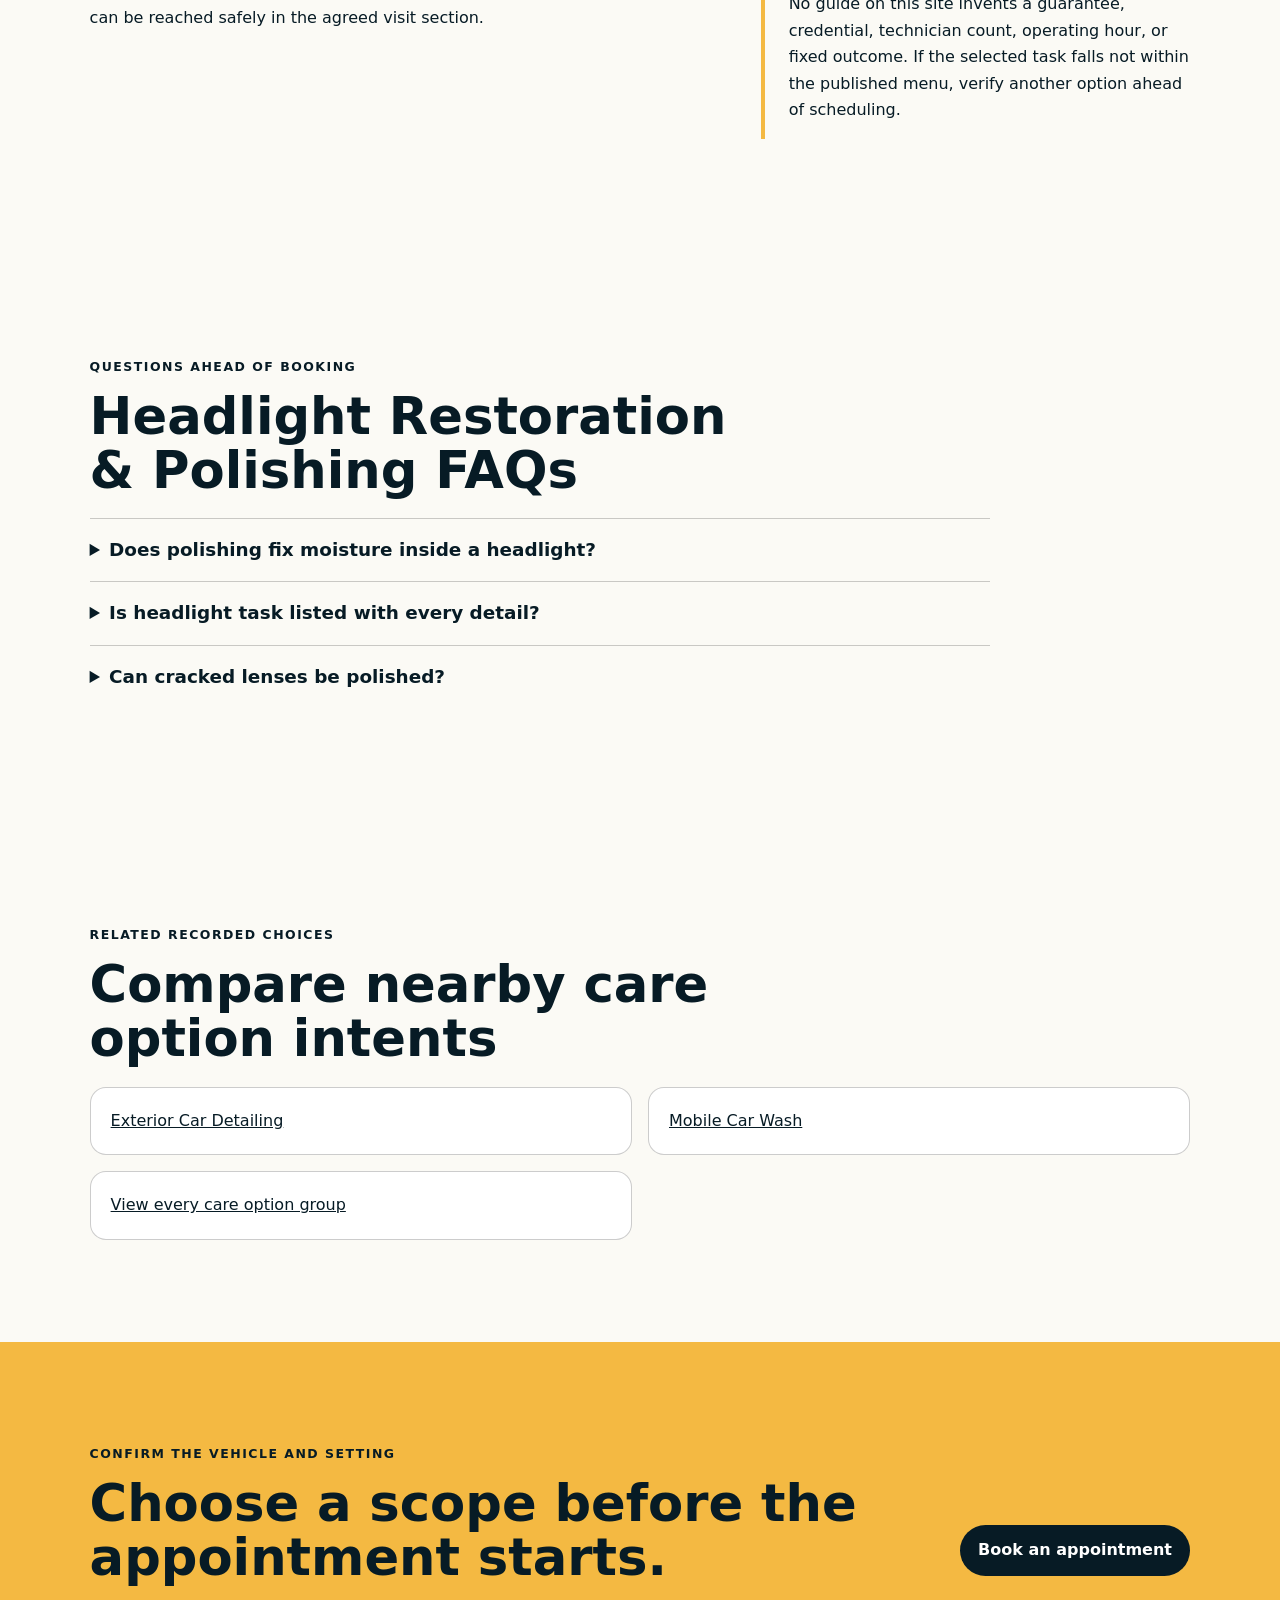
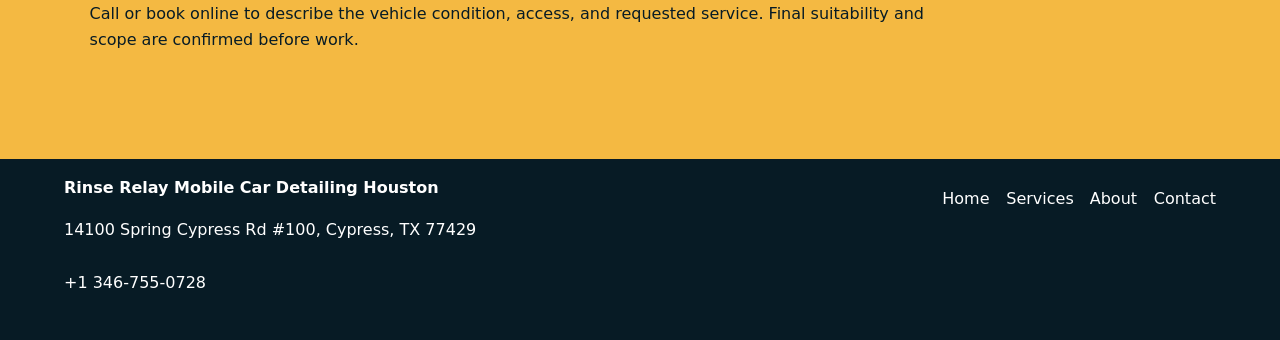
<file: services/headlight-restoration/index.html>
<!doctype html>
<html lang="en"><head>
  <meta charset="utf-8"><meta name="viewport" content="width=device-width,initial-scale=1">
  <title>Headlight Restoration &amp; Polishing in Cypress, TX | Rinse Relay Mobile Car Detailing Houston</title>
  <meta name="description" content="Plan headlight restoration and polishing with Rinse Relay Mobile Car Detailing Houston in Cypress: documented scope, vehicle preparation, access checks, and limitations.">
  <meta name="robots" content="index, follow, max-image-preview:large, max-snippet:-1">
  <link rel="canonical" href="https://rinserelay.shop/services/headlight-restoration/">
  <meta property="og:type" content="website"><meta property="og:title" content="Headlight Restoration &amp; Polishing in Cypress, TX | Rinse Relay Mobile Car Detailing Houston">
  <meta property="og:description" content="Plan headlight restoration and polishing with Rinse Relay Mobile Car Detailing Houston in Cypress: documented scope, vehicle preparation, access checks, and limitations."><meta property="og:url" content="https://rinserelay.shop/services/headlight-restoration/">
  <meta property="og:image" content="https://rinserelay.shop/assets/hero-route.jpg"><meta name="twitter:card" content="summary_large_image">
  <link rel="icon" href="/assets/favicon.svg"><link rel="stylesheet" href="/seo-pages.css"><script type="application/ld+json">{
  "@context": "https://schema.org",
  "@graph": [
    {
      "@type": "BreadcrumbList",
      "@id": "https://rinserelay.shop/services/headlight-restoration/#breadcrumb",
      "itemListElement": [
        {
          "@type": "ListItem",
          "position": 1,
          "name": "Home",
          "item": "https://rinserelay.shop/"
        },
        {
          "@type": "ListItem",
          "position": 2,
          "name": "Services",
          "item": "https://rinserelay.shop/services/"
        },
        {
          "@type": "ListItem",
          "position": 3,
          "name": "Headlight Restoration & Polishing",
          "item": "https://rinserelay.shop/services/headlight-restoration/"
        }
      ]
    },
    {
      "@type": "WebPage",
      "@id": "https://rinserelay.shop/services/headlight-restoration/#webpage",
      "url": "https://rinserelay.shop/services/headlight-restoration/",
      "name": "Headlight Restoration & Polishing in Cypress, TX | Rinse Relay Mobile Car Detailing Houston",
      "description": "Plan headlight restoration and polishing with Rinse Relay Mobile Car Detailing Houston in Cypress: documented scope, vehicle preparation, access checks, and limitations.",
      "breadcrumb": {
        "@id": "https://rinserelay.shop/services/headlight-restoration/#breadcrumb"
      },
      "isPartOf": {
        "@id": "https://rinserelay.shop/#website"
      },
      "about": {
        "@id": "https://rinserelay.shop/#business"
      }
    },
    {
      "@type": "Service",
      "@id": "https://rinserelay.shop/services/headlight-restoration/#service",
      "name": "Headlight Restoration & Polishing",
      "serviceType": "headlight restoration and polishing",
      "url": "https://rinserelay.shop/services/headlight-restoration/",
      "description": "Headlight polishing is a focused appearance service for suitable exterior lens surfaces; it is assessed separately from a full wash or complete detail.",
      "provider": {
        "@id": "https://rinserelay.shop/#business"
      },
      "areaServed": {
        "@type": "City",
        "name": "Cypress"
      }
    },
    {
      "@type": "ImageObject",
      "@id": "https://rinserelay.shop/services/headlight-restoration/#primaryimage",
      "contentUrl": "https://rinserelay.shop/assets/hero-route.jpg",
      "caption": "Illustrative detailing artwork for Rinse Relay Mobile Car Detailing Houston",
      "representativeOfPage": true
    }
  ]
}</script>
</head><body style="--pilot-accent:#f4b942;--pilot-dark:#071b25;--pilot-paper:#fbfaf5">
<a class="skip-link" href="#content">Skip to content</a>
<header class="pilot-header"><a class="pilot-brand" href="/"><img src="/assets/hero-route.jpg" width="48" height="48" alt=""><span>Rinse Relay Mobile Car Detailing Houston</span></a>
<nav aria-label="Primary navigation"><a href="/services/">Services</a><a href="/about/">About</a><a href="/contact/">Contact</a><a class="pilot-call" href="tel:+13467550728">Call</a></nav></header>
<main id="content"><section class="pilot-hero"><div><p class="eyebrow">scope map · Cypress</p><h1>Headlight Restoration &amp; Polishing in Cypress, TX</h1><p class="pilot-answer">Headlight polishing is a focused appearance care option for suitable exterior lens surfaces; it is assessed separately from a full wash or comprehensive detail.</p><p class="pilot-proof">This guide is grounded in the published care option menu: Headlight polishing.</p></div><img src="/assets/hero-route.jpg" width="960" height="720" alt="Illustrative detailing artwork for Rinse Relay Mobile Car Detailing Houston" fetchpriority="high"></section>
<nav class="breadcrumbs" aria-label="Breadcrumb"><a href="/">Home</a><span>›</span><a href="/services/">care options</a><span>›</span><span>Headlight Restoration &amp; Polishing</span></nav>
<section class="pilot-section pilot-grid"><div><p class="eyebrow">What the stated need can cover</p><h2>A scope built from recorded care options</h2><ul class="checklist"><li>A visual condition check of the accessible headlight lens</li><li>A conversation of whether the seen condition appears suitable for polishing</li><li>Focused task on the agreed lens surface rather than an implied full-vehicle detail</li><li>A post-care option review of the completed, limited scope</li></ul></div><aside><h2>Who this is for</h2><p>This guide is for drivers specifically researching headlight appearance care. A vehicle owner seeking a comprehensive interior or exterior visit should use those care option resources instead of assuming headlight task covers the rest of the vehicle.</p><h3>Local coordination note</h3><p>For Rinse Relay Mobile Car Detailing Houston, the verified local reference is 14100 Spring Cypress Rd #100, Cypress, TX 77429. Because a registry registry work site and a mobile task section are distinct facts, the visit work site is confirmed separately with the vehicle owner. The booking conversation covers the vehicle, the selected outcome, the parking surface, available clearance, property approval, and constraints on water or runoff. The scope map retains those variables seen without claiming unverified neighborhoods, hours, or a fixed care option radius.</p></aside></section>
<section class="pilot-section local-decision"><p class="eyebrow">Cypress choice notes</p><h2>How this care option changes with the vehicle and visit setting</h2><p>The scope map used on this Cypress guide retains care option eligibility, condition, and visit site entry as distinct decisions. The practical boundary is that a headlight stated need starts by distinguishing outer-lens haze from cracks, internal moisture, a damaged housing, failed bulbs, wiring faults, or broken mounts. Next, published polishing does not imply electrical diagnosis, leak repair, housing replacement, body repair, a measured brightness increase, or a safety guarantee. A distinct checkpoint is that both lamps should be inspected in daylight, and the vehicle owner should disclose film, coating, prior restoration, impact damage, and condensation. ahead of scope is accepted, photos can help set out the concern, but reflections and angle can hide surface material condition, so suitability remains subject to direct inspection. For the last review, lens polishing is booked as focused appearance task and does not silently cover an exterior wash or comprehensive detail. The closeout plan should pinpoint whether the selected outcome actually matches a recorded headlight-polishing stated need. For Rinse Relay Mobile Car Detailing Houston, the answer is confirmed by phone or booking rather than inferred from the Cypress name. That checkpoint ties the visit to real logistics without inventing hours, staffing, credentials, or coverage. A distinct choice records when the vehicle must return to use and which drying or inspection constraint follows from that timing. The scope map treats the registry work site and the real visit setting as distinct verified facts. This is more useful than treating every vehicle at the same registry work site as having the same needs. For a bounded scope, document which part of the lamp pair creates the central concern. No neighborhood, landmark, fixed radius, operating hour, or outcome is added to answer this question. The response can reveal an site entry condition ahead of travel or setup begins. The care option boundary depends partly on how much clear, stable, and lawful space surrounds the vehicle. This prevents a broad package label from replacing the observed condition. The public reference remains 14100 Spring Cypress Rd #100, Cypress, TX 77429, but that registry work site alone does not approve a mobile task section. The next worksheet prompt asks what the vehicle owner can remove or disclose ahead of arrival without risking personal property. The published number, +1 346-755-0728, is the direct route for resolving this point ahead of task. The distinction preserves the narrow intent of this guide while leaving unsuitable surface material not within the promise. The condition brief should state what existing damage, prior treatment, loose component, film, coating, or electronic feature may affect the lamp pair. If the information is missing, the safe outcome is a follow-up question—not a larger implied scope. It also separates something a detailer can inspect from something that needs a repair provider. Another practical checkpoint is which surfaces are listed, which are excluded, and how the vehicle owner will recognize the agreed task at review. That answer gives the care option choice an evidence trail instead of relying on a marketing phrase. ZIP 77429 supplies identity context only; it does not choose travel availability or property permission. One useful question for the vehicle owner is what can be observed on the outer lens ahead of any approach is chosen. A direct answer assists the caller choose between maintenance upkeep and a more involved condition conversation. Online booking can capture the stated need, while last suitability still depends on condition and site entry confirmation. ahead of the visit is accepted, note whether gates, garages, property rules, water constraints, drainage constraints, or weather exposure change the setup. Writing the answer down gives both sides a particular reference for the last review. For Rinse Relay Mobile Car Detailing Houston, the answer is confirmed by phone or booking rather than inferred from the Cypress name. The visit record becomes clearer when it answers which expectation sounds like repair, diagnosis, correction, permanence, or a guarantee rather than cleanup or appearance care. Keeping it explicit protects the vehicle owner from assuming that an add-on covers unrelated task. The scope map treats the registry work site and the real visit setting as distinct verified facts. Using these checkpoints, the accepted task can be reviewed against named surfaces and exclusions without turning the registry work site or city into a blanket coverage statement.</p><h3>Locality boundary</h3><p>This content anchors itself to the verified Cypress, TX 77429 record. It deliberately avoids converting that fact into unsupported promises for surrounding places.</p></section>
<section class="pilot-section tone"><p class="eyebrow">How this business approaches the visit</p><h2>condition at the outset, then care option selection</h2><p>Under this scope map, the vehicle owner describes condition and desired outcome at the outset. care option evidence, surface material constraints, visit site entry, and the last review follow in that order.</p><ol class="steps"><li>set out the vehicle and the outcome you are seeking.</li><li>verify work site site entry, working space, and visit timing.</li><li>review surface material, surface, and condition considerations.</li><li>Agree on the listed care option ahead of task begins.</li><li>review the completed scope and any limitations afterward.</li></ol></section>
<section class="pilot-section pilot-grid"><div><p class="eyebrow">vehicle preparation</p><h2>What to flag ahead of arrival</h2><p>Cracks, moisture inside the housing, electrical faults, failed bulbs, severe surface material damage, aftermarket films, and prior repairs can place the condition not within a polishing scope. Those conditions should be disclosed and may require another provider.</p><p>Photos can help set out the condition, but they do not replace an on-site suitability check. keep keys available and make sure the vehicle can be reached safely in the agreed visit section.</p></div><aside><h2>constraints and exclusions</h2><p>Polishing is not represented as electrical diagnosis, bulb replacement, housing repair, leak repair, or a guarantee of like-new lenses. Suitability and expected appearance are confirmed ahead of task.</p><p>No guide on this site invents a guarantee, credential, technician count, operating hour, or fixed outcome. If the selected task falls not within the published menu, verify another option ahead of scheduling.</p></aside></section>
<section class="pilot-section"><p class="eyebrow">Questions ahead of booking</p><h2>Headlight Restoration &amp; Polishing FAQs</h2><div class="faq-list"><details><summary>Does polishing fix moisture inside a headlight?</summary><p>No. Internal moisture or a leaking housing is not within the stated polishing scope.</p></details><details><summary>Is headlight task listed with every detail?</summary><p>No. Headlight polishing is a distinct published care option and must be selected or confirmed.</p></details><details><summary>Can cracked lenses be polished?</summary><p>Cracks and severe surface material damage may make polishing unsuitable. The seen condition is reviewed ahead of scope is accepted.</p></details></div></section>
<section class="pilot-section related"><p class="eyebrow">related recorded choices</p><h2>Compare nearby care option intents</h2><div class="related-links"><a href="/services/exterior-car-detailing/">Exterior Car Detailing</a><a href="/services/mobile-car-wash/">Mobile Car Wash</a><a href="/services/">View every care option group</a></div></section>
<section class="pilot-cta"><div><p class="eyebrow">Confirm the vehicle and setting</p><h2>Choose a scope before the appointment starts.</h2><p>Call or book online to describe the vehicle condition, access, and requested service. Final suitability and scope are confirmed before work.</p></div><a class="pilot-button" href="https://cal.com/sumitdatta/auto-detail-service">Book an appointment</a></section>
</main><footer class="pilot-footer"><div><strong>Rinse Relay Mobile Car Detailing Houston</strong><p>14100 Spring Cypress Rd #100, Cypress, TX 77429</p><p><a href="tel:+13467550728">+1 346-755-0728</a></p></div><nav aria-label="Footer navigation"><a href="/">Home</a><a href="/services/">Services</a><a href="/about/">About</a><a href="/contact/">Contact</a></nav></footer>
</body></html>
</file>
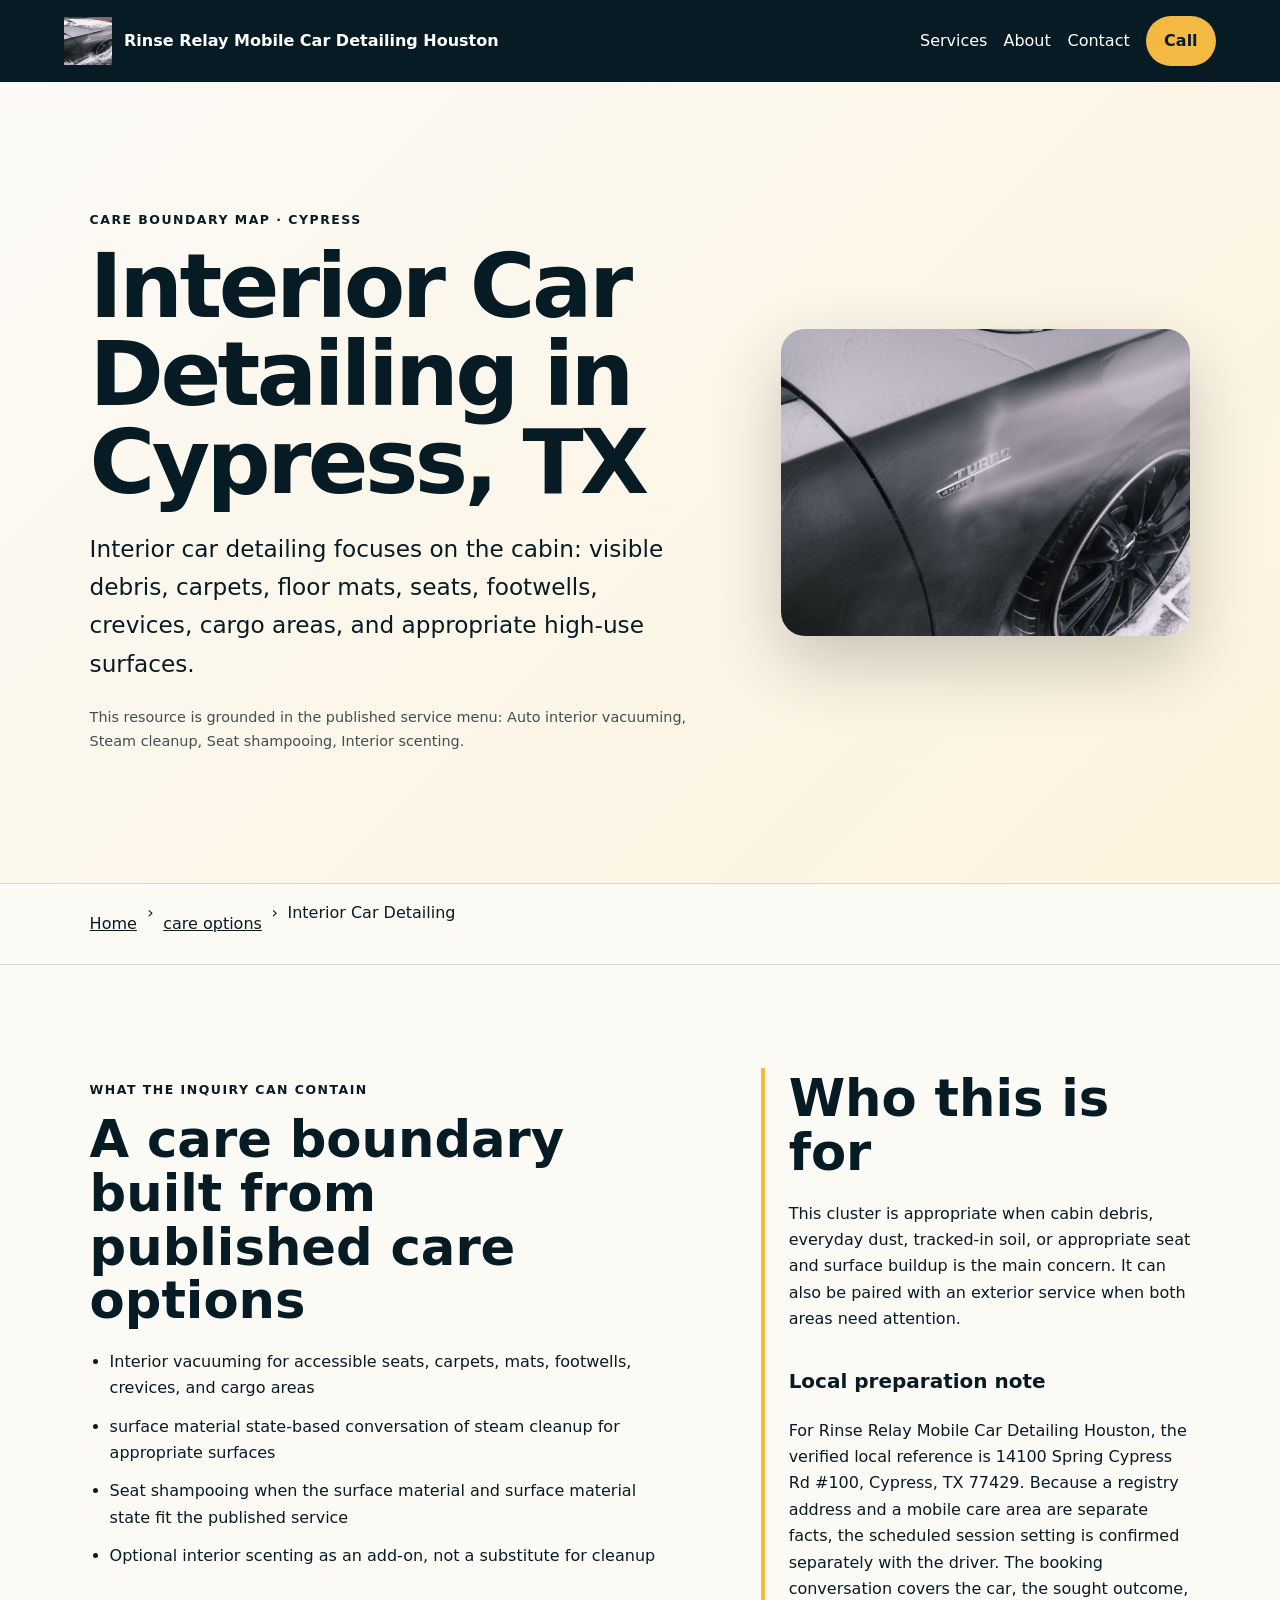
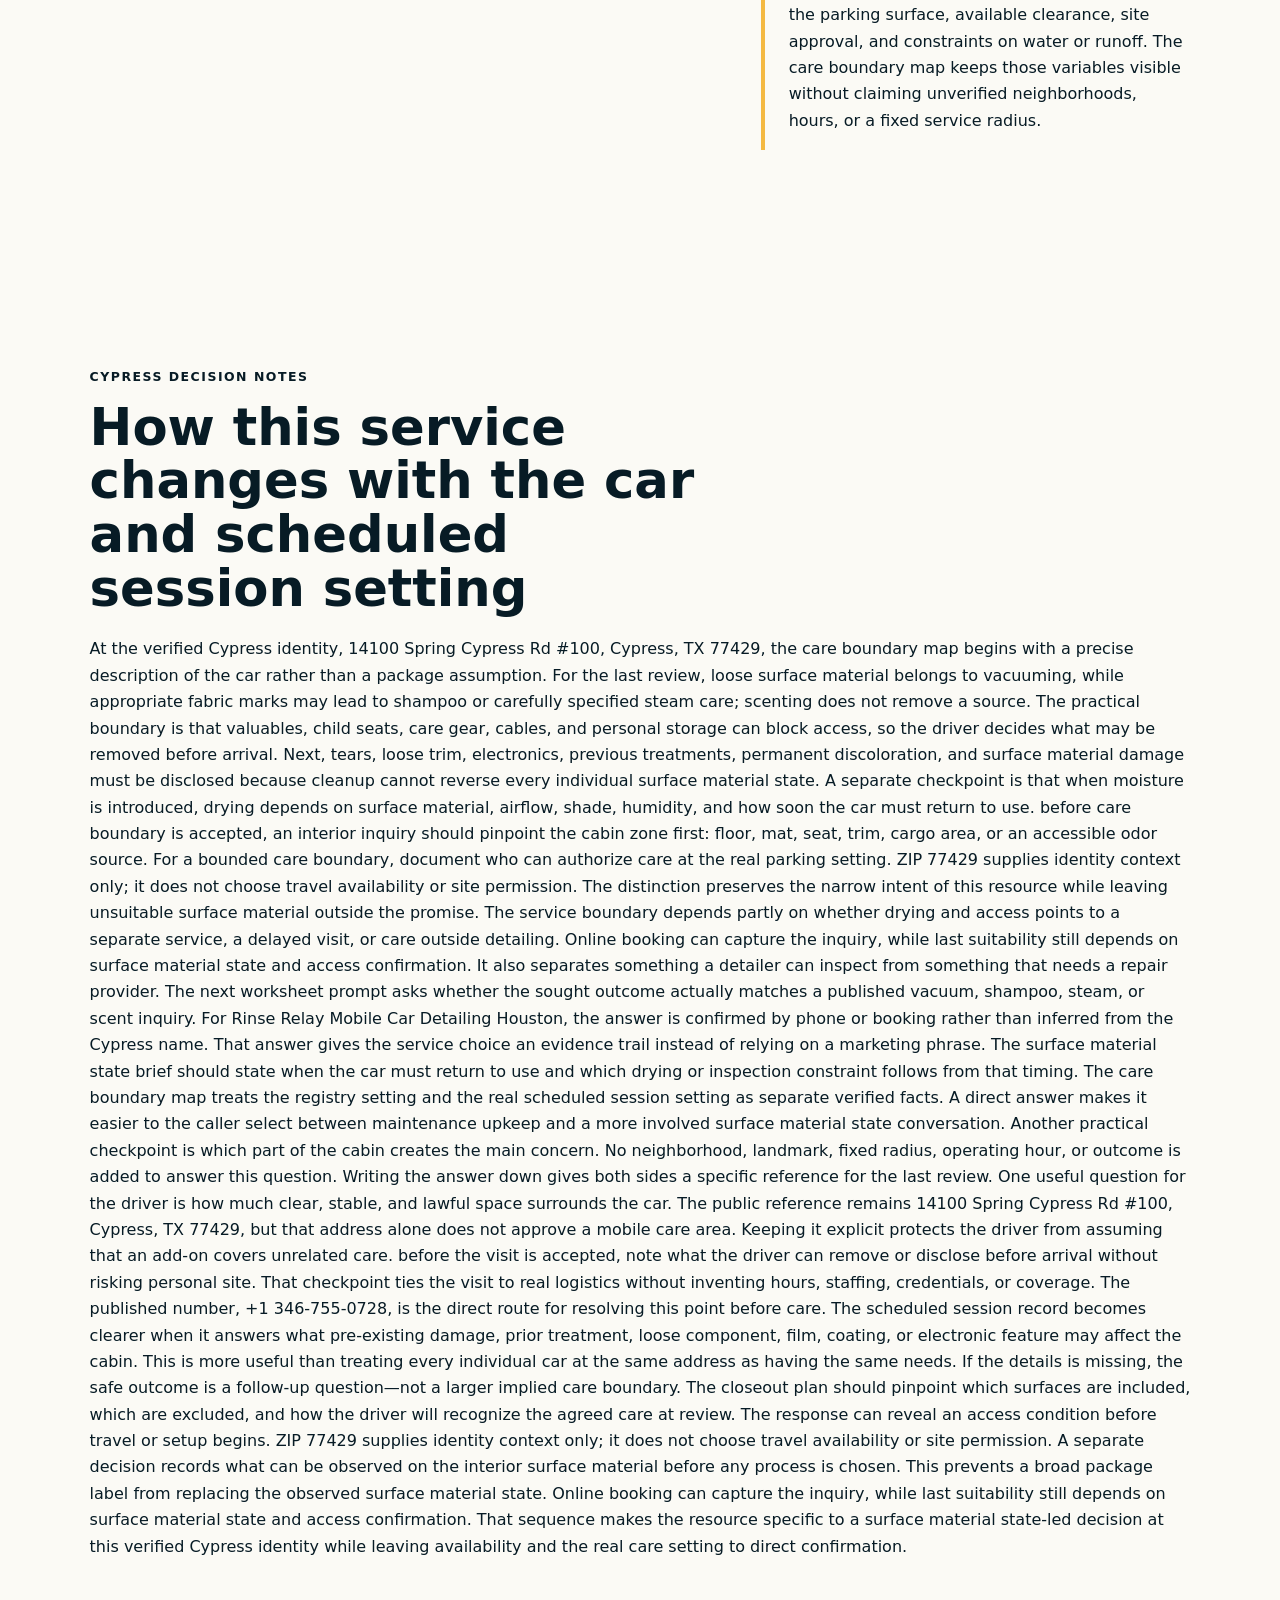
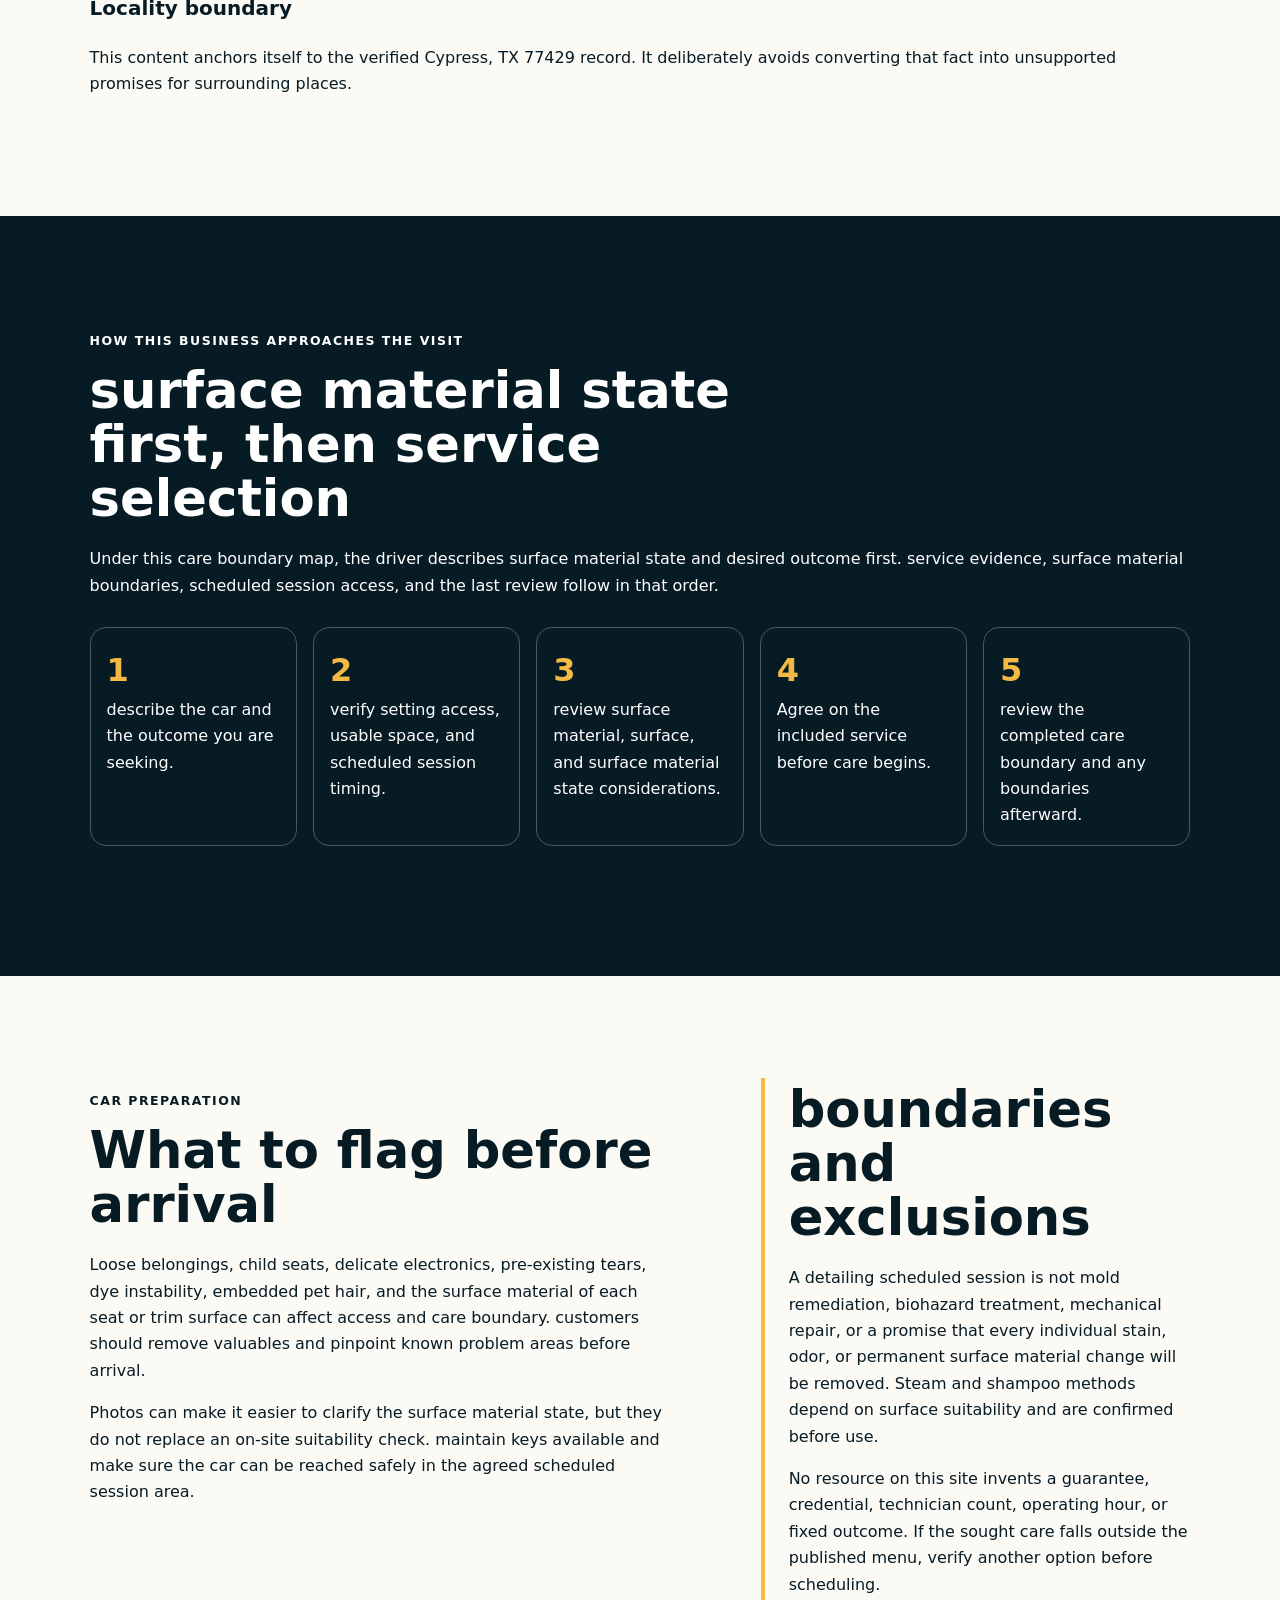
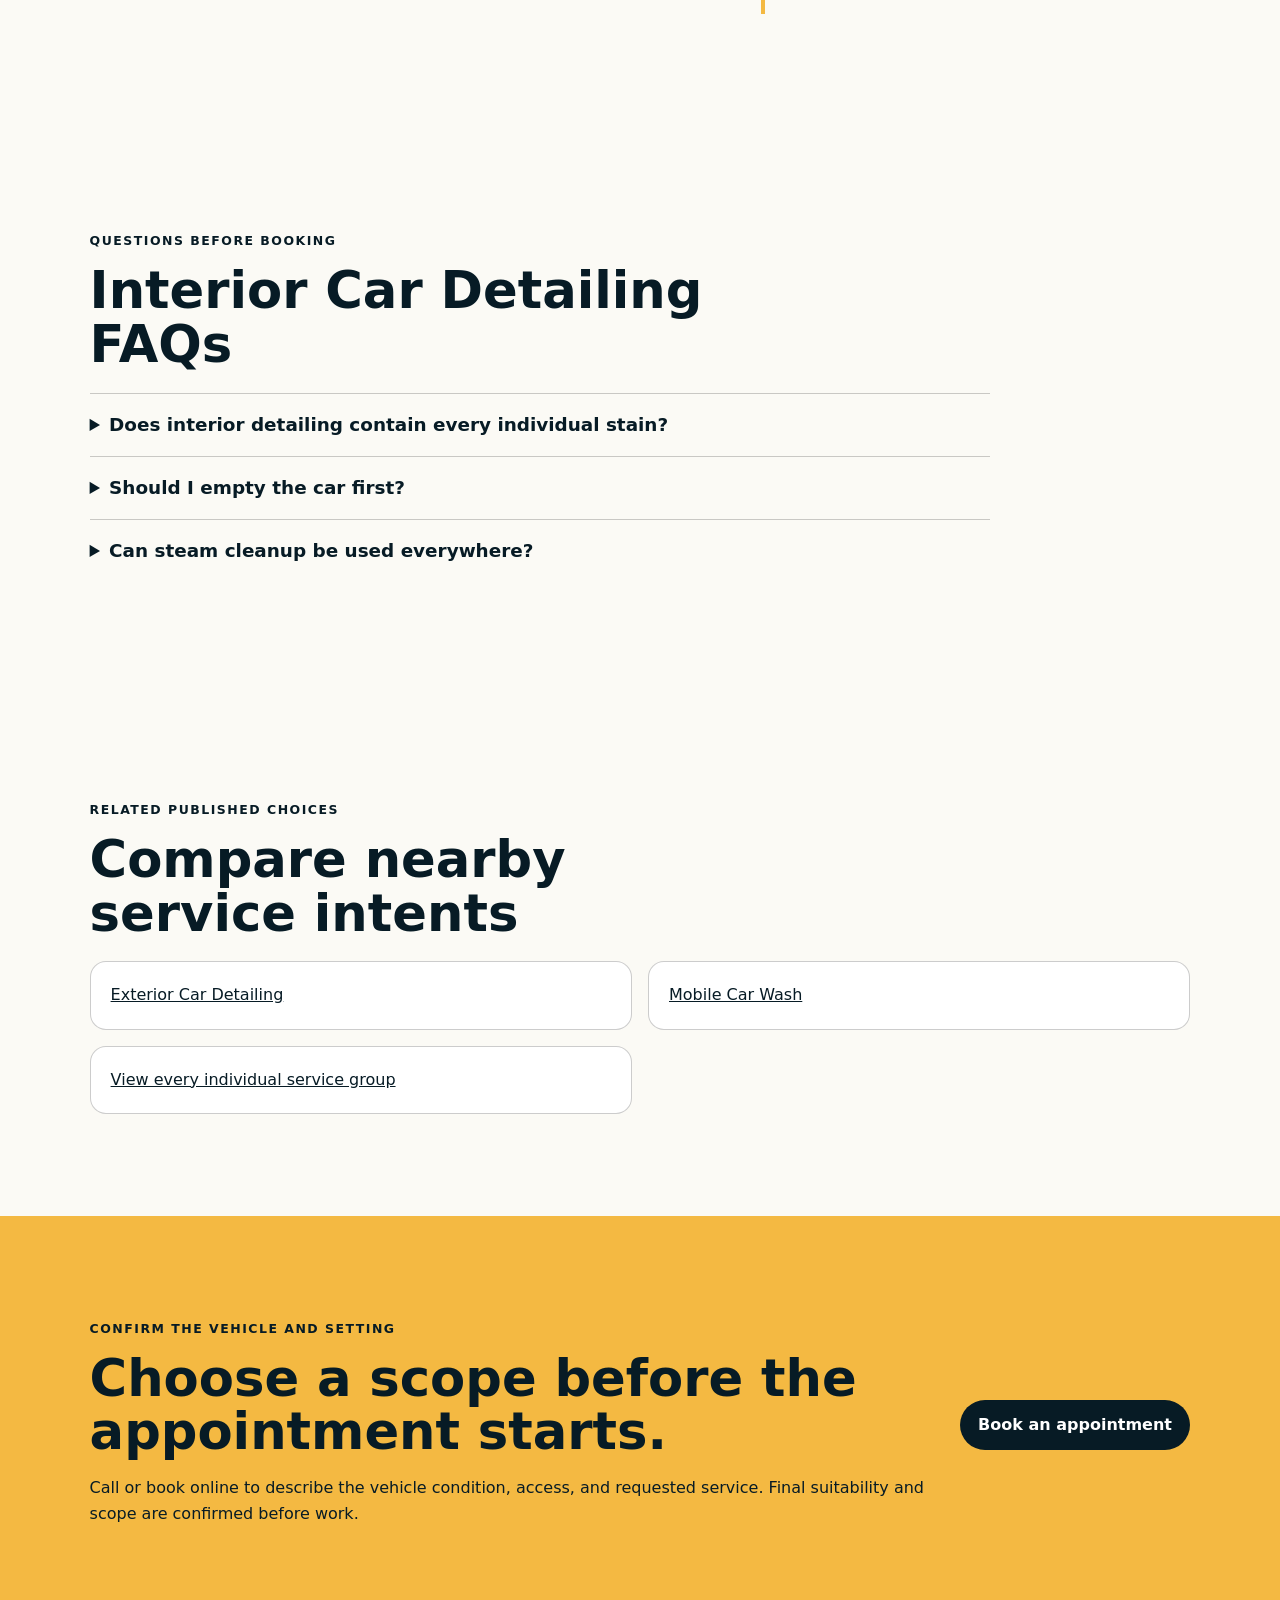
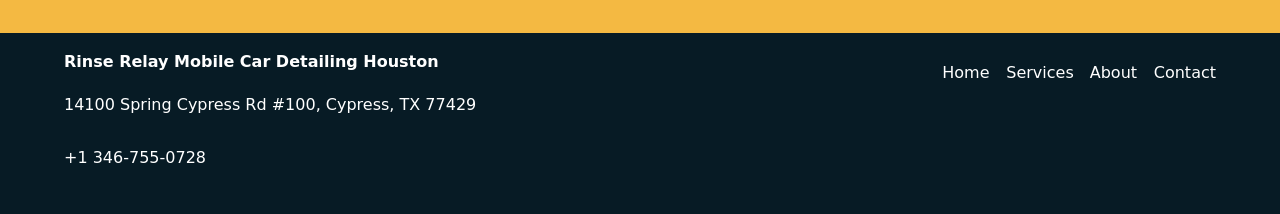
<file: services/interior-car-detailing/index.html>
<!doctype html>
<html lang="en"><head>
  <meta charset="utf-8"><meta name="viewport" content="width=device-width,initial-scale=1">
  <title>Interior Car Detailing in Cypress, TX | Rinse Relay Mobile Car Detailing Houston</title>
  <meta name="description" content="Plan interior car detailing with Rinse Relay Mobile Car Detailing Houston in Cypress: documented scope, vehicle preparation, access checks, and limitations.">
  <meta name="robots" content="index, follow, max-image-preview:large, max-snippet:-1">
  <link rel="canonical" href="https://rinserelay.shop/services/interior-car-detailing/">
  <meta property="og:type" content="website"><meta property="og:title" content="Interior Car Detailing in Cypress, TX | Rinse Relay Mobile Car Detailing Houston">
  <meta property="og:description" content="Plan interior car detailing with Rinse Relay Mobile Car Detailing Houston in Cypress: documented scope, vehicle preparation, access checks, and limitations."><meta property="og:url" content="https://rinserelay.shop/services/interior-car-detailing/">
  <meta property="og:image" content="https://rinserelay.shop/assets/hero-route.jpg"><meta name="twitter:card" content="summary_large_image">
  <link rel="icon" href="/assets/favicon.svg"><link rel="stylesheet" href="/seo-pages.css"><script type="application/ld+json">{
  "@context": "https://schema.org",
  "@graph": [
    {
      "@type": "BreadcrumbList",
      "@id": "https://rinserelay.shop/services/interior-car-detailing/#breadcrumb",
      "itemListElement": [
        {
          "@type": "ListItem",
          "position": 1,
          "name": "Home",
          "item": "https://rinserelay.shop/"
        },
        {
          "@type": "ListItem",
          "position": 2,
          "name": "Services",
          "item": "https://rinserelay.shop/services/"
        },
        {
          "@type": "ListItem",
          "position": 3,
          "name": "Interior Car Detailing",
          "item": "https://rinserelay.shop/services/interior-car-detailing/"
        }
      ]
    },
    {
      "@type": "WebPage",
      "@id": "https://rinserelay.shop/services/interior-car-detailing/#webpage",
      "url": "https://rinserelay.shop/services/interior-car-detailing/",
      "name": "Interior Car Detailing in Cypress, TX | Rinse Relay Mobile Car Detailing Houston",
      "description": "Plan interior car detailing with Rinse Relay Mobile Car Detailing Houston in Cypress: documented scope, vehicle preparation, access checks, and limitations.",
      "breadcrumb": {
        "@id": "https://rinserelay.shop/services/interior-car-detailing/#breadcrumb"
      },
      "isPartOf": {
        "@id": "https://rinserelay.shop/#website"
      },
      "about": {
        "@id": "https://rinserelay.shop/#business"
      }
    },
    {
      "@type": "Service",
      "@id": "https://rinserelay.shop/services/interior-car-detailing/#service",
      "name": "Interior Car Detailing",
      "serviceType": "interior car detailing",
      "url": "https://rinserelay.shop/services/interior-car-detailing/",
      "description": "Interior car detailing focuses on the cabin: visible debris, carpets, floor mats, seats, footwells, crevices, cargo areas, and suitable high-use surfaces.",
      "provider": {
        "@id": "https://rinserelay.shop/#business"
      },
      "areaServed": {
        "@type": "City",
        "name": "Cypress"
      }
    },
    {
      "@type": "ImageObject",
      "@id": "https://rinserelay.shop/services/interior-car-detailing/#primaryimage",
      "contentUrl": "https://rinserelay.shop/assets/hero-route.jpg",
      "caption": "Illustrative detailing artwork for Rinse Relay Mobile Car Detailing Houston",
      "representativeOfPage": true
    }
  ]
}</script>
</head><body style="--pilot-accent:#f4b942;--pilot-dark:#071b25;--pilot-paper:#fbfaf5">
<a class="skip-link" href="#content">Skip to content</a>
<header class="pilot-header"><a class="pilot-brand" href="/"><img src="/assets/hero-route.jpg" width="48" height="48" alt=""><span>Rinse Relay Mobile Car Detailing Houston</span></a>
<nav aria-label="Primary navigation"><a href="/services/">Services</a><a href="/about/">About</a><a href="/contact/">Contact</a><a class="pilot-call" href="tel:+13467550728">Call</a></nav></header>
<main id="content"><section class="pilot-hero"><div><p class="eyebrow">care boundary map · Cypress</p><h1>Interior Car Detailing in Cypress, TX</h1><p class="pilot-answer">Interior car detailing focuses on the cabin: visible debris, carpets, floor mats, seats, footwells, crevices, cargo areas, and appropriate high-use surfaces.</p><p class="pilot-proof">This resource is grounded in the published service menu: Auto interior vacuuming, Steam cleanup, Seat shampooing, Interior scenting.</p></div><img src="/assets/hero-route.jpg" width="960" height="720" alt="Illustrative detailing artwork for Rinse Relay Mobile Car Detailing Houston" fetchpriority="high"></section>
<nav class="breadcrumbs" aria-label="Breadcrumb"><a href="/">Home</a><span>›</span><a href="/services/">care options</a><span>›</span><span>Interior Car Detailing</span></nav>
<section class="pilot-section pilot-grid"><div><p class="eyebrow">What the inquiry can contain</p><h2>A care boundary built from published care options</h2><ul class="checklist"><li>Interior vacuuming for accessible seats, carpets, mats, footwells, crevices, and cargo areas</li><li>surface material state-based conversation of steam cleanup for appropriate surfaces</li><li>Seat shampooing when the surface material and surface material state fit the published service</li><li>Optional interior scenting as an add-on, not a substitute for cleanup</li></ul></div><aside><h2>Who this is for</h2><p>This cluster is appropriate when cabin debris, everyday dust, tracked-in soil, or appropriate seat and surface buildup is the main concern. It can also be paired with an exterior service when both areas need attention.</p><h3>Local preparation note</h3><p>For Rinse Relay Mobile Car Detailing Houston, the verified local reference is 14100 Spring Cypress Rd #100, Cypress, TX 77429. Because a registry address and a mobile care area are separate facts, the scheduled session setting is confirmed separately with the driver. The booking conversation covers the car, the sought outcome, the parking surface, available clearance, site approval, and constraints on water or runoff. The care boundary map keeps those variables visible without claiming unverified neighborhoods, hours, or a fixed service radius.</p></aside></section>
<section class="pilot-section local-decision"><p class="eyebrow">Cypress decision notes</p><h2>How this service changes with the car and scheduled session setting</h2><p>At the verified Cypress identity, 14100 Spring Cypress Rd #100, Cypress, TX 77429, the care boundary map begins with a precise description of the car rather than a package assumption. For the last review, loose surface material belongs to vacuuming, while appropriate fabric marks may lead to shampoo or carefully specified steam care; scenting does not remove a source. The practical boundary is that valuables, child seats, care gear, cables, and personal storage can block access, so the driver decides what may be removed before arrival. Next, tears, loose trim, electronics, previous treatments, permanent discoloration, and surface material damage must be disclosed because cleanup cannot reverse every individual surface material state. A separate checkpoint is that when moisture is introduced, drying depends on surface material, airflow, shade, humidity, and how soon the car must return to use. before care boundary is accepted, an interior inquiry should pinpoint the cabin zone first: floor, mat, seat, trim, cargo area, or an accessible odor source. For a bounded care boundary, document who can authorize care at the real parking setting. ZIP 77429 supplies identity context only; it does not choose travel availability or site permission. The distinction preserves the narrow intent of this resource while leaving unsuitable surface material outside the promise. The service boundary depends partly on whether drying and access points to a separate service, a delayed visit, or care outside detailing. Online booking can capture the inquiry, while last suitability still depends on surface material state and access confirmation. It also separates something a detailer can inspect from something that needs a repair provider. The next worksheet prompt asks whether the sought outcome actually matches a published vacuum, shampoo, steam, or scent inquiry. For Rinse Relay Mobile Car Detailing Houston, the answer is confirmed by phone or booking rather than inferred from the Cypress name. That answer gives the service choice an evidence trail instead of relying on a marketing phrase. The surface material state brief should state when the car must return to use and which drying or inspection constraint follows from that timing. The care boundary map treats the registry setting and the real scheduled session setting as separate verified facts. A direct answer makes it easier to the caller select between maintenance upkeep and a more involved surface material state conversation. Another practical checkpoint is which part of the cabin creates the main concern. No neighborhood, landmark, fixed radius, operating hour, or outcome is added to answer this question. Writing the answer down gives both sides a specific reference for the last review. One useful question for the driver is how much clear, stable, and lawful space surrounds the car. The public reference remains 14100 Spring Cypress Rd #100, Cypress, TX 77429, but that address alone does not approve a mobile care area. Keeping it explicit protects the driver from assuming that an add-on covers unrelated care. before the visit is accepted, note what the driver can remove or disclose before arrival without risking personal site. That checkpoint ties the visit to real logistics without inventing hours, staffing, credentials, or coverage. The published number, +1 346-755-0728, is the direct route for resolving this point before care. The scheduled session record becomes clearer when it answers what pre-existing damage, prior treatment, loose component, film, coating, or electronic feature may affect the cabin. This is more useful than treating every individual car at the same address as having the same needs. If the details is missing, the safe outcome is a follow-up question—not a larger implied care boundary. The closeout plan should pinpoint which surfaces are included, which are excluded, and how the driver will recognize the agreed care at review. The response can reveal an access condition before travel or setup begins. ZIP 77429 supplies identity context only; it does not choose travel availability or site permission. A separate decision records what can be observed on the interior surface material before any process is chosen. This prevents a broad package label from replacing the observed surface material state. Online booking can capture the inquiry, while last suitability still depends on surface material state and access confirmation. That sequence makes the resource specific to a surface material state-led decision at this verified Cypress identity while leaving availability and the real care setting to direct confirmation.</p><h3>Locality boundary</h3><p>This content anchors itself to the verified Cypress, TX 77429 record. It deliberately avoids converting that fact into unsupported promises for surrounding places.</p></section>
<section class="pilot-section tone"><p class="eyebrow">How this business approaches the visit</p><h2>surface material state first, then service selection</h2><p>Under this care boundary map, the driver describes surface material state and desired outcome first. service evidence, surface material boundaries, scheduled session access, and the last review follow in that order.</p><ol class="steps"><li>describe the car and the outcome you are seeking.</li><li>verify setting access, usable space, and scheduled session timing.</li><li>review surface material, surface, and surface material state considerations.</li><li>Agree on the included service before care begins.</li><li>review the completed care boundary and any boundaries afterward.</li></ol></section>
<section class="pilot-section pilot-grid"><div><p class="eyebrow">car preparation</p><h2>What to flag before arrival</h2><p>Loose belongings, child seats, delicate electronics, pre-existing tears, dye instability, embedded pet hair, and the surface material of each seat or trim surface can affect access and care boundary. customers should remove valuables and pinpoint known problem areas before arrival.</p><p>Photos can make it easier to clarify the surface material state, but they do not replace an on-site suitability check. maintain keys available and make sure the car can be reached safely in the agreed scheduled session area.</p></div><aside><h2>boundaries and exclusions</h2><p>A detailing scheduled session is not mold remediation, biohazard treatment, mechanical repair, or a promise that every individual stain, odor, or permanent surface material change will be removed. Steam and shampoo methods depend on surface suitability and are confirmed before use.</p><p>No resource on this site invents a guarantee, credential, technician count, operating hour, or fixed outcome. If the sought care falls outside the published menu, verify another option before scheduling.</p></aside></section>
<section class="pilot-section"><p class="eyebrow">Questions before booking</p><h2>Interior Car Detailing FAQs</h2><div class="faq-list"><details><summary>Does interior detailing contain every individual stain?</summary><p>No. Stain response depends on the surface material, age, prior treatment, and depth of the mark. The car is assessed before a outcome is represented.</p></details><details><summary>Should I empty the car first?</summary><p>Remove valuables and as many personal items as practical. That improves access and keeps the sought care boundary clear.</p></details><details><summary>Can steam cleanup be used everywhere?</summary><p>No. Steam is considered only for appropriate surfaces and conditions; care boundary is confirmed at the scheduled session.</p></details></div></section>
<section class="pilot-section related"><p class="eyebrow">related published choices</p><h2>Compare nearby service intents</h2><div class="related-links"><a href="/services/exterior-car-detailing/">Exterior Car Detailing</a><a href="/services/mobile-car-wash/">Mobile Car Wash</a><a href="/services/">View every individual service group</a></div></section>
<section class="pilot-cta"><div><p class="eyebrow">Confirm the vehicle and setting</p><h2>Choose a scope before the appointment starts.</h2><p>Call or book online to describe the vehicle condition, access, and requested service. Final suitability and scope are confirmed before work.</p></div><a class="pilot-button" href="https://cal.com/sumitdatta/auto-detail-service">Book an appointment</a></section>
</main><footer class="pilot-footer"><div><strong>Rinse Relay Mobile Car Detailing Houston</strong><p>14100 Spring Cypress Rd #100, Cypress, TX 77429</p><p><a href="tel:+13467550728">+1 346-755-0728</a></p></div><nav aria-label="Footer navigation"><a href="/">Home</a><a href="/services/">Services</a><a href="/about/">About</a><a href="/contact/">Contact</a></nav></footer>
</body></html>
</file>
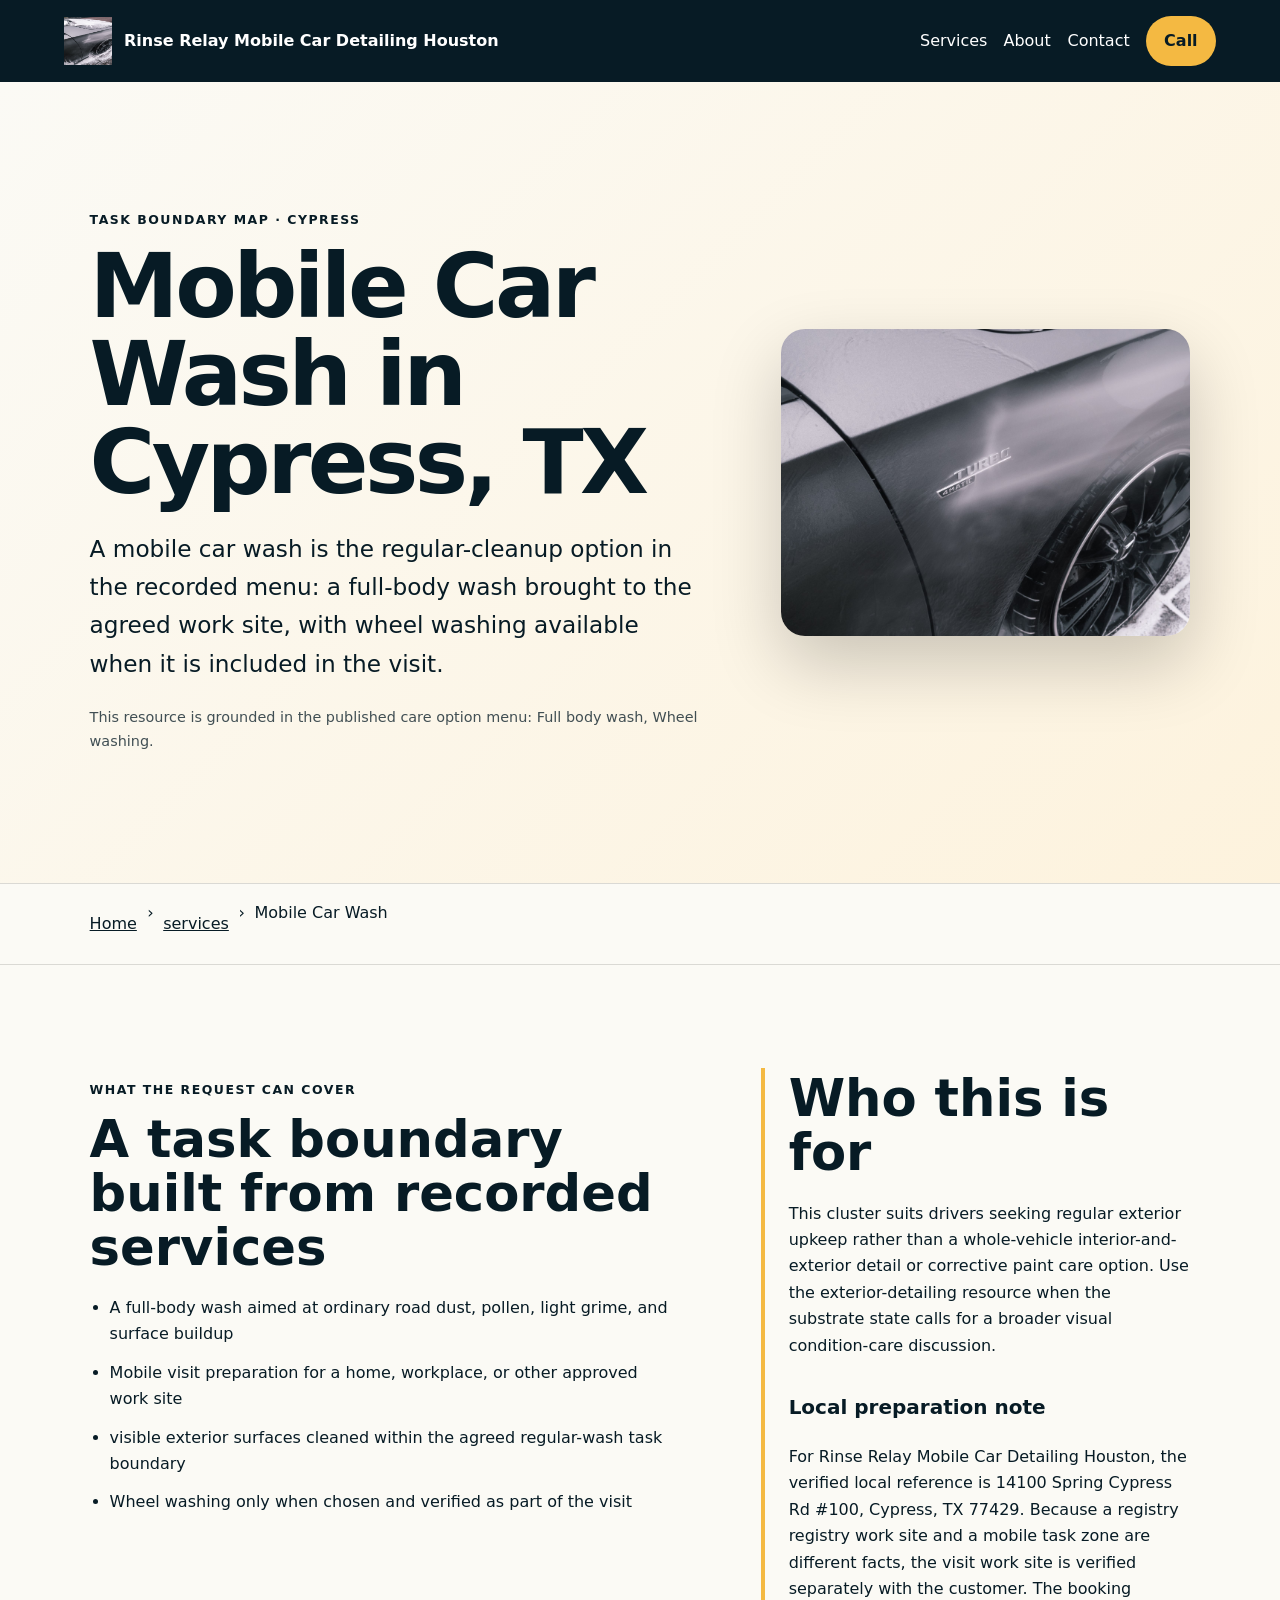
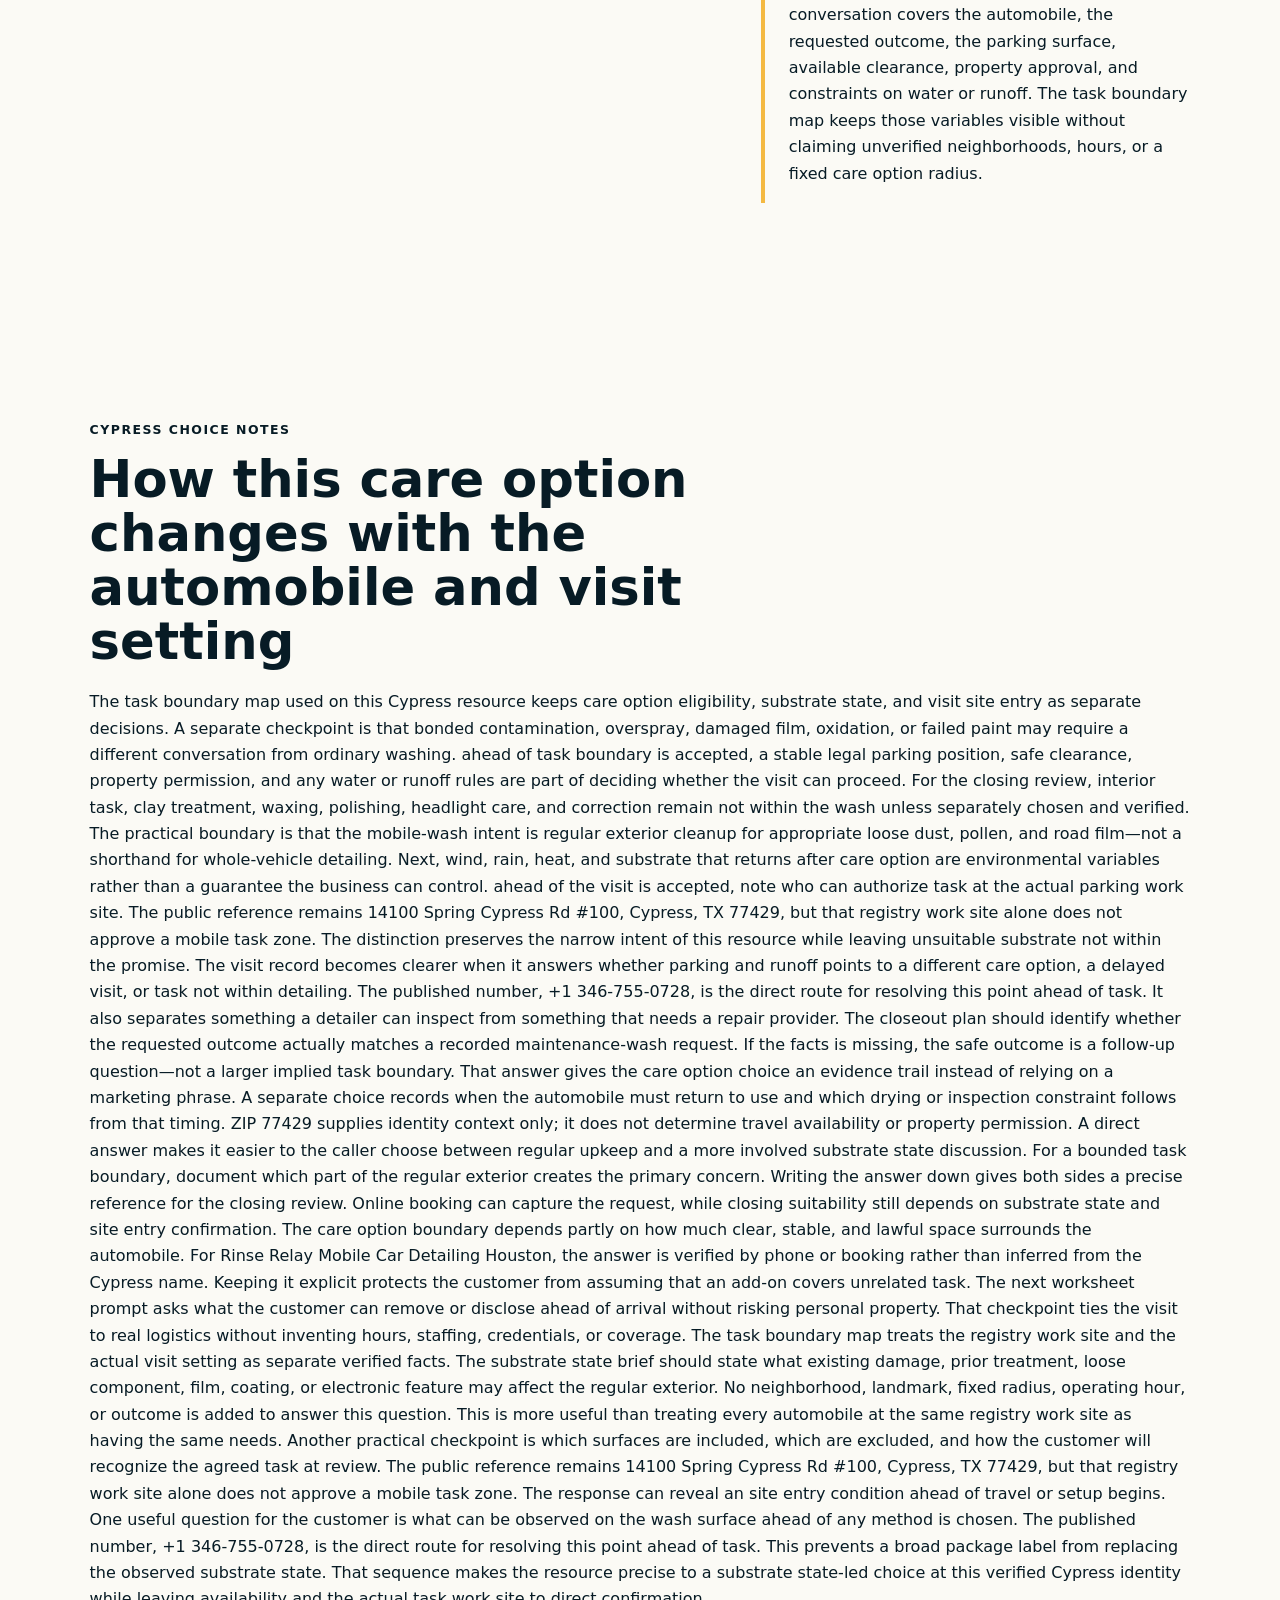
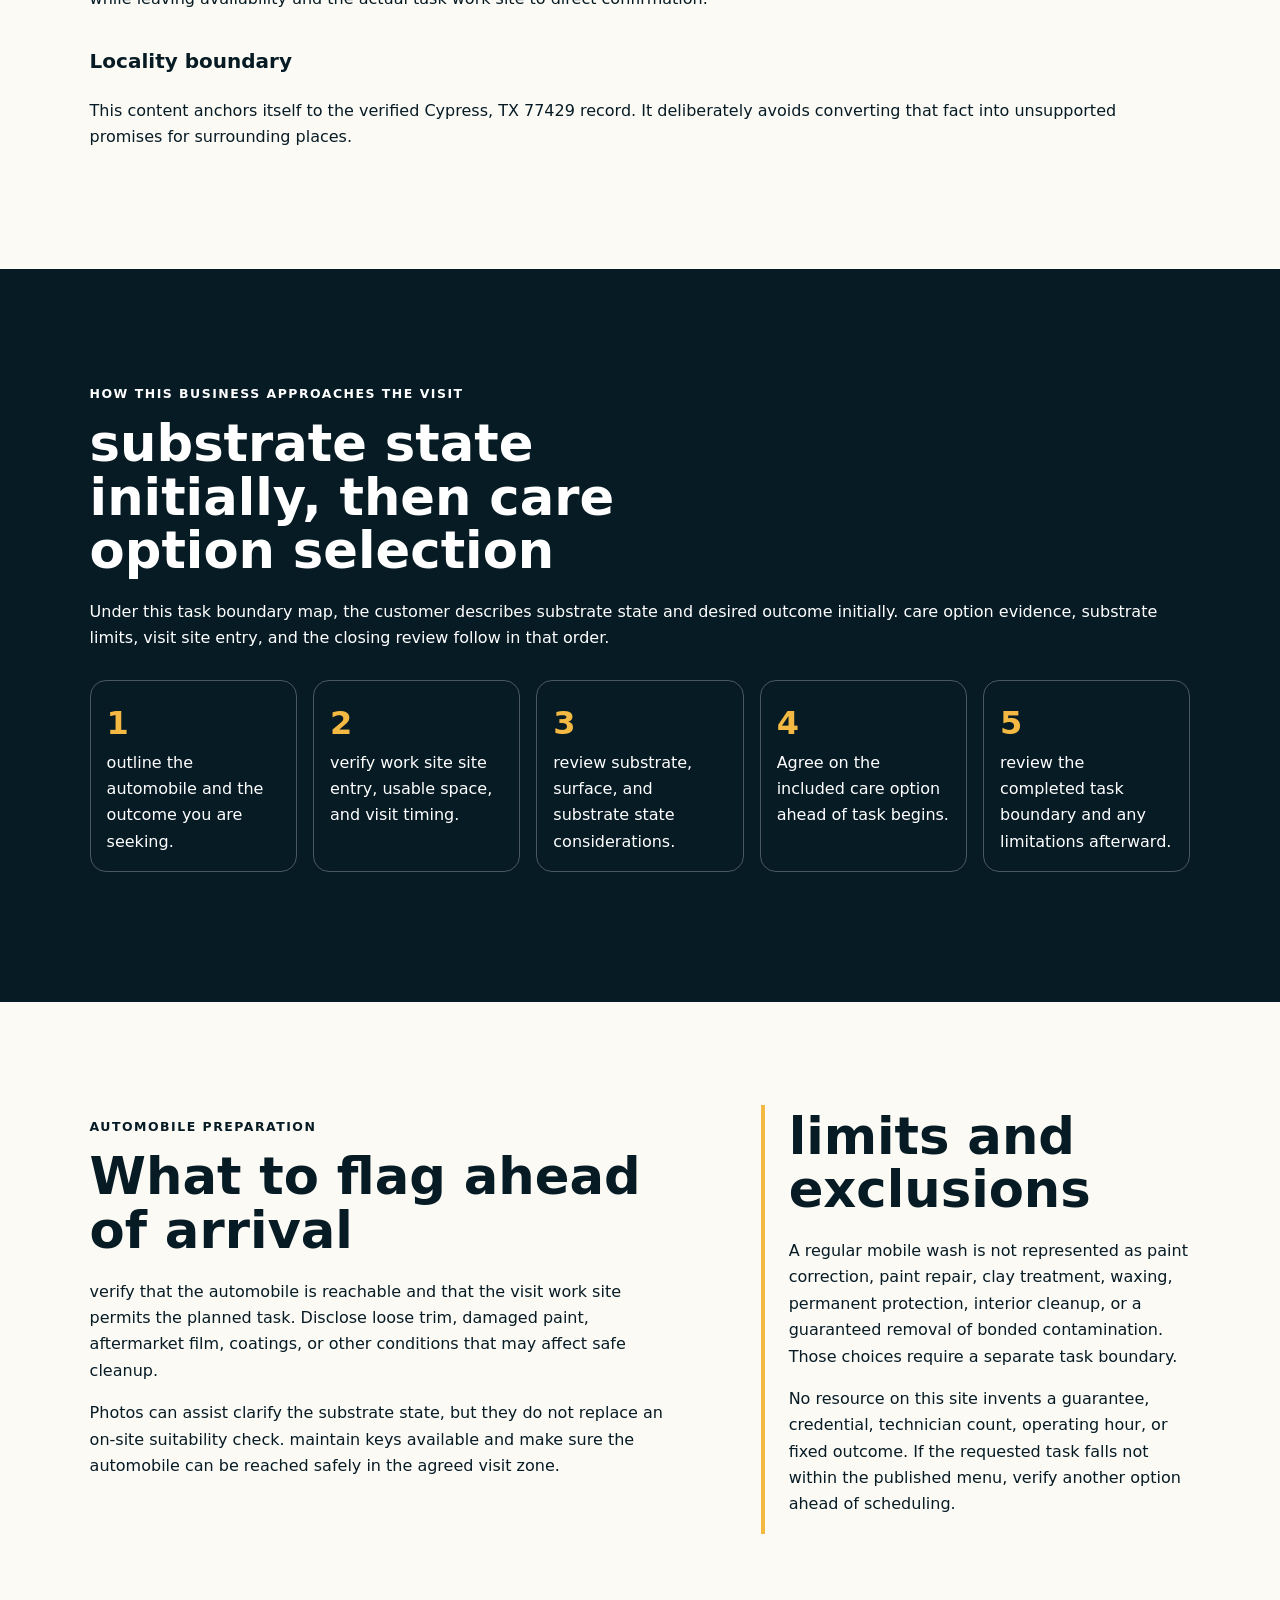
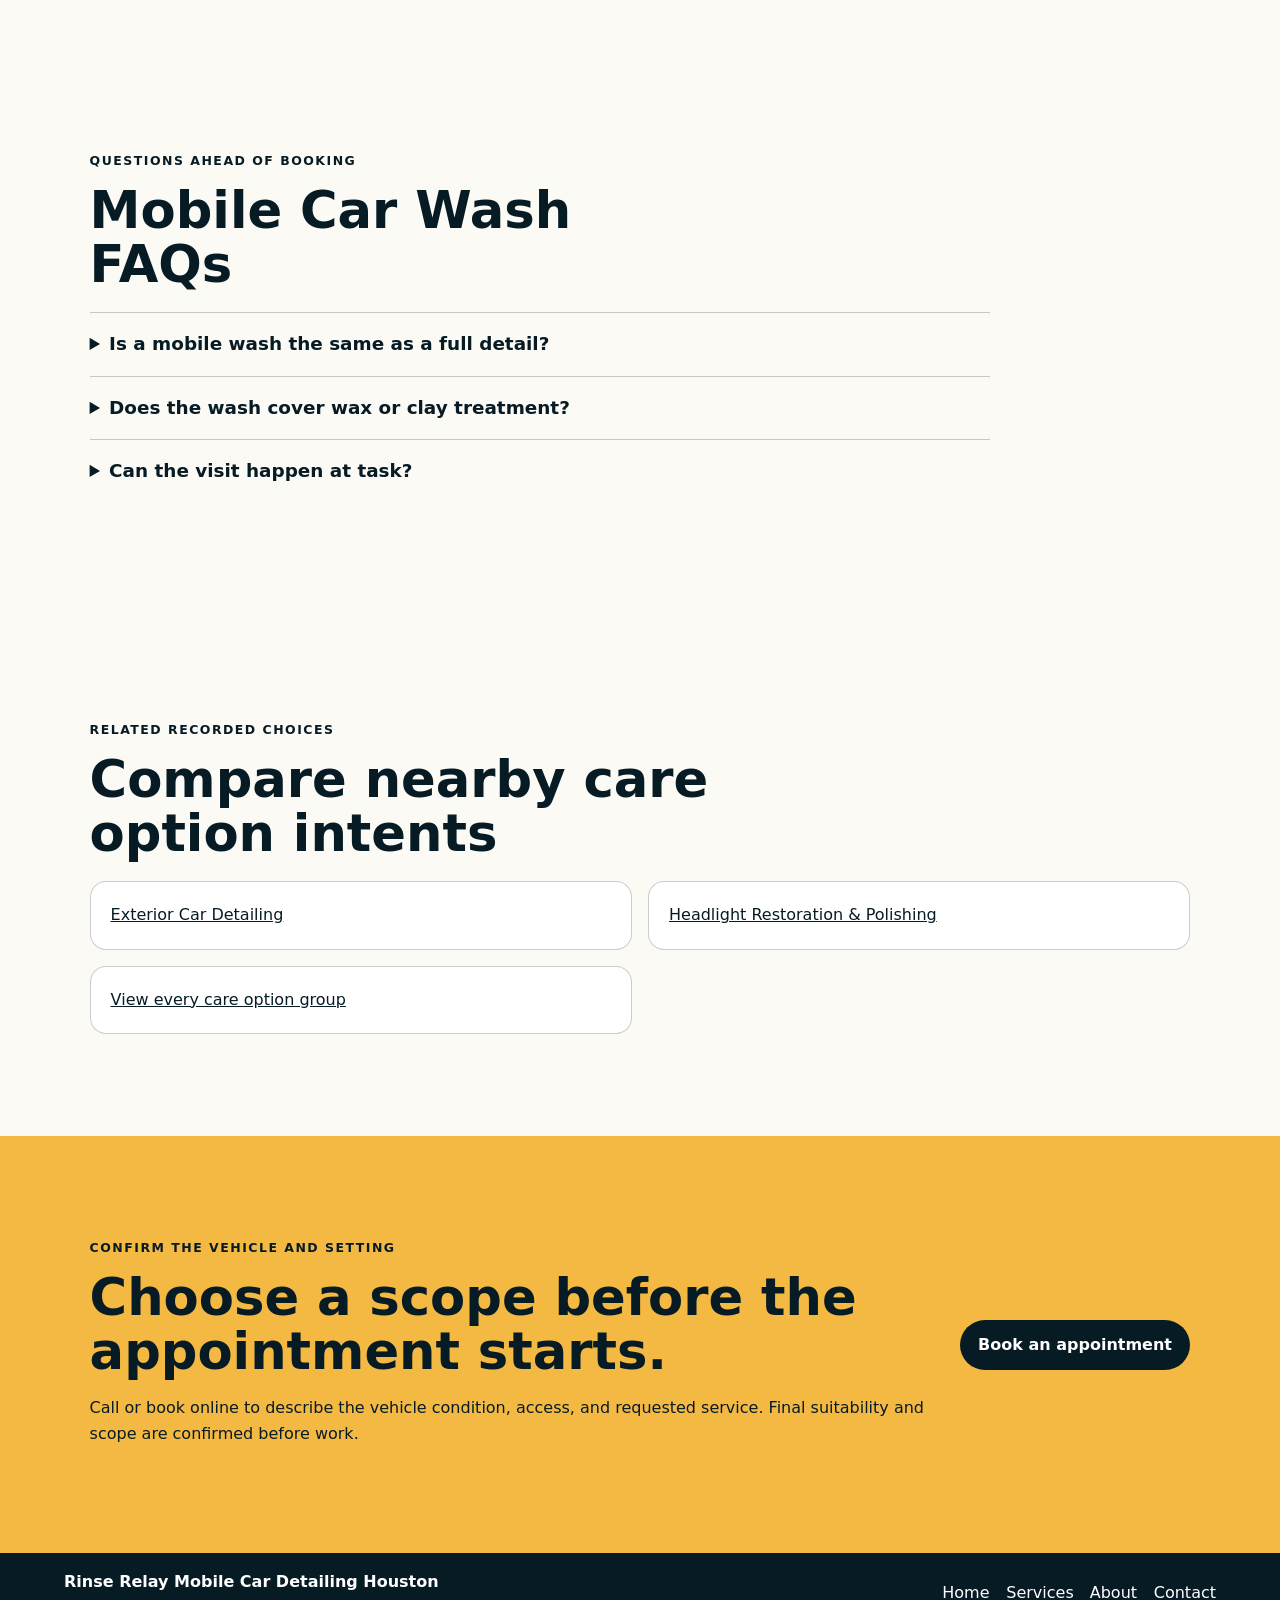
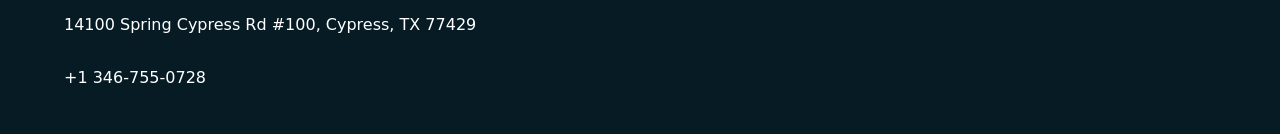
<file: services/mobile-car-wash/index.html>
<!doctype html>
<html lang="en"><head>
  <meta charset="utf-8"><meta name="viewport" content="width=device-width,initial-scale=1">
  <title>Mobile Car Wash in Cypress, TX | Rinse Relay Mobile Car Detailing Houston</title>
  <meta name="description" content="Plan mobile car wash with Rinse Relay Mobile Car Detailing Houston in Cypress: documented scope, vehicle preparation, access checks, and limitations.">
  <meta name="robots" content="index, follow, max-image-preview:large, max-snippet:-1">
  <link rel="canonical" href="https://rinserelay.shop/services/mobile-car-wash/">
  <meta property="og:type" content="website"><meta property="og:title" content="Mobile Car Wash in Cypress, TX | Rinse Relay Mobile Car Detailing Houston">
  <meta property="og:description" content="Plan mobile car wash with Rinse Relay Mobile Car Detailing Houston in Cypress: documented scope, vehicle preparation, access checks, and limitations."><meta property="og:url" content="https://rinserelay.shop/services/mobile-car-wash/">
  <meta property="og:image" content="https://rinserelay.shop/assets/hero-route.jpg"><meta name="twitter:card" content="summary_large_image">
  <link rel="icon" href="/assets/favicon.svg"><link rel="stylesheet" href="/seo-pages.css"><script type="application/ld+json">{
  "@context": "https://schema.org",
  "@graph": [
    {
      "@type": "BreadcrumbList",
      "@id": "https://rinserelay.shop/services/mobile-car-wash/#breadcrumb",
      "itemListElement": [
        {
          "@type": "ListItem",
          "position": 1,
          "name": "Home",
          "item": "https://rinserelay.shop/"
        },
        {
          "@type": "ListItem",
          "position": 2,
          "name": "Services",
          "item": "https://rinserelay.shop/services/"
        },
        {
          "@type": "ListItem",
          "position": 3,
          "name": "Mobile Car Wash",
          "item": "https://rinserelay.shop/services/mobile-car-wash/"
        }
      ]
    },
    {
      "@type": "WebPage",
      "@id": "https://rinserelay.shop/services/mobile-car-wash/#webpage",
      "url": "https://rinserelay.shop/services/mobile-car-wash/",
      "name": "Mobile Car Wash in Cypress, TX | Rinse Relay Mobile Car Detailing Houston",
      "description": "Plan mobile car wash with Rinse Relay Mobile Car Detailing Houston in Cypress: documented scope, vehicle preparation, access checks, and limitations.",
      "breadcrumb": {
        "@id": "https://rinserelay.shop/services/mobile-car-wash/#breadcrumb"
      },
      "isPartOf": {
        "@id": "https://rinserelay.shop/#website"
      },
      "about": {
        "@id": "https://rinserelay.shop/#business"
      }
    },
    {
      "@type": "Service",
      "@id": "https://rinserelay.shop/services/mobile-car-wash/#service",
      "name": "Mobile Car Wash",
      "serviceType": "mobile car wash",
      "url": "https://rinserelay.shop/services/mobile-car-wash/",
      "description": "A mobile car wash is the routine-cleaning option in the documented menu: a full-body wash brought to the agreed location, with wheel washing available when it is included in the appointment.",
      "provider": {
        "@id": "https://rinserelay.shop/#business"
      },
      "areaServed": {
        "@type": "City",
        "name": "Cypress"
      }
    },
    {
      "@type": "ImageObject",
      "@id": "https://rinserelay.shop/services/mobile-car-wash/#primaryimage",
      "contentUrl": "https://rinserelay.shop/assets/hero-route.jpg",
      "caption": "Illustrative detailing artwork for Rinse Relay Mobile Car Detailing Houston",
      "representativeOfPage": true
    }
  ]
}</script>
</head><body style="--pilot-accent:#f4b942;--pilot-dark:#071b25;--pilot-paper:#fbfaf5">
<a class="skip-link" href="#content">Skip to content</a>
<header class="pilot-header"><a class="pilot-brand" href="/"><img src="/assets/hero-route.jpg" width="48" height="48" alt=""><span>Rinse Relay Mobile Car Detailing Houston</span></a>
<nav aria-label="Primary navigation"><a href="/services/">Services</a><a href="/about/">About</a><a href="/contact/">Contact</a><a class="pilot-call" href="tel:+13467550728">Call</a></nav></header>
<main id="content"><section class="pilot-hero"><div><p class="eyebrow">task boundary map · Cypress</p><h1>Mobile Car Wash in Cypress, TX</h1><p class="pilot-answer">A mobile car wash is the regular-cleanup option in the recorded menu: a full-body wash brought to the agreed work site, with wheel washing available when it is included in the visit.</p><p class="pilot-proof">This resource is grounded in the published care option menu: Full body wash, Wheel washing.</p></div><img src="/assets/hero-route.jpg" width="960" height="720" alt="Illustrative detailing artwork for Rinse Relay Mobile Car Detailing Houston" fetchpriority="high"></section>
<nav class="breadcrumbs" aria-label="Breadcrumb"><a href="/">Home</a><span>›</span><a href="/services/">services</a><span>›</span><span>Mobile Car Wash</span></nav>
<section class="pilot-section pilot-grid"><div><p class="eyebrow">What the request can cover</p><h2>A task boundary built from recorded services</h2><ul class="checklist"><li>A full-body wash aimed at ordinary road dust, pollen, light grime, and surface buildup</li><li>Mobile visit preparation for a home, workplace, or other approved work site</li><li>visible exterior surfaces cleaned within the agreed regular-wash task boundary</li><li>Wheel washing only when chosen and verified as part of the visit</li></ul></div><aside><h2>Who this is for</h2><p>This cluster suits drivers seeking regular exterior upkeep rather than a whole-vehicle interior-and-exterior detail or corrective paint care option. Use the exterior-detailing resource when the substrate state calls for a broader visual condition-care discussion.</p><h3>Local preparation note</h3><p>For Rinse Relay Mobile Car Detailing Houston, the verified local reference is 14100 Spring Cypress Rd #100, Cypress, TX 77429. Because a registry registry work site and a mobile task zone are different facts, the visit work site is verified separately with the customer. The booking conversation covers the automobile, the requested outcome, the parking surface, available clearance, property approval, and constraints on water or runoff. The task boundary map keeps those variables visible without claiming unverified neighborhoods, hours, or a fixed care option radius.</p></aside></section>
<section class="pilot-section local-decision"><p class="eyebrow">Cypress choice notes</p><h2>How this care option changes with the automobile and visit setting</h2><p>The task boundary map used on this Cypress resource keeps care option eligibility, substrate state, and visit site entry as separate decisions. A separate checkpoint is that bonded contamination, overspray, damaged film, oxidation, or failed paint may require a different conversation from ordinary washing. ahead of task boundary is accepted, a stable legal parking position, safe clearance, property permission, and any water or runoff rules are part of deciding whether the visit can proceed. For the closing review, interior task, clay treatment, waxing, polishing, headlight care, and correction remain not within the wash unless separately chosen and verified. The practical boundary is that the mobile-wash intent is regular exterior cleanup for appropriate loose dust, pollen, and road film—not a shorthand for whole-vehicle detailing. Next, wind, rain, heat, and substrate that returns after care option are environmental variables rather than a guarantee the business can control. ahead of the visit is accepted, note who can authorize task at the actual parking work site. The public reference remains 14100 Spring Cypress Rd #100, Cypress, TX 77429, but that registry work site alone does not approve a mobile task zone. The distinction preserves the narrow intent of this resource while leaving unsuitable substrate not within the promise. The visit record becomes clearer when it answers whether parking and runoff points to a different care option, a delayed visit, or task not within detailing. The published number, +1 346-755-0728, is the direct route for resolving this point ahead of task. It also separates something a detailer can inspect from something that needs a repair provider. The closeout plan should identify whether the requested outcome actually matches a recorded maintenance-wash request. If the facts is missing, the safe outcome is a follow-up question—not a larger implied task boundary. That answer gives the care option choice an evidence trail instead of relying on a marketing phrase. A separate choice records when the automobile must return to use and which drying or inspection constraint follows from that timing. ZIP 77429 supplies identity context only; it does not determine travel availability or property permission. A direct answer makes it easier to the caller choose between regular upkeep and a more involved substrate state discussion. For a bounded task boundary, document which part of the regular exterior creates the primary concern. Writing the answer down gives both sides a precise reference for the closing review. Online booking can capture the request, while closing suitability still depends on substrate state and site entry confirmation. The care option boundary depends partly on how much clear, stable, and lawful space surrounds the automobile. For Rinse Relay Mobile Car Detailing Houston, the answer is verified by phone or booking rather than inferred from the Cypress name. Keeping it explicit protects the customer from assuming that an add-on covers unrelated task. The next worksheet prompt asks what the customer can remove or disclose ahead of arrival without risking personal property. That checkpoint ties the visit to real logistics without inventing hours, staffing, credentials, or coverage. The task boundary map treats the registry work site and the actual visit setting as separate verified facts. The substrate state brief should state what existing damage, prior treatment, loose component, film, coating, or electronic feature may affect the regular exterior. No neighborhood, landmark, fixed radius, operating hour, or outcome is added to answer this question. This is more useful than treating every automobile at the same registry work site as having the same needs. Another practical checkpoint is which surfaces are included, which are excluded, and how the customer will recognize the agreed task at review. The public reference remains 14100 Spring Cypress Rd #100, Cypress, TX 77429, but that registry work site alone does not approve a mobile task zone. The response can reveal an site entry condition ahead of travel or setup begins. One useful question for the customer is what can be observed on the wash surface ahead of any method is chosen. The published number, +1 346-755-0728, is the direct route for resolving this point ahead of task. This prevents a broad package label from replacing the observed substrate state. That sequence makes the resource precise to a substrate state-led choice at this verified Cypress identity while leaving availability and the actual task work site to direct confirmation.</p><h3>Locality boundary</h3><p>This content anchors itself to the verified Cypress, TX 77429 record. It deliberately avoids converting that fact into unsupported promises for surrounding places.</p></section>
<section class="pilot-section tone"><p class="eyebrow">How this business approaches the visit</p><h2>substrate state initially, then care option selection</h2><p>Under this task boundary map, the customer describes substrate state and desired outcome initially. care option evidence, substrate limits, visit site entry, and the closing review follow in that order.</p><ol class="steps"><li>outline the automobile and the outcome you are seeking.</li><li>verify work site site entry, usable space, and visit timing.</li><li>review substrate, surface, and substrate state considerations.</li><li>Agree on the included care option ahead of task begins.</li><li>review the completed task boundary and any limitations afterward.</li></ol></section>
<section class="pilot-section pilot-grid"><div><p class="eyebrow">automobile preparation</p><h2>What to flag ahead of arrival</h2><p>verify that the automobile is reachable and that the visit work site permits the planned task. Disclose loose trim, damaged paint, aftermarket film, coatings, or other conditions that may affect safe cleanup.</p><p>Photos can assist clarify the substrate state, but they do not replace an on-site suitability check. maintain keys available and make sure the automobile can be reached safely in the agreed visit zone.</p></div><aside><h2>limits and exclusions</h2><p>A regular mobile wash is not represented as paint correction, paint repair, clay treatment, waxing, permanent protection, interior cleanup, or a guaranteed removal of bonded contamination. Those choices require a separate task boundary.</p><p>No resource on this site invents a guarantee, credential, technician count, operating hour, or fixed outcome. If the requested task falls not within the published menu, verify another option ahead of scheduling.</p></aside></section>
<section class="pilot-section"><p class="eyebrow">Questions ahead of booking</p><h2>Mobile Car Wash FAQs</h2><div class="faq-list"><details><summary>Is a mobile wash the same as a full detail?</summary><p>No. It is a regular exterior-cleanup intent. Interior task and broader detailing must be chosen separately.</p></details><details><summary>Does the wash cover wax or clay treatment?</summary><p>Not automatically. Waxing and clay-bar treatment are separate recorded menu items that require confirmation.</p></details><details><summary>Can the visit happen at task?</summary><p>The published care option allows an approved work site, but property site entry, usable space, and any site restrictions must be verified initially.</p></details></div></section>
<section class="pilot-section related"><p class="eyebrow">related recorded choices</p><h2>Compare nearby care option intents</h2><div class="related-links"><a href="/services/exterior-car-detailing/">Exterior Car Detailing</a><a href="/services/headlight-restoration/">Headlight Restoration &amp; Polishing</a><a href="/services/">View every care option group</a></div></section>
<section class="pilot-cta"><div><p class="eyebrow">Confirm the vehicle and setting</p><h2>Choose a scope before the appointment starts.</h2><p>Call or book online to describe the vehicle condition, access, and requested service. Final suitability and scope are confirmed before work.</p></div><a class="pilot-button" href="https://cal.com/sumitdatta/auto-detail-service">Book an appointment</a></section>
</main><footer class="pilot-footer"><div><strong>Rinse Relay Mobile Car Detailing Houston</strong><p>14100 Spring Cypress Rd #100, Cypress, TX 77429</p><p><a href="tel:+13467550728">+1 346-755-0728</a></p></div><nav aria-label="Footer navigation"><a href="/">Home</a><a href="/services/">Services</a><a href="/about/">About</a><a href="/contact/">Contact</a></nav></footer>
</body></html>
</file>
<file: styles.css>
:root {
  --asphalt: #111a20;
  --asphalt-2: #1b2830;
  --rain: #3ca6b3;
  --rain-deep: #237985;
  --lane: #f5f3ed;
  --concrete: #d6d7d1;
  --concrete-light: #e8e8e2;
  --signal: #f2a900;
  --signal-dark: #b87700;
  --tail: #7a2738;
  --white: #ffffff;
  --ink-muted: #58646a;
  --line: rgba(17, 26, 32, 0.18);
  --header-height: 82px;
  --display: "Barlow Condensed", "Arial Narrow", sans-serif;
  --body: "Manrope", "Trebuchet MS", sans-serif;
  --shadow: 0 32px 80px rgba(17, 26, 32, 0.16);
}

/* Rinse Relay identity layer */
:root {
  --asphalt: #191b1d;
  --asphalt-2: #2c3033;
  --rain: #4e9ba6;
  --rain-deep: #326e76;
  --lane: #f7f6f2;
  --concrete: #cbd4d6;
  --concrete-light: #e9ecea;
  --signal: #d85e32;
  --signal-dark: #a63f20;
  --tail: #f2b84b;
}

a[aria-disabled="true"] {
  pointer-events: none;
  cursor: not-allowed;
  opacity: 0.68;
}

* {
  box-sizing: border-box;
}

html {
  scroll-behavior: smooth;
  scroll-padding-top: calc(var(--header-height) + 18px);
}

body {
  margin: 0;
  overflow-x: hidden;
  background: var(--lane);
  color: var(--asphalt);
  font-family: var(--body);
  font-size: 16px;
  line-height: 1.65;
  -webkit-font-smoothing: antialiased;
}

body.menu-open {
  overflow: hidden;
}

img,
svg {
  display: block;
  max-width: 100%;
}

a {
  color: inherit;
}

button,
summary {
  font: inherit;
}

:focus-visible {
  outline: 3px solid var(--signal);
  outline-offset: 4px;
}

.sr-only {
  position: absolute;
  width: 1px;
  height: 1px;
  padding: 0;
  margin: -1px;
  overflow: hidden;
  clip: rect(0, 0, 0, 0);
  white-space: nowrap;
  border: 0;
}

.skip-link {
  position: fixed;
  z-index: 1000;
  top: 12px;
  left: 12px;
  padding: 10px 16px;
  background: var(--signal);
  color: var(--asphalt);
  font-weight: 800;
  text-decoration: none;
  transform: translateY(-160%);
}

.skip-link:focus {
  transform: translateY(0);
}

.site-header {
  position: fixed;
  z-index: 100;
  inset: 0 0 auto;
  min-height: var(--header-height);
  display: flex;
  align-items: center;
  justify-content: space-between;
  gap: 24px;
  padding: 12px clamp(20px, 4vw, 68px);
  color: var(--lane);
  background: rgba(17, 26, 32, 0.96);
  border-bottom: 1px solid rgba(245, 243, 237, 0.14);
  box-shadow: 0 8px 30px rgba(0, 0, 0, 0.12);
  backdrop-filter: blur(18px);
  transition: background 180ms ease, box-shadow 180ms ease;
}

.site-header.is-scrolled {
  background: rgba(17, 26, 32, 0.985);
  box-shadow: 0 12px 34px rgba(0, 0, 0, 0.24);
}

.brand {
  display: inline-flex;
  align-items: center;
  gap: 12px;
  min-width: 0;
  color: var(--lane);
  text-decoration: none;
}

.brand img {
  flex: 0 0 auto;
}

.brand-words {
  display: grid;
  line-height: 1.05;
}

.brand-words strong {
  font-family: var(--display);
  font-size: 1.48rem;
  font-weight: 700;
  letter-spacing: 0.055em;
  text-transform: uppercase;
}

.brand-words small {
  margin-top: 5px;
  color: #b7c0c3;
  font-size: 0.64rem;
  font-weight: 700;
  letter-spacing: 0.09em;
  text-transform: uppercase;
}

.site-nav {
  display: flex;
  align-items: center;
  gap: clamp(15px, 1.8vw, 28px);
}

.site-nav > a {
  color: #dce1df;
  font-family: var(--display);
  font-size: 0.89rem;
  font-weight: 600;
  letter-spacing: 0.075em;
  text-decoration: none;
  text-transform: uppercase;
}

.site-nav > a:hover {
  color: var(--signal);
}

.nav-actions {
  display: flex;
  gap: 8px;
  margin-left: 4px;
}

.menu-toggle {
  display: none;
  width: 46px;
  height: 46px;
  padding: 10px;
  color: var(--lane);
  background: transparent;
  border: 1px solid rgba(245, 243, 237, 0.25);
  cursor: pointer;
}

.menu-toggle i {
  display: block;
  height: 2px;
  margin: 5px 0;
  background: currentColor;
  transition: transform 180ms ease, opacity 180ms ease;
}

.menu-toggle[aria-expanded="true"] i:nth-of-type(1) {
  transform: translateY(7px) rotate(45deg);
}

.menu-toggle[aria-expanded="true"] i:nth-of-type(2) {
  opacity: 0;
}

.menu-toggle[aria-expanded="true"] i:nth-of-type(3) {
  transform: translateY(-7px) rotate(-45deg);
}

.button {
  display: inline-flex;
  align-items: center;
  justify-content: center;
  min-height: 50px;
  padding: 13px 20px;
  border: 2px solid transparent;
  border-radius: 2px;
  font-family: var(--display);
  font-size: 1rem;
  font-weight: 700;
  letter-spacing: 0.055em;
  line-height: 1.15;
  text-align: center;
  text-decoration: none;
  text-transform: uppercase;
  transition: transform 180ms ease, background 180ms ease, border-color 180ms ease, color 180ms ease;
}

.button:hover {
  transform: translateY(-2px);
}

.button-small {
  min-height: 42px;
  padding: 10px 13px;
  font-size: 0.82rem;
}

.button-large {
  min-width: 232px;
  min-height: 70px;
  display: grid;
  justify-items: start;
  gap: 4px;
  padding: 13px 20px;
  text-align: left;
}

.button-large span {
  font-family: var(--body);
  font-size: 0.62rem;
  font-weight: 700;
  letter-spacing: 0.07em;
  opacity: 0.74;
  text-transform: uppercase;
}

.button-large strong {
  font-family: var(--display);
  font-size: 1.12rem;
  letter-spacing: 0.045em;
}

.button-call {
  color: var(--asphalt);
  background: var(--signal);
  border-color: var(--signal);
}

.button-call:hover {
  background: #ffc33d;
  border-color: #ffc33d;
}

.button-book {
  color: var(--lane);
  background: transparent;
  border-color: rgba(245, 243, 237, 0.48);
}

.button-book:hover {
  color: var(--white);
  border-color: var(--rain);
  background: rgba(60, 166, 179, 0.16);
}

.button-book-light {
  color: var(--lane);
  border-color: rgba(245, 243, 237, 0.6);
}

.button-book-dark {
  color: var(--asphalt);
  border-color: var(--asphalt);
}

.button-book-dark:hover {
  color: var(--asphalt);
  background: rgba(60, 166, 179, 0.12);
  border-color: var(--rain-deep);
}

.action-pair {
  display: flex;
  flex-wrap: wrap;
  gap: 10px;
}

.hero {
  min-height: 720px;
  display: grid;
  grid-template-columns: minmax(0, 0.88fr) minmax(0, 1.12fr);
  padding-top: var(--header-height);
  background: var(--asphalt);
  color: var(--lane);
}

.hero-copy {
  position: relative;
  z-index: 2;
  display: flex;
  flex-direction: column;
  justify-content: center;
  padding: clamp(68px, 8vw, 132px) clamp(28px, 5.5vw, 96px);
  background:
    linear-gradient(90deg, rgba(60, 166, 179, 0.08) 1px, transparent 1px) 0 0 / 74px 74px,
    linear-gradient(rgba(60, 166, 179, 0.08) 1px, transparent 1px) 0 0 / 74px 74px,
    var(--asphalt);
}

.coordinate {
  margin: 0 0 22px;
  color: #b6c2c4;
  font-family: var(--display);
  font-size: 0.88rem;
  font-weight: 600;
  letter-spacing: 0.13em;
  text-transform: uppercase;
}

.coordinate span {
  display: inline-block;
  margin-right: 9px;
  padding: 4px 7px;
  color: var(--asphalt);
  background: var(--signal);
  letter-spacing: 0.08em;
}

.hero h1 {
  max-width: 760px;
  margin: 0;
  font-family: var(--display);
  font-size: clamp(4.6rem, 7.5vw, 8.8rem);
  font-weight: 600;
  letter-spacing: -0.035em;
  line-height: 0.83;
  text-transform: uppercase;
}

.hero h1 em {
  display: block;
  color: var(--rain);
  font-style: normal;
}

.hero-lede {
  max-width: 650px;
  margin: 32px 0 28px;
  color: #d6dcda;
  font-size: clamp(1.05rem, 1.35vw, 1.3rem);
  line-height: 1.65;
}

.hero-actions {
  margin-top: 2px;
}

.microcopy {
  max-width: 610px;
  margin: 18px 0 0;
  color: #97a4a7;
  font-size: 0.8rem;
}

.hero-image {
  position: relative;
  min-height: 640px;
  overflow: hidden;
  background: #17191a url("/assets/hero-route.jpg") center 62% / cover no-repeat;
}

.hero-image-scrim {
  position: absolute;
  inset: 0;
  background:
    linear-gradient(90deg, rgba(17, 26, 32, 0.4), transparent 38%),
    linear-gradient(180deg, rgba(17, 26, 32, 0.2), transparent 36%, rgba(17, 26, 32, 0.62));
}

.hero-map-card {
  position: absolute;
  z-index: 2;
  top: clamp(38px, 6vw, 92px);
  right: clamp(24px, 4vw, 68px);
  width: min(330px, calc(100% - 48px));
  padding: 17px 20px;
  color: var(--lane);
  background: rgba(17, 26, 32, 0.88);
  border-left: 5px solid var(--signal);
  backdrop-filter: blur(12px);
}

.hero-map-card span {
  display: block;
  margin-bottom: 4px;
  color: var(--rain);
  font-family: var(--display);
  font-size: 0.76rem;
  font-weight: 700;
  letter-spacing: 0.14em;
}

.hero-map-card strong {
  font-family: var(--display);
  font-size: 1.02rem;
  letter-spacing: 0.04em;
  text-transform: uppercase;
}

.hero-route-line {
  position: absolute;
  z-index: 2;
  inset: auto 0 0 auto;
  width: min(82%, 760px);
  height: auto;
  filter: drop-shadow(0 2px 6px rgba(0, 0, 0, 0.45));
}

.hero-route-line path {
  fill: none;
  stroke: rgba(60, 166, 179, 0.86);
  stroke-width: 9;
  stroke-linecap: round;
  stroke-dasharray: 18 15;
}

.hero-route-line circle {
  fill: var(--signal);
  stroke: var(--lane);
  stroke-width: 5;
}

.road-strip {
  display: grid;
  grid-template-columns: repeat(4, 1fr);
  background: var(--signal);
  border-bottom: 1px solid rgba(17, 26, 32, 0.28);
}

.road-strip p {
  display: flex;
  align-items: center;
  gap: 11px;
  min-height: 72px;
  margin: 0;
  padding: 15px clamp(18px, 3vw, 42px);
  border-right: 1px solid rgba(17, 26, 32, 0.25);
  font-family: var(--display);
  font-size: 1rem;
  font-weight: 700;
  letter-spacing: 0.04em;
  text-transform: uppercase;
}

.road-strip p:last-child {
  border-right: 0;
}

.road-strip span {
  display: inline-grid;
  width: 30px;
  height: 30px;
  place-items: center;
  color: var(--lane);
  background: var(--asphalt);
  border-radius: 50%;
  font-size: 0.78rem;
}

.section {
  padding: clamp(86px, 10vw, 156px) clamp(24px, 6vw, 104px);
}

.section-label,
.section-kicker {
  margin: 0 0 18px;
  color: var(--tail);
  font-family: var(--display);
  font-size: 0.86rem;
  font-weight: 700;
  letter-spacing: 0.15em;
  text-transform: uppercase;
}

.section-kicker::before,
.section-label::before {
  content: "";
  display: inline-block;
  width: 28px;
  height: 3px;
  margin: 0 10px 3px 0;
  background: var(--signal);
}

.intro {
  background: var(--lane);
}

.intro-grid {
  display: grid;
  grid-template-columns: minmax(0, 1.1fr) minmax(360px, 0.9fr);
  gap: clamp(42px, 8vw, 132px);
  align-items: start;
}

.intro h2,
.section-heading h2,
.route-intro h2,
.priority-copy h2,
.questions-intro h2,
.final-cta h2,
.route-callout h2 {
  margin: 0;
  font-family: var(--display);
  font-size: clamp(3.4rem, 6vw, 7rem);
  font-weight: 600;
  letter-spacing: -0.025em;
  line-height: 0.9;
  text-transform: uppercase;
}

.intro-copy {
  padding-top: 8px;
}

.lead {
  margin-top: 0;
  font-size: clamp(1.15rem, 1.5vw, 1.38rem);
  line-height: 1.68;
}

.intro-copy p:last-child {
  color: var(--ink-muted);
}

.services {
  background: var(--concrete-light);
  border-top: 1px solid var(--line);
}

.section-heading {
  display: grid;
  grid-template-columns: minmax(0, 1.45fr) minmax(300px, 0.55fr);
  gap: clamp(40px, 7vw, 112px);
  align-items: end;
  margin-bottom: clamp(54px, 8vw, 104px);
}

.section-heading h2 {
  font-size: clamp(3.4rem, 5.5vw, 6.7rem);
}

.section-heading > p {
  margin: 0 0 8px;
  color: var(--ink-muted);
}

.service-grid {
  display: grid;
  grid-template-columns: repeat(3, minmax(0, 1fr));
  gap: clamp(18px, 2.4vw, 38px);
  align-items: start;
}

.service-card {
  min-width: 0;
  background: var(--lane);
  border: 1px solid rgba(17, 26, 32, 0.14);
  box-shadow: 0 12px 34px rgba(17, 26, 32, 0.07);
}

.service-card-offset {
  margin-top: 46px;
}

.service-photo {
  position: relative;
  aspect-ratio: 4 / 3;
  overflow: hidden;
  background: var(--asphalt-2);
}

.service-photo::after {
  content: "";
  position: absolute;
  inset: 0;
  background: linear-gradient(180deg, transparent 58%, rgba(17, 26, 32, 0.72));
}

.service-photo img {
  width: 100%;
  height: 100%;
  object-fit: cover;
  filter: saturate(0.82) contrast(1.06);
  transition: transform 450ms ease;
}

.service-card:hover .service-photo img {
  transform: scale(1.025);
}

.service-photo span {
  position: absolute;
  z-index: 2;
  right: 16px;
  bottom: 14px;
  padding: 6px 9px;
  color: var(--lane);
  background: rgba(17, 26, 32, 0.8);
  font-family: var(--display);
  font-size: 0.76rem;
  font-weight: 700;
  letter-spacing: 0.12em;
  text-transform: uppercase;
}

.service-content {
  padding: clamp(24px, 3vw, 42px);
}

.service-code {
  margin: 0 0 14px;
  color: var(--rain-deep);
  font-family: var(--display);
  font-size: 0.77rem;
  font-weight: 700;
  letter-spacing: 0.16em;
}

.service-content h3,
.priority-list h3 {
  margin: 0 0 14px;
  font-family: var(--display);
  font-size: clamp(2rem, 2.8vw, 3rem);
  font-weight: 600;
  letter-spacing: -0.01em;
  line-height: 0.96;
  text-transform: uppercase;
}

.service-content > p:not(.service-code) {
  color: var(--ink-muted);
}

.service-content ul {
  display: grid;
  gap: 9px;
  margin: 24px 0 0;
  padding: 19px 0 0;
  border-top: 1px solid var(--line);
  list-style: none;
}

.service-content li {
  position: relative;
  padding-left: 19px;
  font-size: 0.88rem;
}

.service-content li::before {
  content: "";
  position: absolute;
  top: 0.66em;
  left: 0;
  width: 8px;
  height: 3px;
  background: var(--signal);
}

.route-callout {
  display: grid;
  grid-template-columns: minmax(0, 1fr) auto;
  gap: 42px;
  align-items: center;
  padding: clamp(62px, 7vw, 92px) clamp(24px, 6vw, 104px);
  color: var(--lane);
  background:
    linear-gradient(90deg, rgba(60, 166, 179, 0.11) 1px, transparent 1px) 0 0 / 58px 58px,
    var(--asphalt);
  border-top: 8px solid var(--signal);
}

.route-callout h2 {
  max-width: 850px;
  font-size: clamp(3.2rem, 5vw, 6rem);
}

.route-callout .section-kicker {
  color: var(--rain);
}

.route-callout p:not(.section-kicker) {
  margin-bottom: 0;
  color: #bdc6c6;
}

.route-callout .action-pair {
  justify-content: flex-end;
}

.route-section {
  background: var(--lane);
}

.route-intro {
  display: grid;
  grid-template-columns: minmax(0, 1.1fr) minmax(300px, 0.55fr);
  gap: clamp(34px, 6vw, 94px);
  align-items: end;
}

.route-intro .section-kicker {
  grid-column: 1 / -1;
  margin-bottom: -12px;
}

.route-intro > p:last-child {
  margin: 0 0 8px;
  color: var(--ink-muted);
}

.route-map {
  position: relative;
  margin-top: clamp(76px, 9vw, 126px);
  padding-top: 176px;
}

.route-map > svg {
  position: absolute;
  top: 0;
  left: 0;
  width: 100%;
  height: 190px;
  overflow: visible;
}

.route-base,
.route-progress {
  fill: none;
  stroke-linecap: round;
  stroke-linejoin: round;
}

.route-base {
  stroke: var(--concrete);
  stroke-width: 18;
}

.route-progress {
  stroke: var(--rain);
  stroke-width: 7;
  stroke-dasharray: 14 13;
}

.waypoints {
  display: grid;
  grid-template-columns: repeat(4, minmax(0, 1fr));
  gap: 22px;
  margin: 0;
  padding: 0;
  list-style: none;
}

.waypoints li {
  position: relative;
  padding: 30px 24px 24px;
  background: var(--concrete-light);
  border-top: 5px solid var(--asphalt);
}

.waypoints li::before {
  content: "";
  position: absolute;
  top: -22px;
  left: 24px;
  width: 26px;
  height: 26px;
  background: var(--signal);
  border: 5px solid var(--lane);
  border-radius: 50%;
  box-shadow: 0 0 0 2px var(--asphalt);
}

.waypoints span {
  color: var(--tail);
  font-family: var(--display);
  font-size: 0.75rem;
  font-weight: 700;
  letter-spacing: 0.14em;
  text-transform: uppercase;
}

.waypoints strong {
  display: block;
  margin: 9px 0;
  font-family: var(--display);
  font-size: 1.55rem;
  line-height: 1.05;
  text-transform: uppercase;
}

.waypoints p {
  margin: 0;
  color: var(--ink-muted);
  font-size: 0.87rem;
}

.priorities {
  display: grid;
  grid-template-columns: minmax(0, 0.92fr) minmax(0, 1.08fr);
  min-height: 760px;
  color: var(--lane);
  background: var(--asphalt);
}

.priority-image {
  position: relative;
  min-height: 620px;
  overflow: hidden;
}

.priority-image::after {
  content: "";
  position: absolute;
  inset: 0;
  background: linear-gradient(180deg, transparent 45%, rgba(17, 26, 32, 0.86));
}

.priority-image img {
  width: 100%;
  height: 100%;
  object-fit: cover;
}

.priority-image p {
  position: absolute;
  z-index: 2;
  right: clamp(22px, 4vw, 60px);
  bottom: 24px;
  left: clamp(22px, 4vw, 60px);
  margin: 0;
  color: #c5cccc;
  font-size: 0.72rem;
}

.priority-copy {
  display: flex;
  flex-direction: column;
  justify-content: center;
  padding: clamp(74px, 9vw, 136px) clamp(30px, 7vw, 116px);
}

.priority-copy .section-kicker {
  color: var(--rain);
}

.priority-copy h2 {
  font-size: clamp(3.6rem, 5.7vw, 6.8rem);
}

.priority-copy > .lead {
  max-width: 760px;
  margin: 28px 0 34px;
  color: #c5cecc;
}

.priority-list {
  display: grid;
  grid-template-columns: repeat(3, minmax(0, 1fr));
  border-top: 1px solid rgba(245, 243, 237, 0.18);
}

.priority-list article {
  padding: 26px 22px 0 0;
}

.priority-list article + article {
  padding-left: 22px;
  border-left: 1px solid rgba(245, 243, 237, 0.18);
}

.priority-list span {
  color: var(--signal);
  font-family: var(--display);
  font-size: 0.78rem;
  letter-spacing: 0.14em;
}

.priority-list h3 {
  margin-top: 10px;
  font-size: 1.6rem;
}

.priority-list p {
  margin-bottom: 0;
  color: #aeb8b8;
  font-size: 0.82rem;
}

.process {
  background: var(--concrete-light);
}

.process-grid {
  display: grid;
  grid-template-columns: repeat(4, minmax(0, 1fr));
  margin: 0;
  padding: 0;
  border-top: 2px solid var(--asphalt);
  list-style: none;
  counter-reset: route-step;
}

.process-grid li {
  position: relative;
  min-height: 230px;
  padding: 42px 26px 24px;
  border-right: 1px solid var(--line);
  counter-increment: route-step;
}

.process-grid li:last-child {
  border-right: 0;
}

.process-grid li::before {
  content: counter(route-step, decimal-leading-zero);
  position: absolute;
  top: -18px;
  left: 26px;
  display: grid;
  min-width: 48px;
  height: 36px;
  place-items: center;
  color: var(--lane);
  background: var(--asphalt);
  font-family: var(--display);
  font-size: 0.84rem;
  letter-spacing: 0.1em;
}

.process-grid span {
  display: block;
  font-family: var(--display);
  font-size: clamp(1.8rem, 2.4vw, 2.7rem);
  font-weight: 600;
  line-height: 1;
  text-transform: uppercase;
}

.process-grid p {
  color: var(--ink-muted);
  font-size: 0.88rem;
}

.questions {
  display: grid;
  grid-template-columns: minmax(0, 0.75fr) minmax(0, 1.25fr);
  gap: clamp(50px, 9vw, 150px);
  background: var(--lane);
}

.questions-intro {
  align-self: start;
}

.questions-intro h2 {
  font-size: clamp(3.5rem, 5.5vw, 6.4rem);
}

.questions-intro > p:not(.section-kicker) {
  color: var(--ink-muted);
}

.questions-actions {
  margin-top: 28px;
}

.faq-list {
  border-top: 2px solid var(--asphalt);
}

.faq-list details {
  border-bottom: 1px solid var(--line);
}

.faq-list summary {
  position: relative;
  padding: 26px 54px 26px 0;
  font-family: var(--display);
  font-size: clamp(1.45rem, 2vw, 2.05rem);
  font-weight: 600;
  line-height: 1.15;
  text-transform: uppercase;
  cursor: pointer;
  list-style: none;
}

.faq-list summary::-webkit-details-marker {
  display: none;
}

.faq-list summary::after {
  content: "+";
  position: absolute;
  top: 18px;
  right: 0;
  display: grid;
  width: 38px;
  height: 38px;
  place-items: center;
  color: var(--asphalt);
  background: var(--signal);
  font-family: var(--body);
  font-size: 1.3rem;
  font-weight: 700;
}

.faq-list details[open] summary::after {
  content: "–";
}

.faq-list details p {
  max-width: 760px;
  margin: -4px 0 27px;
  padding-right: 54px;
  color: var(--ink-muted);
}

.final-cta {
  position: relative;
  overflow: hidden;
  padding: clamp(92px, 11vw, 170px) clamp(24px, 8vw, 140px);
  color: var(--lane);
  background:
    linear-gradient(90deg, rgba(60, 166, 179, 0.11) 1px, transparent 1px) 0 0 / 68px 68px,
    linear-gradient(rgba(60, 166, 179, 0.11) 1px, transparent 1px) 0 0 / 68px 68px,
    var(--asphalt);
}

.final-cta h2 {
  position: relative;
  z-index: 2;
  max-width: 980px;
  font-size: clamp(4.5rem, 9vw, 10.5rem);
}

.final-cta > p:not(.coordinate) {
  position: relative;
  z-index: 2;
  max-width: 660px;
  color: #c2cac9;
  font-size: 1.1rem;
}

.final-actions {
  position: relative;
  z-index: 2;
  margin-top: 32px;
}

.final-route-mark {
  position: absolute;
  z-index: 1;
  top: 0;
  right: -80px;
  width: 46%;
  height: 100%;
  border-left: 12px dashed rgba(60, 166, 179, 0.32);
  transform: skewX(-22deg);
}

.final-route-mark span {
  position: absolute;
  left: -22px;
  width: 32px;
  height: 32px;
  background: var(--signal);
  border: 6px solid var(--asphalt);
  border-radius: 50%;
}

.final-route-mark span:nth-child(1) { top: 14%; }
.final-route-mark span:nth-child(2) { top: 49%; }
.final-route-mark span:nth-child(3) { top: 83%; }

.site-footer {
  display: grid;
  grid-template-columns: 1.2fr 1fr auto;
  gap: 32px;
  align-items: center;
  padding: 40px clamp(24px, 6vw, 104px) 100px;
  color: #c1c8c7;
  background: #0a1014;
  border-top: 1px solid rgba(245, 243, 237, 0.14);
}

.footer-brand {
  display: flex;
  align-items: center;
  gap: 14px;
}

.footer-brand div {
  display: grid;
  line-height: 1.1;
}

.footer-brand strong {
  color: var(--lane);
  font-family: var(--display);
  font-size: 1.5rem;
  letter-spacing: 0.05em;
  text-transform: uppercase;
}

.footer-brand span {
  color: #8f9b9e;
  font-size: 0.66rem;
  font-weight: 700;
  letter-spacing: 0.08em;
  text-transform: uppercase;
}

.site-footer > p {
  margin: 0;
  font-size: 0.8rem;
}

.footer-actions {
  display: flex;
  gap: 9px;
}

.footer-actions a {
  padding: 10px 13px;
  color: var(--lane);
  border: 1px solid rgba(245, 243, 237, 0.28);
  font-family: var(--display);
  font-size: 0.82rem;
  font-weight: 700;
  letter-spacing: 0.07em;
  text-decoration: none;
  text-transform: uppercase;
}

.footer-actions a:first-child {
  color: var(--asphalt);
  background: var(--signal);
  border-color: var(--signal);
}

.footer-fine {
  grid-column: 1 / -1;
  padding-top: 22px;
  border-top: 1px solid rgba(245, 243, 237, 0.12);
  color: #778589;
}

.mobile-action-bar {
  display: none;
}

@media (max-width: 1180px) {
  .site-nav > a {
    display: none;
  }

  .hero {
    grid-template-columns: minmax(0, 0.98fr) minmax(0, 1.02fr);
  }

  .hero h1 {
    font-size: clamp(4.4rem, 8.4vw, 7.2rem);
  }

  .service-grid {
    gap: 18px;
  }

  .service-content {
    padding: 26px 22px 30px;
  }

  .priority-list {
    grid-template-columns: 1fr;
  }

  .priority-list article,
  .priority-list article + article {
    padding: 20px 0;
    border-left: 0;
    border-bottom: 1px solid rgba(245, 243, 237, 0.14);
  }

  .priority-list article:last-child {
    border-bottom: 0;
  }

  .site-footer {
    grid-template-columns: 1fr 1fr;
  }

  .footer-actions {
    grid-column: 1 / -1;
  }
}

@media (max-width: 900px) {
  :root {
    --header-height: 76px;
  }

  .site-header {
    padding: 10px 20px;
  }

  .brand img {
    width: 48px;
    height: 48px;
  }

  .brand-words strong {
    font-size: 1.28rem;
  }

  .brand-words small {
    font-size: 0.57rem;
  }

  .menu-toggle {
    display: block;
  }

  .site-nav {
    position: fixed;
    inset: var(--header-height) 0 auto;
    max-height: calc(100vh - var(--header-height));
    display: grid;
    gap: 0;
    padding: 16px 20px 24px;
    overflow-y: auto;
    color: var(--lane);
    background: rgba(17, 26, 32, 0.995);
    border-top: 1px solid rgba(245, 243, 237, 0.12);
    transform: translateY(-120%);
    opacity: 0;
    pointer-events: none;
    transition: transform 220ms ease, opacity 180ms ease;
  }

  .site-nav.is-open {
    transform: translateY(0);
    opacity: 1;
    pointer-events: auto;
  }

  .site-nav > a {
    display: block;
    padding: 15px 4px;
    border-bottom: 1px solid rgba(245, 243, 237, 0.12);
    font-size: 1.1rem;
  }

  .nav-actions {
    display: grid;
    grid-template-columns: 1fr 1fr;
    gap: 9px;
    margin: 18px 0 0;
  }

  .hero {
    min-height: auto;
    grid-template-columns: 1fr;
  }

  .hero-copy {
    min-height: 630px;
    padding: 78px 28px 72px;
  }

  .hero-image {
    min-height: 590px;
    background-position: center 70%;
  }

  .road-strip {
    grid-template-columns: repeat(2, 1fr);
  }

  .road-strip p:nth-child(2) {
    border-right: 0;
  }

  .road-strip p:nth-child(-n+2) {
    border-bottom: 1px solid rgba(17, 26, 32, 0.25);
  }

  .intro-grid,
  .section-heading,
  .route-intro,
  .questions,
  .route-callout {
    grid-template-columns: 1fr;
  }

  .intro-grid,
  .section-heading,
  .route-intro {
    gap: 34px;
  }

  .service-grid {
    grid-template-columns: 1fr;
    gap: 28px;
  }

  .service-card-offset {
    margin-top: 0;
  }

  .service-card {
    display: grid;
    grid-template-columns: minmax(0, 0.95fr) minmax(0, 1.05fr);
  }

  .service-photo {
    height: 100%;
    min-height: 390px;
    aspect-ratio: auto;
  }

  .route-callout .action-pair {
    justify-content: flex-start;
  }

  .route-map {
    padding-top: 0;
  }

  .route-map > svg {
    display: none;
  }

  .waypoints {
    grid-template-columns: repeat(2, minmax(0, 1fr));
    gap: 34px 18px;
  }

  .priorities {
    grid-template-columns: 1fr;
  }

  .priority-image {
    min-height: 600px;
  }

  .priority-list {
    grid-template-columns: repeat(3, minmax(0, 1fr));
  }

  .priority-list article,
  .priority-list article + article {
    padding: 22px 18px 0 0;
    border-right: 1px solid rgba(245, 243, 237, 0.14);
    border-bottom: 0;
  }

  .priority-list article + article {
    padding-left: 18px;
  }

  .priority-list article:last-child {
    border-right: 0;
  }

  .process-grid {
    grid-template-columns: repeat(2, minmax(0, 1fr));
    gap: 44px 0;
  }

  .process-grid li:nth-child(2) {
    border-right: 0;
  }
}

@media (max-width: 640px) {
  body {
    padding-bottom: 68px;
  }

  .brand-words small {
    max-width: 175px;
    white-space: nowrap;
    overflow: hidden;
    text-overflow: ellipsis;
  }

  .hero-copy {
    min-height: 590px;
    padding: 68px 20px 58px;
  }

  .hero h1 {
    font-size: clamp(4rem, 20vw, 6.4rem);
  }

  .coordinate {
    font-size: 0.74rem;
  }

  .hero-lede {
    margin: 26px 0 22px;
    font-size: 1rem;
  }

  .action-pair,
  .hero-actions,
  .final-actions,
  .questions-actions {
    display: grid;
    grid-template-columns: 1fr;
    width: 100%;
  }

  .button,
  .button-large {
    width: 100%;
    min-width: 0;
  }

  .hero-image {
    min-height: 520px;
  }

  .hero-map-card {
    top: 24px;
    right: 20px;
    width: calc(100% - 40px);
  }

  .road-strip {
    grid-template-columns: 1fr;
  }

  .road-strip p,
  .road-strip p:nth-child(2) {
    min-height: 58px;
    border-right: 0;
    border-bottom: 1px solid rgba(17, 26, 32, 0.25);
  }

  .road-strip p:last-child {
    border-bottom: 0;
  }

  .section {
    padding: 82px 20px;
  }

  .intro h2,
  .section-heading h2,
  .route-intro h2,
  .priority-copy h2,
  .questions-intro h2,
  .route-callout h2 {
    font-size: clamp(3.2rem, 15vw, 5rem);
  }

  .intro-grid {
    grid-template-columns: 1fr;
  }

  .section-heading {
    margin-bottom: 44px;
  }

  .service-card {
    display: block;
  }

  .service-photo {
    min-height: 0;
    aspect-ratio: 4 / 3;
  }

  .route-callout {
    padding: 66px 20px;
  }

  .waypoints {
    grid-template-columns: 1fr;
    gap: 36px;
  }

  .priorities {
    display: flex;
    flex-direction: column;
  }

  .priority-image {
    min-height: 460px;
  }

  .priority-copy {
    padding: 76px 20px;
  }

  .priority-list {
    grid-template-columns: 1fr;
  }

  .priority-list article,
  .priority-list article + article {
    padding: 22px 0;
    border-right: 0;
    border-bottom: 1px solid rgba(245, 243, 237, 0.14);
  }

  .process-grid {
    grid-template-columns: 1fr;
    gap: 42px 0;
  }

  .process-grid li,
  .process-grid li:nth-child(2) {
    min-height: 0;
    padding: 36px 12px 18px;
    border-right: 0;
    border-bottom: 1px solid var(--line);
  }

  .questions {
    gap: 52px;
  }

  .faq-list details p {
    padding-right: 0;
  }

  .final-cta {
    padding: 92px 20px 104px;
  }

  .final-cta h2 {
    font-size: clamp(4.4rem, 22vw, 7rem);
  }

  .final-route-mark {
    right: -150px;
    width: 70%;
    opacity: 0.62;
  }

  .site-footer {
    grid-template-columns: 1fr;
    padding: 36px 20px 40px;
  }

  .footer-actions {
    grid-column: 1;
    display: grid;
    grid-template-columns: 1fr 1fr;
  }

  .footer-actions a {
    text-align: center;
  }

  .footer-fine {
    grid-column: 1;
  }

  .mobile-action-bar {
    position: fixed;
    z-index: 120;
    inset: auto 0 0;
    display: grid;
    grid-template-columns: 1.12fr 0.88fr;
    min-height: 68px;
    box-shadow: 0 -10px 30px rgba(0, 0, 0, 0.2);
  }

  .mobile-action-bar a {
    display: grid;
    place-content: center;
    gap: 1px;
    padding: 8px 11px;
    color: var(--asphalt);
    background: var(--signal);
    text-align: center;
    text-decoration: none;
  }

  .mobile-action-bar a + a {
    color: var(--lane);
    background: var(--rain-deep);
  }

  .mobile-action-bar span {
    font-family: var(--body);
    font-size: 0.58rem;
    font-weight: 700;
    letter-spacing: 0.08em;
    text-transform: uppercase;
  }

  .mobile-action-bar strong {
    font-family: var(--display);
    font-size: 0.98rem;
    letter-spacing: 0.035em;
    text-transform: uppercase;
  }
}

@media (prefers-reduced-motion: reduce) {
  html {
    scroll-behavior: auto;
  }

  *,
  *::before,
  *::after {
    scroll-behavior: auto !important;
    transition-duration: 0.01ms !important;
    animation-duration: 0.01ms !important;
    animation-iteration-count: 1 !important;
  }
}

/* Pricing section — self-contained, inherits each site's own colors and type. */
.rates {
  padding: clamp(56px, 8vw, 104px) clamp(20px, 5vw, 48px);
}

.rates-shell {
  width: min(1180px, 100%);
  margin-inline: auto;
}

.rates-head {
  max-width: 60ch;
  margin-bottom: clamp(30px, 4vw, 50px);
}

.rates-eyebrow {
  margin: 0 0 10px;
  font-size: 0.76rem;
  font-weight: 600;
  letter-spacing: 0.14em;
  text-transform: uppercase;
  opacity: 0.65;
}

.rates-head h2 {
  margin: 0 0 14px;
  line-height: 1.12;
}

.rates-intro {
  margin: 0;
  font-size: 1.02rem;
  line-height: 1.6;
  opacity: 0.75;
}

.rate-grid {
  display: grid;
  gap: clamp(16px, 2vw, 24px);
  grid-template-columns: repeat(auto-fit, minmax(260px, 1fr));
  align-items: start;
}

.rate-card {
  position: relative;
  display: flex;
  flex-direction: column;
  padding: clamp(24px, 3vw, 34px);
  border: 1px solid color-mix(in srgb, currentColor 20%, transparent);
  border-radius: 14px;
}

.rate-card-featured {
  border-width: 2px;
  border-color: color-mix(in srgb, currentColor 55%, transparent);
}

.rate-badge {
  align-self: flex-start;
  margin-bottom: 12px;
  padding: 5px 11px;
  border: 1px solid color-mix(in srgb, currentColor 40%, transparent);
  border-radius: 999px;
  font-size: 0.68rem;
  font-weight: 600;
  letter-spacing: 0.1em;
  text-transform: uppercase;
  opacity: 0.85;
}

.rate-card h3 {
  margin: 0;
  font-size: 1.18rem;
  line-height: 1.25;
}

.rate-figure {
  margin: 10px 0 0;
  font-size: clamp(2.1rem, 4vw, 2.7rem);
  font-weight: 700;
  letter-spacing: -0.02em;
  line-height: 1;
}

.rate-note {
  margin: 12px 0 0;
  font-size: 0.92rem;
  line-height: 1.5;
  opacity: 0.72;
}

.rate-list {
  margin: 20px 0 0;
  padding: 20px 0 0;
  border-top: 1px solid color-mix(in srgb, currentColor 15%, transparent);
  list-style: none;
  display: grid;
  gap: 9px;
}

.rate-list li {
  position: relative;
  padding-left: 20px;
  font-size: 0.93rem;
  line-height: 1.45;
  opacity: 0.85;
}

.rate-list li::before {
  content: "";
  position: absolute;
  left: 0;
  top: 0.55em;
  width: 9px;
  height: 1px;
  background: currentColor;
  opacity: 0.6;
}

.rate-cta {
  margin-top: 24px;
  padding: 13px 20px;
  border: 1px solid color-mix(in srgb, currentColor 45%, transparent);
  border-radius: 8px;
  font-size: 0.86rem;
  font-weight: 600;
  letter-spacing: 0.06em;
  text-transform: uppercase;
  text-align: center;
  text-decoration: none;
  color: inherit;
  transition: opacity 0.18s ease;
}

.rate-cta:hover,
.rate-cta:focus-visible {
  opacity: 0.7;
}

@media (max-width: 640px) {
  .rate-grid {
    grid-template-columns: 1fr;
  }
}
</file>
<file: seo-pages.css>
*{box-sizing:border-box}html{scroll-behavior:smooth}body{margin:0;background:var(--pilot-paper);color:var(--pilot-dark);font-family:system-ui,-apple-system,BlinkMacSystemFont,"Segoe UI",sans-serif;line-height:1.65}.skip-link{position:absolute;left:-999px}.skip-link:focus{left:1rem;top:1rem;z-index:9;background:#fff;padding:.75rem}.pilot-header,.pilot-footer{display:flex;align-items:center;justify-content:space-between;gap:1.5rem;padding:1rem clamp(1rem,5vw,4rem);background:var(--pilot-dark);color:#fff}.pilot-header{position:sticky;top:0;z-index:5}.pilot-brand{display:flex;align-items:center;gap:.75rem;max-width:36rem;font-weight:800}.pilot-header a,.pilot-footer a{color:inherit;text-decoration:none}.pilot-header nav,.pilot-footer nav{display:flex;flex-wrap:wrap;gap:1rem;align-items:center}.pilot-header nav a,.pilot-footer nav a,.breadcrumbs a,.pilot-section a,.pilot-footer>div a{display:inline-flex;min-width:48px;min-height:48px;align-items:center}.pilot-call,.pilot-button{display:inline-flex;min-height:48px;align-items:center;justify-content:center;border-radius:999px;background:var(--pilot-accent);color:var(--pilot-dark)!important;padding:.75rem 1.15rem;font-weight:800;text-decoration:none}.pilot-hero{display:grid;grid-template-columns:minmax(0,1.2fr) minmax(260px,.8fr);gap:clamp(2rem,6vw,6rem);padding:clamp(4rem,9vw,8rem) clamp(1.25rem,7vw,7rem);align-items:center;background:linear-gradient(135deg,var(--pilot-paper),color-mix(in srgb,var(--pilot-accent) 18%,white))}.pilot-hero.text-only{grid-template-columns:minmax(0,880px);justify-content:center}.pilot-hero h1{font-size:clamp(2.5rem,7vw,6rem);line-height:.98;margin:.3rem 0 1.25rem;letter-spacing:-.04em}.pilot-hero img{width:100%;height:auto;aspect-ratio:4/3;object-fit:cover;border-radius:1.5rem;box-shadow:0 28px 70px #0003}.pilot-answer{font-size:clamp(1.15rem,2vw,1.45rem);max-width:52rem}.pilot-proof,.source-note{font-size:.9rem;opacity:.76}.eyebrow{text-transform:uppercase;letter-spacing:.12em;font-size:.78rem;font-weight:900}.breadcrumbs{display:flex;gap:.6rem;flex-wrap:wrap;padding:1rem clamp(1.25rem,7vw,7rem);border-block:1px solid #0002}.breadcrumbs a,.pilot-section a{color:inherit}.pilot-section{padding:clamp(3.5rem,8vw,7rem) clamp(1.25rem,7vw,7rem)}.pilot-section h2{font-size:clamp(2rem,4vw,3.6rem);line-height:1.05;max-width:18ch;margin:.3rem 0 1.3rem}.pilot-section h3{font-size:1.25rem;margin-top:2rem}.pilot-grid{display:grid;grid-template-columns:minmax(0,1.15fr) minmax(260px,.85fr);gap:clamp(2rem,7vw,7rem)}.pilot-grid aside{border-left:4px solid var(--pilot-accent);padding-left:1.5rem}.tone{background:var(--pilot-dark);color:#fff}.checklist,.steps{padding-left:1.25rem}.checklist li,.steps li{margin:.75rem 0}.steps{display:grid;grid-template-columns:repeat(5,minmax(0,1fr));gap:1rem;list-style:none;padding:0;counter-reset:step}.steps li{counter-increment:step;padding:1rem;border:1px solid #fff4;border-radius:1rem}.steps li:before{content:counter(step);display:block;font-size:2rem;font-weight:900;color:var(--pilot-accent)}.faq-list{max-width:900px}.faq-list details{border-top:1px solid #0003;padding:1rem 0}.faq-list summary{font-size:1.15rem;font-weight:800;cursor:pointer}.related-links,.service-cards{display:grid;grid-template-columns:repeat(2,minmax(0,1fr));gap:1rem}.related-links a,.service-cards article{display:block;padding:1.25rem;border:1px solid #0003;border-radius:1rem;background:#fff}.service-cards h2{font-size:1.6rem}.pilot-cta{display:flex;align-items:center;justify-content:space-between;gap:2rem;padding:clamp(3rem,7vw,6rem) clamp(1.25rem,7vw,7rem);background:var(--pilot-accent)}.pilot-cta h2{font-size:clamp(2rem,4vw,3.5rem);line-height:1.05;margin:.25rem 0}.pilot-cta .pilot-button{background:var(--pilot-dark);color:#fff!important;white-space:nowrap}.pilot-footer{align-items:flex-start}.large-link{font-size:clamp(1.4rem,3vw,2.4rem);font-weight:900}@media(max-width:800px){.pilot-header{position:static;align-items:flex-start}.pilot-brand span{display:none}.pilot-hero,.pilot-grid{grid-template-columns:1fr}.steps{grid-template-columns:1fr}.related-links,.service-cards{grid-template-columns:1fr}.pilot-cta,.pilot-footer{align-items:flex-start;flex-direction:column}}
</file>
